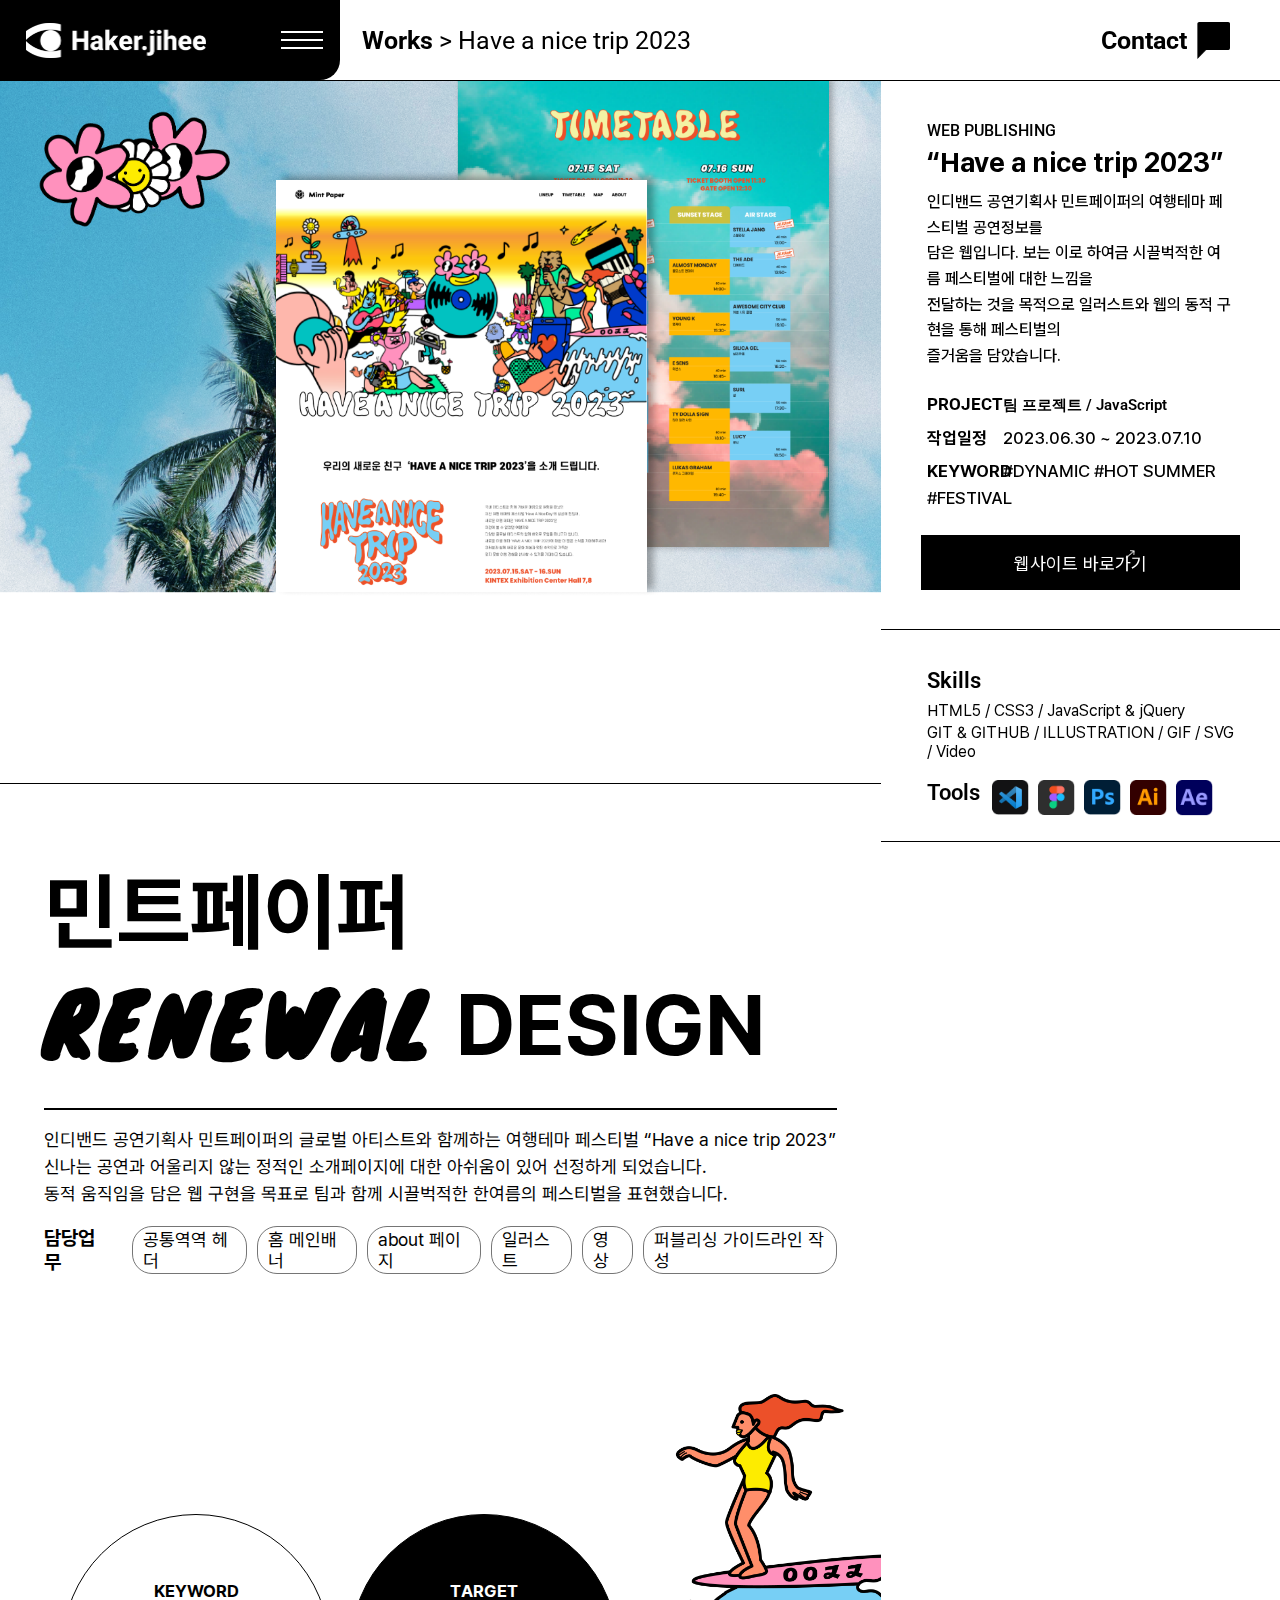
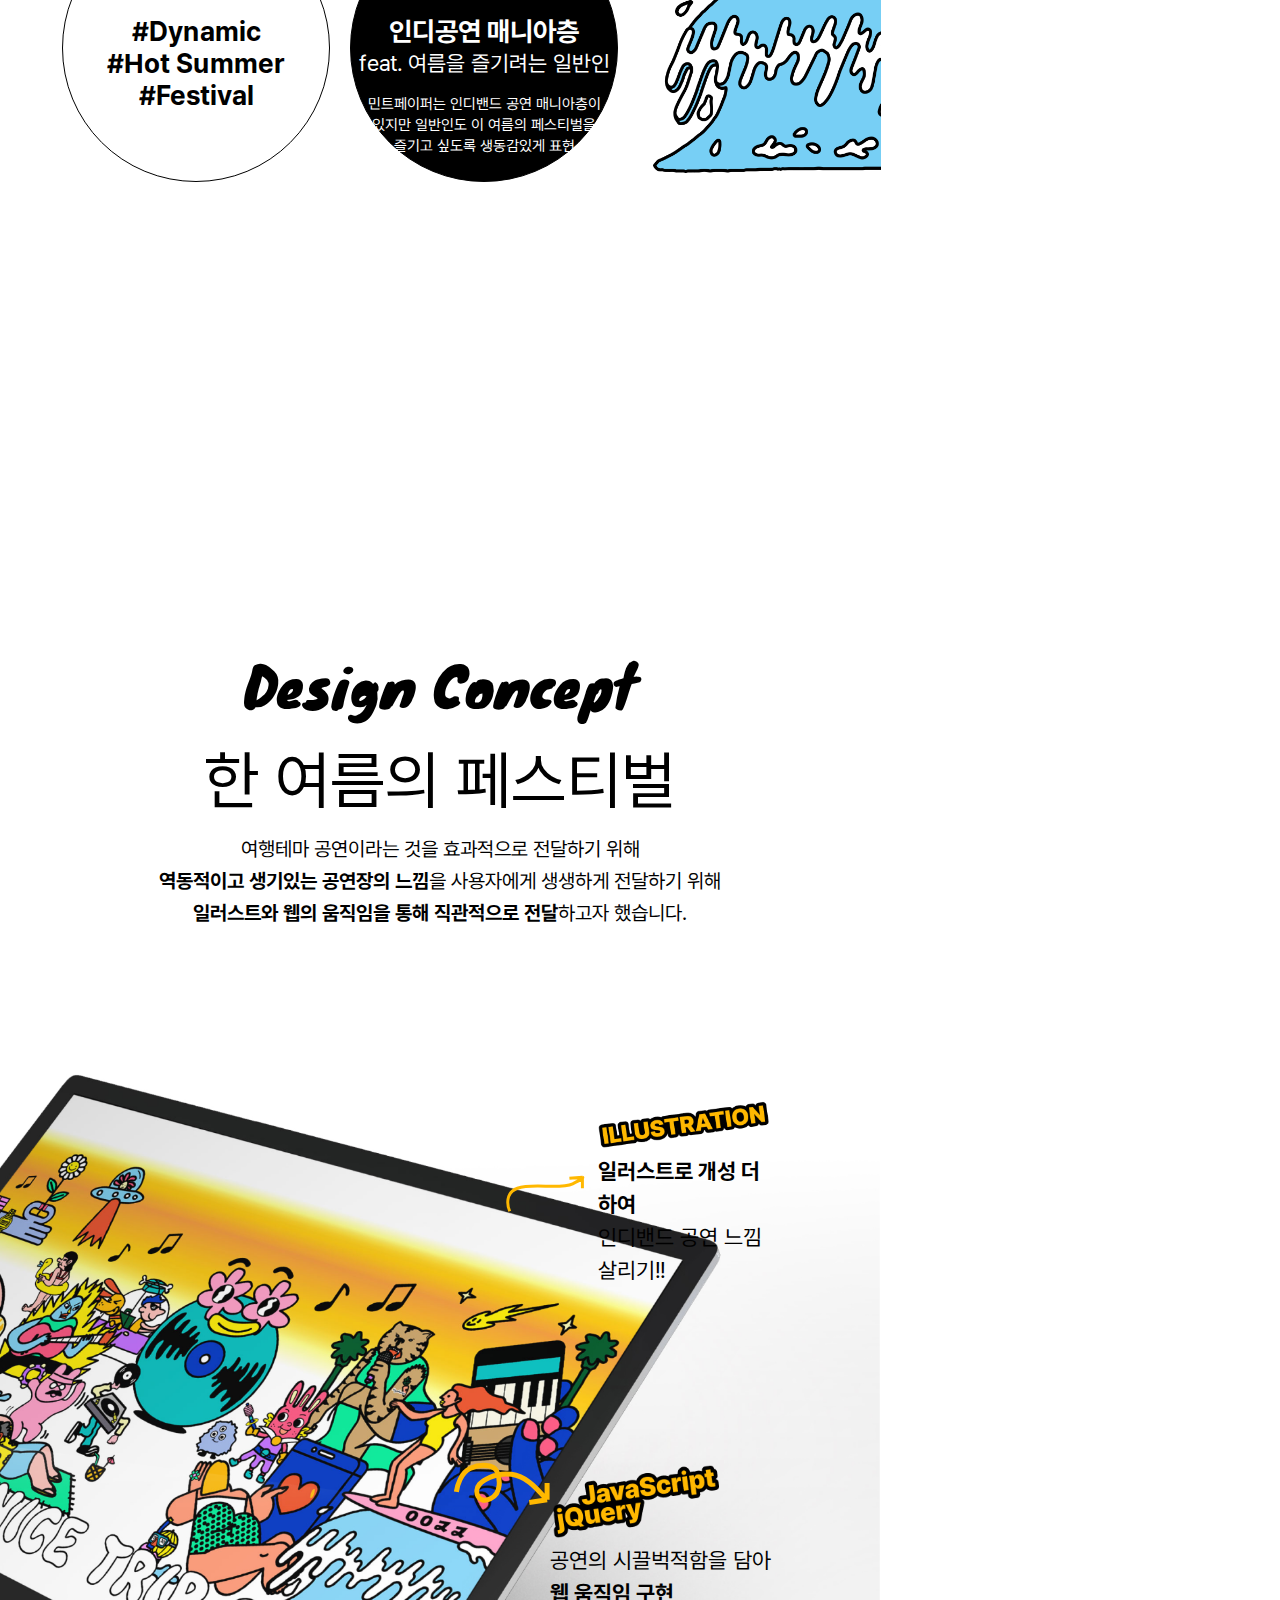
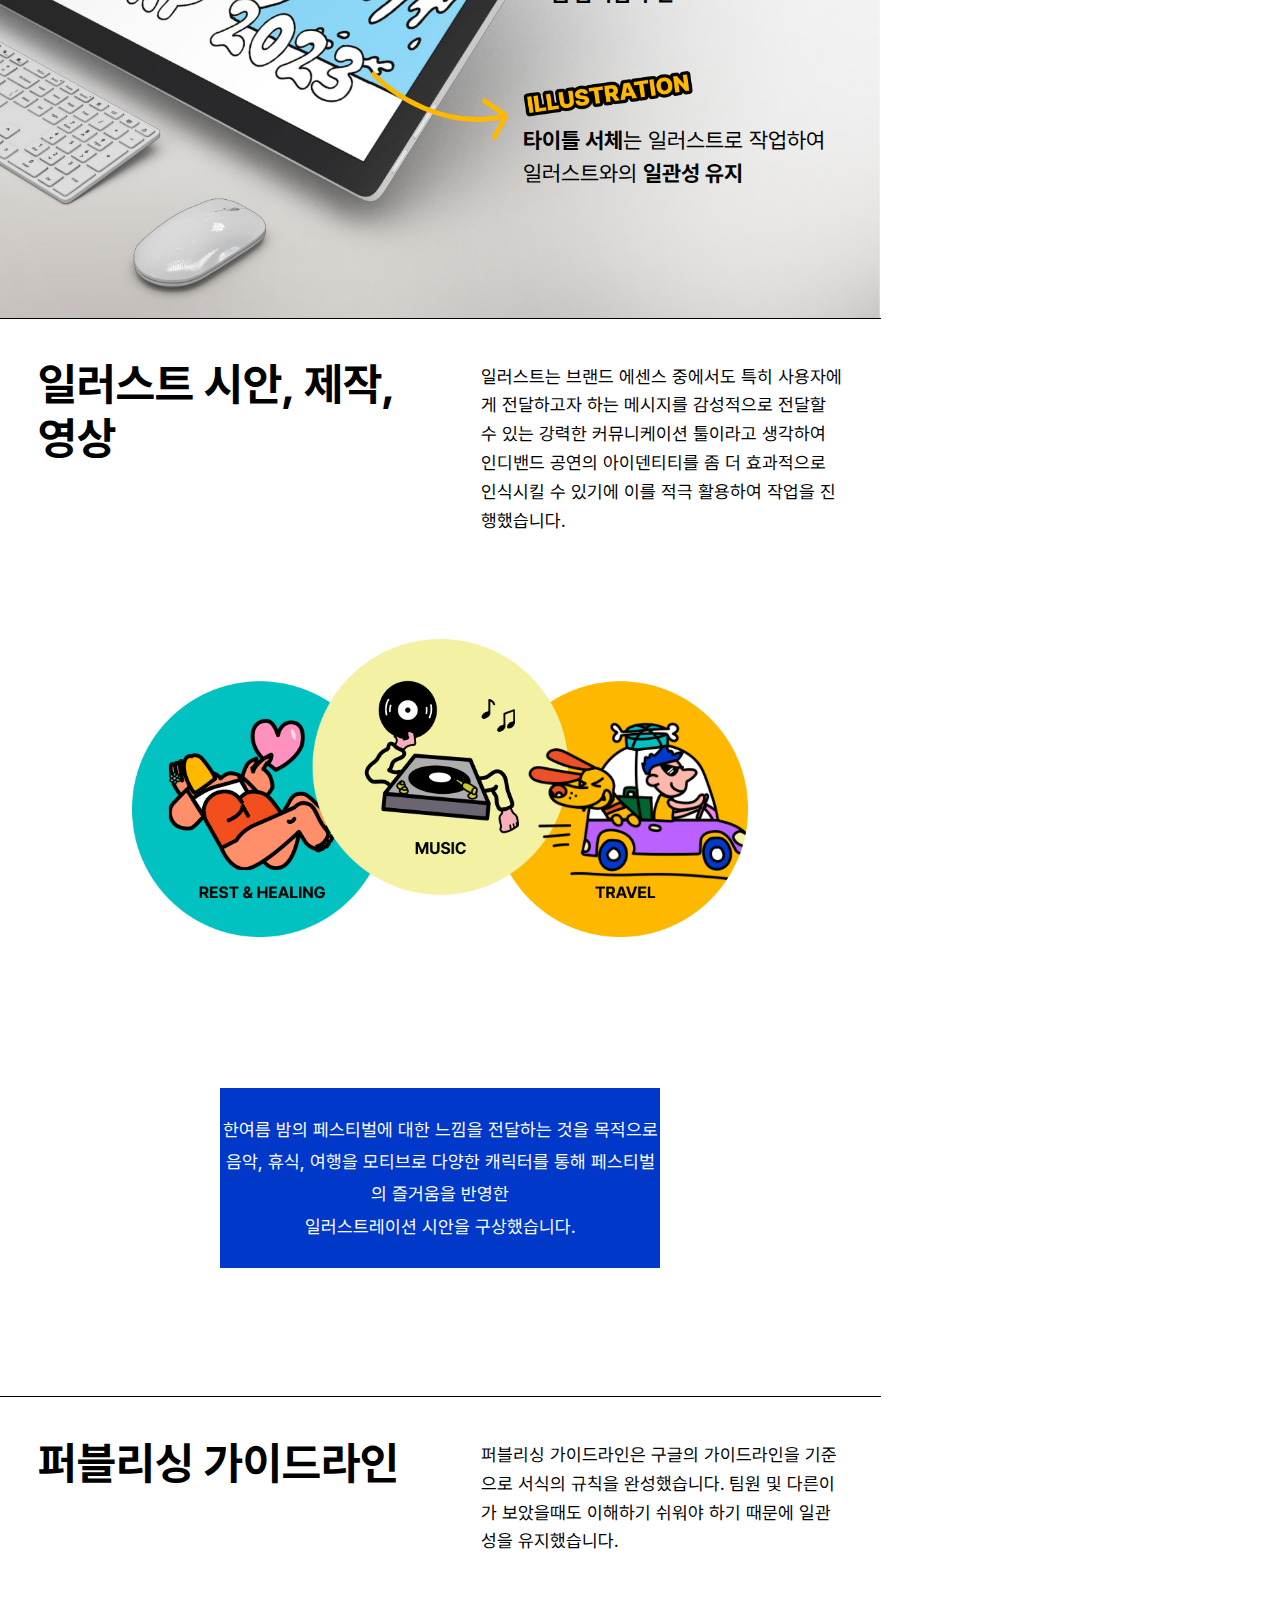
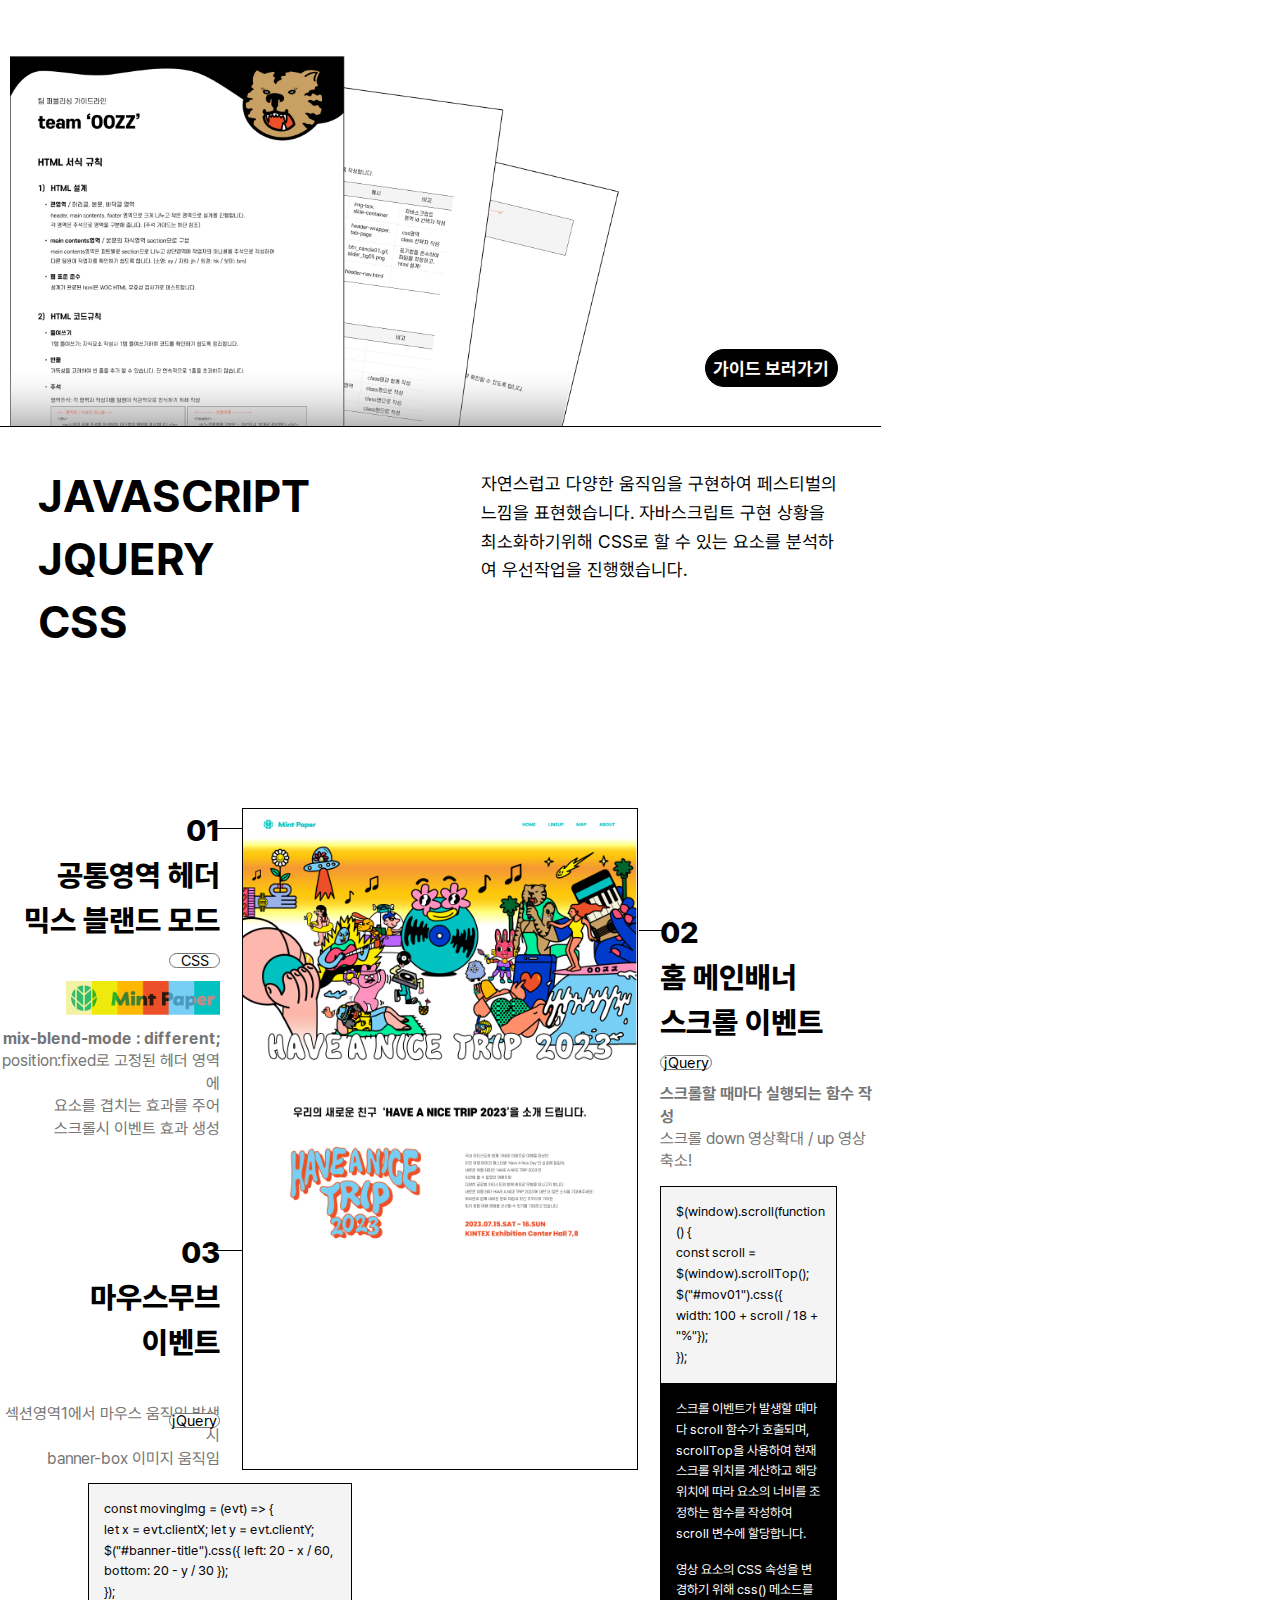
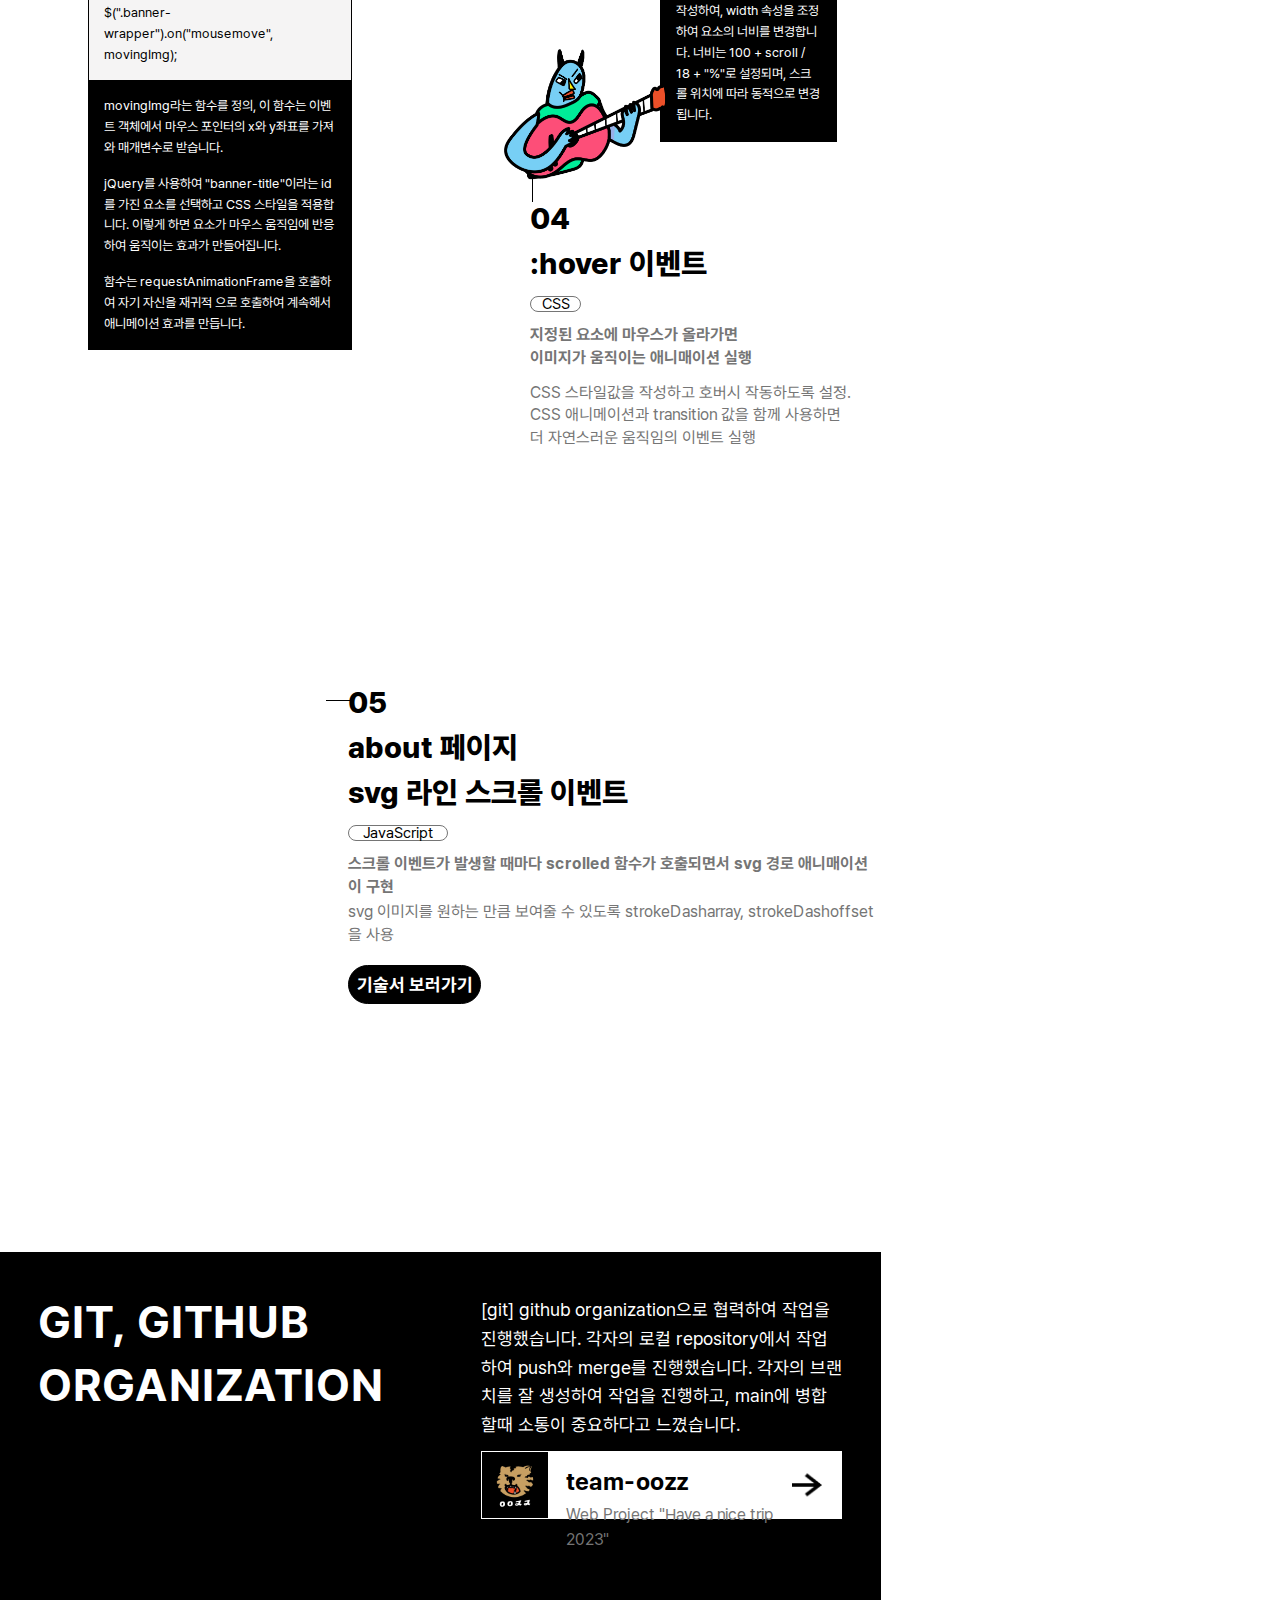
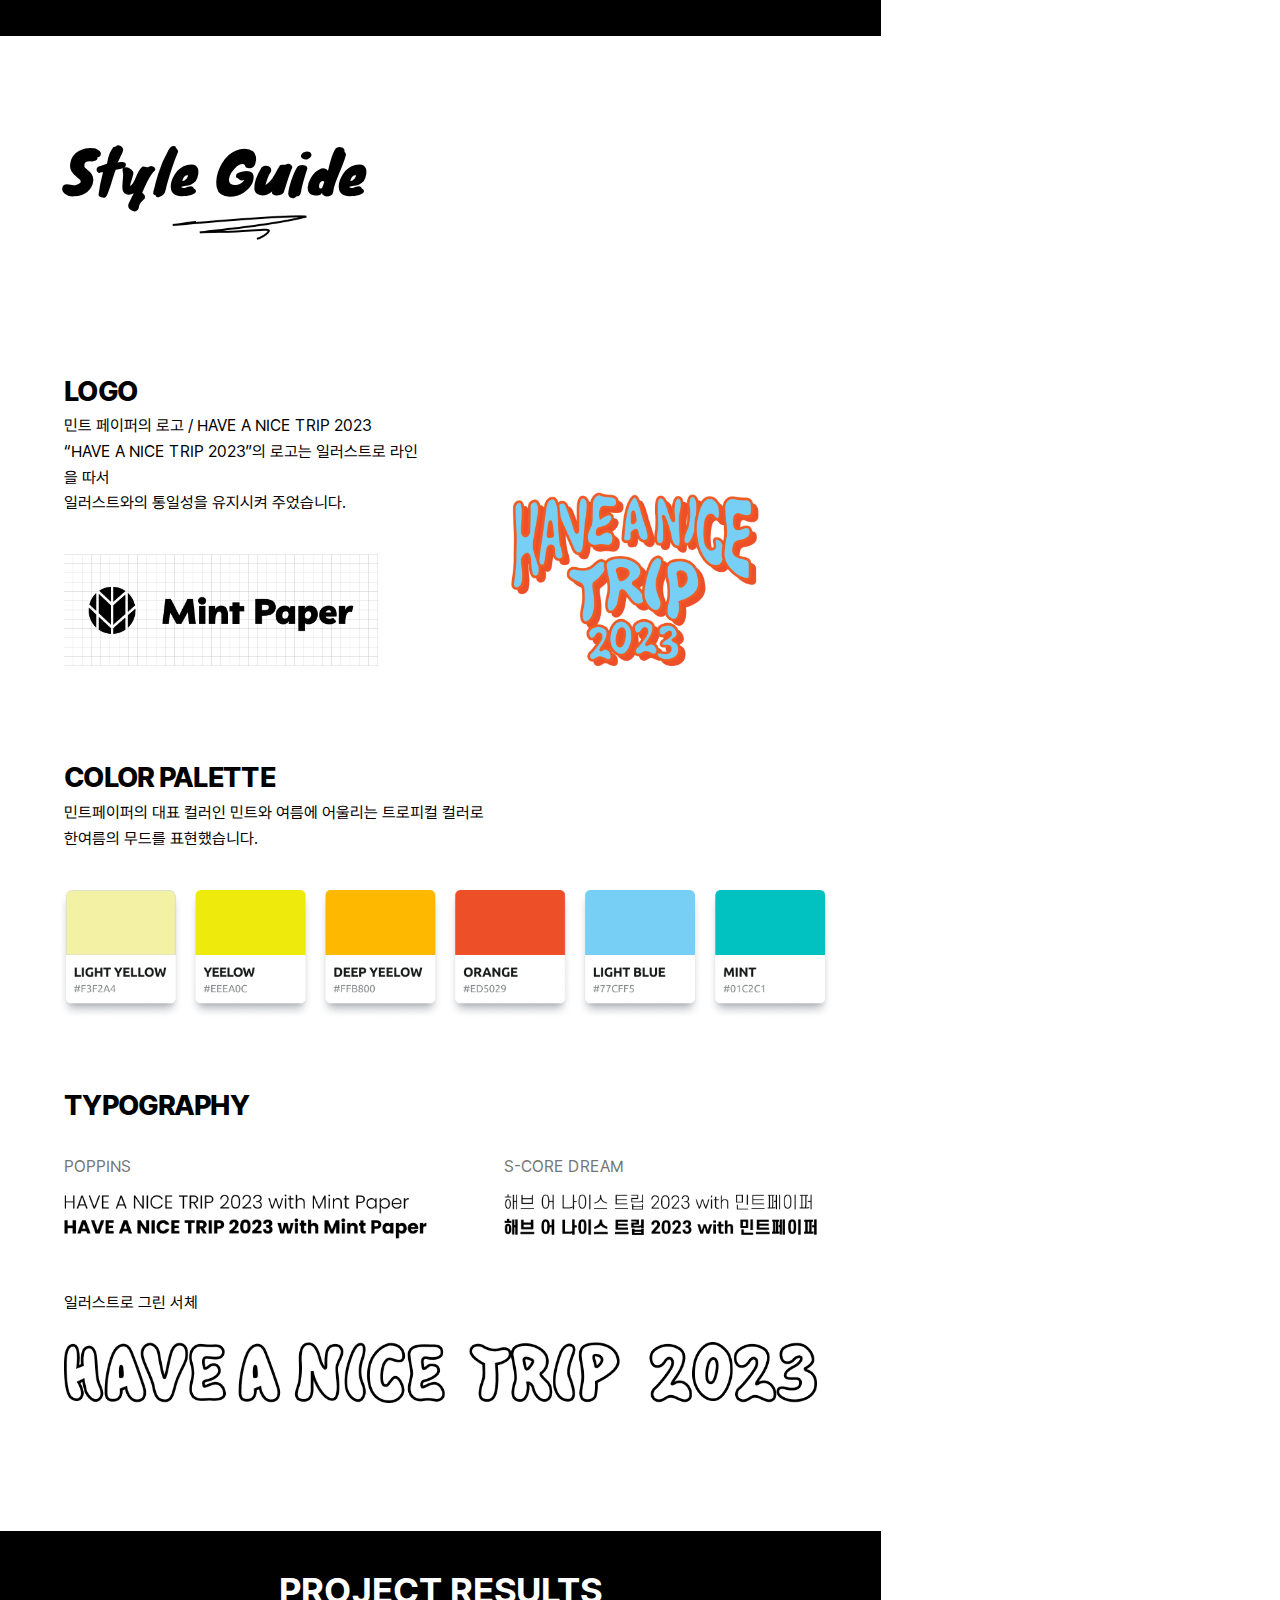
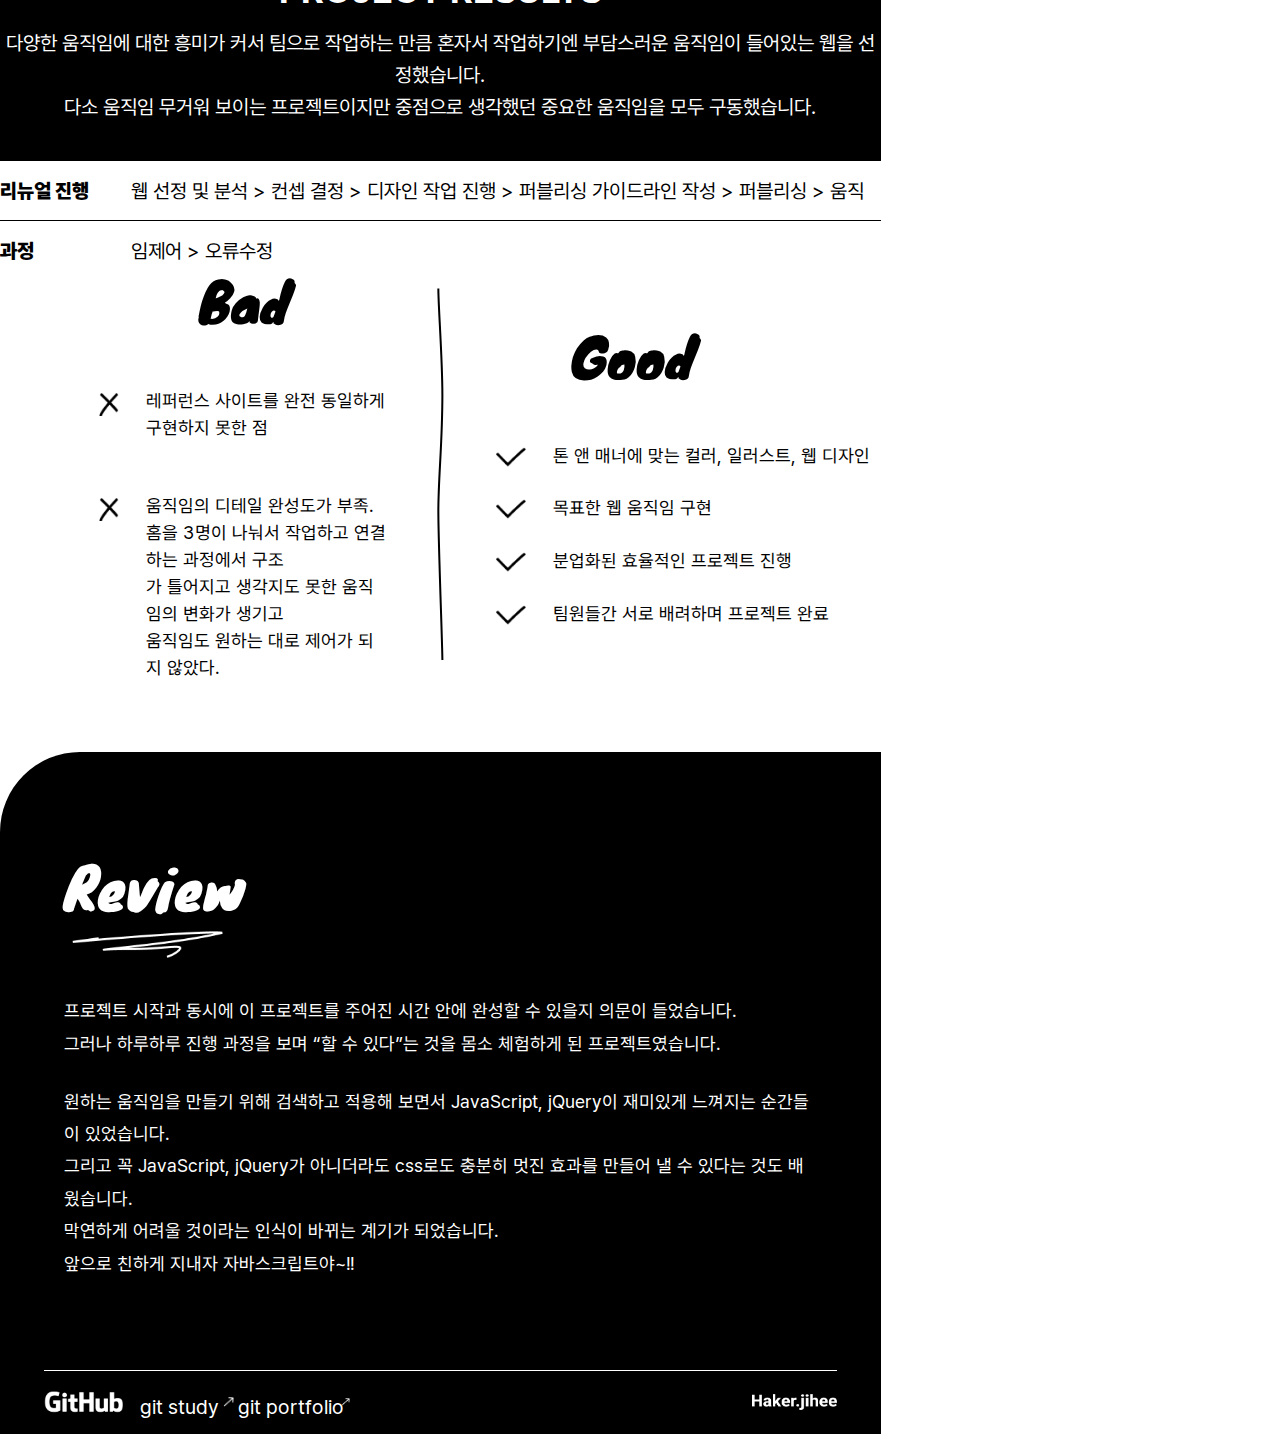
<file: works/page-nicetrip.html>
<!DOCTYPE html>
<html lang="ko">

<head>
    <meta charset="UTF-8">
    <meta name="viewport" content="width=device-width, initial-scale=1.0">
    <meta http-equiv="X-UA-Compatible" content="IE=edge">
    <title>Have a nice trip 2023</title>

    <!-- favicon -->
    <link rel="shortcut icon" href="../common/favicon/favicon.ico" type="image/x-icon">
    <link rel="apple-touch-icon" sizes="120x120" href="../common/favicon/apple-touch-icon.png">
    <link rel="icon" type="image/png" sizes="32x32" href="../common/favicon/favicon-32x32.png">
    <link rel="icon" type="image/png" sizes="16x16" href="../common/favicon/favicon-16x16.png">

    <!-- og  -->
    <meta property="og:title" content="haker.jihee Have a nice trip 2023">
    <meta property="og:description" content="Have a nice trip 2023 설명페이지입니다.">
    <meta property="og:image" content="https://leejihi.github.io/portfolio/works/images/og-oz.jpg">
    <meta property="og:url" content="https://leejihi.github.io/portfolio/works/page-nicetrip">

    <!-- reset -->
    <link rel="stylesheet" href="../common/reset.css">

    <!-- 헤더css -->
    <link rel="stylesheet" href="./common-pageStyle.css">
    <!-- pc 우선 -->
    <link rel="stylesheet" href="./page-nicetripStyle.css">


    <!-- jQuery -->
    <script src="../common/jquery-3.7.0.min.js"></script>

    <!-- 내가 작성한 js -->
    <script defer src="./page-common.js"></script>
    <script defer src="./page-nicetrip.js"></script>
</head>

<body>
    <!-- header -->
    <header>
        <div class="h-nav">
            <div class="nav-title">
                <h1><a href="https://leejihi.github.io/portfolio">지희로고</a></h1>
                <div id="toggle_btn" class="flex_wrap">
                    <div class="mobile_icon">
                        <span class="bar1 transit"></span>
                        <span class="bar2 transit"></span>
                        <span class="bar3 transit"></span>
                    </div>
                </div>
            </div>

            <div class="nav">
                <menu class="global-gnb">
                    <li><a href="https://leejihi.github.io/portfolio">Home</a></li>
                    <li><a href="https://leejihi.github.io/portfolio/about/about">About me</a></li>
                    <li><a href="https://leejihi.github.io/portfolio/#myWeb">Works</a></li>
                </menu>
                <ul class="h-sns">
                    <li><a href="https://github.com/Leejihi/portfolio" target="_blank">깃허브로고</a></li>
                    <li><a href="#">카카오톡로고</a></li>
                </ul>
            </div>
        </div>

        <div class="sub-nav">
            <p>Works<span class="nomarl"> > Have a nice trip 2023</span></p>
            <div class="sub-btn">
                <div class="open-btn">Contact</div>
                <img src="../images/contact.png" alt="컨텍 말주머니">
            </div>
            <ul class="sub-popup">
                <li>
                    <h3>mail</h3>
                    <p>haker.jihee@gmail.com</p>
                    <p>*1~2일내로 답변을 드리고 있습니다. 참고 부탁드립니다.</p>
                </li>
                <li>
                    <h3>kakao id</h3>
                    <p>haker_jihee</p>
                    <p>*카카오톡 채널 운영 시간 10am ~ 5pm</p>
                </li>
                <li>Haker.jihee</li>
                <li><a href="#" class="close-btn">닫기 X</a></li>
            </ul>
        </div>
    </header>

    <main>
        <!-- 메인 왼쪽 영역 -->
        <section class="left">
            <div class="m-banner">Have a nice trip 2023 웹사이트 이미지</div>

            <div class="m-title">
                <h3>민트페이퍼</h3>
                <h3><span class="point-txt">RENEWAL</span> DESIGN</h3>
                <p class="line">인디밴드 공연기획사 민트페이퍼의
                    글로벌 아티스트와 함께하는 여행테마 페스티벌 “Have a nice trip 2023”
                </p>
                <p>신나는 공연과 어울리지 않는 정적인 소개페이지에 대한 아쉬움이 있어 선정하게 되었습니다.
                </p>
                <p>동적 움직임을 담은 웹 구현을 목표로 팀과 함께 시끌벅적한 한여름의 페스티벌을 표현했습니다.</p>

                <ul class="task">
                    <li class="bold">담당업무</li>

                    <li>공통역역 헤더</li>
                    <li>홈 메인배너</li>
                    <li>about 페이지</li>
                    <li>일러스트</li>
                    <li>영상</li>
                    <li>퍼블리싱 가이드라인 작성</li>

                </ul>
            </div>

            <div class="m-point">
                <div class="point">
                    <h5>keyword</h5>
                    <p class="title">#Dynamic<span class="block">#Hot Summer</span><span class="block">#Festival</span>
                    </p>
                </div>

                <div class="point">
                    <h5>TARGET</h5>
                    <p class="title">인디공연 매니아층</p>
                    <p class="sub-title">feat. 여름을 즐기려는 일반인</p>
                    <p>민트페이퍼는 인디밴드 공연 매니아층이 <br>
                        있지만 일반인도 이 여름의 페스티벌을 <br>
                        즐기고 싶도록 생동감있게 표현</p>
                </div>
            </div>

            <div class="direction">
                <div class="direction-title">
                    <svg class="vertical-line">
                        <path
                            d="M20.336 1C33.2615 16.5494 39.984 41.0695 41.8832 48.5452C43.7823 56.0209 44.8891 71.8693 31.0618 79.644C19.9287 85.9038 10.9221 86.5216 6.41318 82.6342C1.90428 78.7469 0.256586 68.2136 4.30903 67.0848C11.8239 64.9917 22.6452 74.8595 26.8535 88.6147C31.0618 102.37 30.7612 112.537 29.5589 120.611C28.3565 128.684 -2.20834 200.451 17.5351 216" />
                    </svg>
                    <h2>Design Concept</h2>
                    <h3>한 여름의 페스티벌</h3>
                    <p>여행테마 공연이라는 것을 효과적으로 전달하기 위해
                        <span class="block"><span class="bold">역동적이고 생기있는 공연장의 느낌</span>을 사용자에게 생생하게 전달하기 위해</span>
                        <span class="block"><span class="bold">일러스트와 웹의 움직임을 통해 직관적으로 전달</span>하고자 했습니다.</span>
                    </p>
                </div>

                <div class="renew-box">
                    <img src="./images/oz-concept-bg.png" alt="Have a nice trip 2023 웹사이트 모습">

                    <div class="renew-txt txt1">
                        <svg class="yellow-line" width="132" height="62" viewBox="0 0 132 62" fill="none">
                            <path
                                d="M6.27569 60C1.95753 50.2738 -1.49701 28.9215 19.2302 21.3214C45.1392 11.8214 90.139 24.0357 111.957 13.8571C129.411 5.71429 130.139 3.22619 128.321 3M128.321 3L106.503 4.69643M128.321 3V21.3214"
                                stroke="#FFB800" stroke-width="5" />
                        </svg>

                        <div class="txtBox">
                            <img src="./images/oz-txt-illust.png" alt="일러스트 영문">
                            <p><span class="block bold">일러스트로 개성 더하여</span>인디밴드 공연 느낌 살리기!!</p>
                        </div>
                    </div>

                    <div class="renew-txt txt2">
                        <svg class="yellow-line" width="97" height="43" viewBox="0 0 97 43" fill="none">
                            <path
                                d="M3.36447 29.8078C4.13532 23.7903 7.94452 10.7023 17.0145 6.49098C28.3521 1.22689 40.7418 2.88325 43.6962 9.00875C46.6506 15.1342 49.55 30.8772 37.299 36.786C25.048 42.6947 20.4719 29.2296 26.4905 22.2455C28.5805 19.8202 40.8055 9.95399 58.3639 12.3417C75.9223 14.7294 86.3869 30.3337 94.0908 37.76M94.0908 37.76L94.0821 21.0717M94.0908 37.76L76.2953 40.4658"
                                stroke="#FFB800" stroke-width="5" />
                        </svg>

                        <div class="txtBox">
                            <img src="./images/oz-txt-script.png" alt="자바스크립트 제이쿼리 영문">
                            <p>공연의 시끌벅적함을 담아<span class="block bold">웹 움직임 구현</span></p>
                        </div>
                    </div>

                    <div class="renew-txt txt3">
                        <svg class="yellow-line" width="140" height="71" viewBox="0 0 140 71" fill="none">
                            <path
                                d="M1.94354 2.61749C21.4709 23.5861 75.6609 61.5577 136.202 45.6957M136.202 45.6957L112.937 29.8292M136.202 45.6957L123.497 68.925"
                                stroke="#FFB800" stroke-width="5" />
                        </svg>

                        <div class="txtBox">
                            <img src="./images/oz-txt-illust.png" alt="일러스트 영문">
                            <p>
                                <span class="bold">타이틀 서체</span>는 일러스트로 작업하여 <span class="block">일러스트와의 <span
                                        class="bold">일관성 유지</span></span>
                            </p>
                        </div>
                    </div>
                </div>
            </div>

            <div class="illust">
                <div class="illust-txt">
                    <h4>일러스트 시안, 제작, 영상</h4>
                    <p>일러스트는 브랜드 에센스 중에서도 특히 사용자에게 전달하고자 하는 메시지를 감성적으로 전달할 수 있는 강력한 커뮤니케이션 툴이라고 생각하여 인디밴드 공연의 아이덴티티를 좀 더
                        효과적으로 인식시킬 수 있기에 이를 적극 활용하여 작업을 진행했습니다.</p>
                </div>

                <div class="illust-img">
                    <div class="motif-img"></div>
                    <div class="motif-txt">
                        <p>한여름 밤의 페스티벌에 대한 느낌을 전달하는 것을 목적으로
                            <span class="block">음악, 휴식, 여행을 모티브로 다양한 캐릭터를 통해 페스티벌의 즐거움을 반영한</span>
                            <span class="block">일러스트레이션 시안을 구상했습니다.</span>
                        </p>
                    </div>
                </div>

            </div>

            <div class="guide">
                <div class="guide-txt">
                    <h4>퍼블리싱 가이드라인</h4>
                    <p>퍼블리싱 가이드라인은 구글의 가이드라인을 기준으로 서식의 규칙을 완성했습니다. 팀원 및 다른이가 보았을때도 이해하기 쉬워야 하기 때문에 일관성을 유지했습니다.</p>
                </div>

                <div class="guide-img">
                    <img src="./images/oz-guide.png" alt="퍼블리싱 가이드 이미지">
                    <div class="sub-button"><a
                            href="https://github.com/team-oozz/team-oozz/blob/main/teamOozz-publishingGuide.pdf"
                            target="_blank">가이드
                            보러가기 >></a></div>
                </div>
            </div>

            <!-- 정신차리고 작업하자! 이건 그리드 -->
            <div class="script">
                <div class="script-txt">
                    <h4>JavaScript<br>jQuery<br>CSS</h4>
                    <p>자연스럽고 다양한 움직임을 구현하여 페스티벌의 느낌을 표현했습니다. 자바스크립트 구현 상황을 최소화하기위해 CSS로 할 수 있는 요소를 분석하여 우선작업을 진행했습니다.
                    </p>
                </div>

                <div class="script-img">


                    <svg class="mint-line" width="516" height="845" viewBox="0 0 516 845" fill="none">
                        <path
                            d="M271 9.99998C333.334 8.33331 466.4 33.4 500 147C542 289 375 327 264 369C153 411 61.0003 432 27.0003 517C-6.99975 602 17.5003 648 29.5003 654C41.5003 660 76.0002 656 83.0002 649C90.0002 642 80.0002 597 128 595C176 593 166.5 640.5 166.5 653.5C188.5 637.5 210 626 225 642C240 658 218 695 194 700C259 705.5 252 740 249 750C246 760 233 785 184 771C194 812 180.5 827.261 164 833C141 841 110 832.5 104 785C80 809.5 50.0629 806 36.0003 791C13.5 767 40.0001 717 67.0001 717C29.5003 704 4.00014 692 16.0001 658C30.2891 617.514 96.0003 624 101 687C128 671 141 672.428 158 687C173.167 700 175 738.625 147 750C131 756.5 107 756 95.5003 733.5C85.4021 713.743 98.0003 691.405 104 685.238"
                            stroke="#01C2C1" stroke-width="18" />
                    </svg>


                    <div class="script-info">
                        <!-- 웹 홈 상단이미지 -->
                        <div class="info-img">
                            <img src="./images/oz-webhome.png" alt="웹사이트 메인 상단 이미지">
                        </div>

                        <!-- 인포1 -->
                        <div class="info-1">
                            <h5 class="number">01
                                <br>공통영역 헤더<br>믹스 블랜드 모드
                            </h5>

                            <p class="info-tool">CSS</p>
                            <img src="./images/oz-mix.png" alt="믹스 블랜드 모드 예시">

                            <p class="bold">mix-blend-mode : different;</p>
                            <p>position:fixed로 고정된 헤더 영역에
                                <br>요소를 겹치는 효과를 주어<br>
                                스크롤시 이벤트 효과 생성
                            </p>
                        </div>

                        <!-- 인포2 -->
                        <div class="info-2">
                            <h5 class="number">02
                                <br>홈 메인배너<br>스크롤 이벤트
                            </h5>

                            <p class="info-tool">jQuery</p>

                            <p class="bold">스크롤할 때마다 실행되는 함수 작성</p>
                            <p>스크롤 down 영상확대 / up 영상 축소!</p>

                            <div class="info-skill">
                                <div class="p-box1">
                                    <p>$(window).scroll(function () {</p>
                                    <p>const scroll = $(window).scrollTop();</p>
                                    <p>$("#mov01").css({</p>
                                    <p> width: 100 + scroll / 18 + "%"});</p>
                                    <p>});</p>
                                </div>
                                <div class="p-box2">
                                    <p>스크롤 이벤트가 발생할 때마다 scroll
                                        함수가 호출되며, scrollTop을 사용하여
                                        현재 스크롤 위치를 계산하고 해당 위치에
                                        따라 요소의 너비를 조정하는 함수를 작성하여 scroll 변수에 할당합니다. </p>

                                    <p>영상 요소의 CSS 속성을 변경하기 위해 css() 메소드를 작성하여, width 속성을
                                        조정하여 요소의 너비를 변경합니다.
                                        너비는 100 + scroll / 18 + "%"로 설정되며,
                                        스크롤 위치에 따라 동적으로 변경됩니다.</p>
                                </div>
                            </div>
                        </div>

                        <!-- 인포3 -->
                        <div class="info-3-1">
                            <h5 class="number">03
                                <br>마우스무브<br>이벤트
                            </h5>

                            <p class="info-tool">jQuery</p>

                            <p>섹션영역1에서 마우스 움직임 발생시
                                <br>banner-box 이미지 움직임
                            </p>
                        </div>

                        <!-- 인포3 기술서 -->
                        <div class="info-3-2">
                            <div class="p-box p-box1">
                                <p>const movingImg = (evt) => {
                                </p>
                                <p> let x = evt.clientX;
                                    let y = evt.clientY;
                                </p>
                                <p> $("#banner-title").css({ left: 20 - x / 60, bottom: 20 - y / 30 });
                                </p>
                                <p></p>
                                <p>});</p>
                                <p>$(".banner-wrapper").on("mousemove", movingImg);</p>
                            </div>
                            <div class="p-box p-box2">
                                <p>movingImg라는 함수를 정의, 이 함수는 이벤트 객체에서 마우스 포인터의 x와 y좌표를 가져와 매개변수로 받습니다.</p>

                                <p>jQuery를 사용하여 "banner-title"이라는 id를 가진 요소를 선택하고 CSS 스타일을 적용합니다. 이렇게 하면 요소가 마우스 움직임에
                                    반응하여 움직이는 효과가 만들어집니다.</p>

                                <p>함수는 requestAnimationFrame을 호출하여 자기 자신을 재귀적
                                    으로 호출하여 계속해서 애니메이션 효과를 만듭니다.</p>
                            </div>
                        </div>

                        <!-- 인포4 -->
                        <div class="info-4">
                            <img src="./images/oz_img.png" alt="기타맨" class="gita">
                            <h5 class="number">04
                                <br>:hover 이벤트
                            </h5>

                            <p class="info-tool">CSS</p>

                            <p class="bold">지정된 요소에 마우스가 올라가면 <br>이미지가 움직이는 애니매이션 실행</p>
                            <p>CSS 스타일값을 작성하고 호버시 작동하도록 설정.
                                <br>CSS 애니메이션과 transition 값을 함께 사용하면<br>
                                더 자연스러운 움직임의 이벤트 실행
                            </p>
                        </div>

                        <!-- 인포5 -->
                        <div class="info-5">
                            <h5 class="number">05
                                <br>about 페이지
                                <br>svg 라인
                                스크롤 이벤트
                            </h5>

                            <p class="info-tool">JavaScript</p>

                            <p class="bold">스크롤 이벤트가 발생할 때마다 scrolled 함수가 호출되면서 svg 경로 애니매이션이 구현</p>
                            <p>svg 이미지를 원하는 만큼 보여줄 수 있도록 strokeDasharray, strokeDashoffset을 사용</p>

                            <div class="sub-button"><a
                                    href="https://github.com/Leejihi/portfolio/blob/main/works/Skill-page-nicetrip.pdf"
                                    target="_blank">기술서 보러가기 >></a></div>
                        </div>
                    </div>
                </div>
            </div>

            <div class="git">
                <div class="git-txt">
                    <h4>Git, Github<br>organization</h4>

                    <div class="git-txtBox">
                        <p>[git] github organization으로 협력하여 작업을 진행했습니다. 각자의 로컬 repository에서 작업하여 push와 merge를 진행했습니다.
                            각자의
                            브랜치를 잘 생성하여 작업을 진행하고, main에 병합할때 소통이 중요하다고 느꼈습니다.</p>
                        <div class="git-button">
                            <a href="https://github.com/team-oozz/team-oozz" target="_blank">
                                <img src="./images/oz-git.jpg" alt="team-oozz 썸네일">
                                <div class="git-bTxt">
                                    <p><span class="bold block">team-oozz</span>Web Project "Have a nice trip 2023"</p>
                                </div>
                                <img src="./images/oz_arrow_bk.png" alt="화살표" class="go-git">
                            </a>
                        </div>
                    </div>

                </div>


            </div>



            <!-- 스타일 작성 -->
            <div class="style">
                <h2>Style Guide</h2>
                <div class="line">밑줄</div>

                <div class="box box1">
                    <div class="txtBox1">
                        <p class="title">Logo</p>
                        <p>민트 페이퍼의 로고 / HAVE A NICE TRIP 2023
                            <span class="block">“HAVE A NICE TRIP 2023”의 로고는 일러스트로 라인을 따서</span><span class="block">
                                일러스트와의 통일성을 유지시켜 주었습니다.</span>
                        </p>
                        <div class="imgBox1">
                            <img src="./images/oz-logo1.png" alt="한글로고">
                        </div>
                    </div>

                    <div class="txtBox2">
                        <img src="./images/oz-logo2.png" alt="Have a nice trip 2023  로고">
                    </div>
                </div>

                <div class="box box2">
                    <p class="title">Color Palette</p>
                    <p>민트페이퍼의 대표 컬러인 민트와 여름에 어울리는 트로피컬 컬러로
                        <span class="block">한여름의 무드를 표현했습니다.</span>
                    </p>
                    <div class="imgBox1">
                        <img src="./images/oz-color.png" alt="컬러팔레트">
                    </div>
                </div>

                <div class="box box3">
                    <p class="title">Typography</p>

                    <div class="typoBox">
                        <div>
                            <p class="small">POPPINS</p>
                            <img src="./images/oz-typo1.png" alt="POPPINS폰트">
                        </div>

                        <div>
                            <p class="small">S-CORE DREAM</p>
                            <img src="./images/oz-typo2.png" alt="S-CORE DREAM 폰트">
                        </div>
                    </div>

                    <div class="typo">
                        <p class="small">일러스트로 그린 서체</p>
                        <img src="./images/oz-typo3.png" alt="일러스트 서체">
                    </div>
                </div>
            </div>

            <div class="publishing">
                <div class="publishing-title">
                    <h3>Project Results</h3>
                    <p>다양한 움직임에 대한 흥미가 커서 팀으로 작업하는 만큼 혼자서 작업하기엔 부담스러운 움직임이 들어있는 웹을 선정했습니다.<span class="block">다소 움직임 무거워
                            보이는 프로젝트이지만 중점으로 생각했던 중요한 움직임을 모두 구동했습니다.</span></p>
                </div>
                <div class="progress">
                    <p class="bold">리뉴얼 진행과정</p>
                    <p>웹 선정 및 분석 > 컨셉 결정 > 디자인 작업 진행 > 퍼블리싱 가이드라인 작성 > 퍼블리싱 > 움직임제어 > 오류수정</p>
                </div>

                <div class="ox-box">
                    <div class="problem">
                        <p class="title">Bad</p>
                        <svg class="line-pro">
                            <path
                                d="M1 5.00022C7.66667 1.66688 34 0.000216722 66 4.00022C106 9.00022 182 4.00022 204 4.00022C226 4.00022 294 4.00022 315 4.00022" />
                        </svg>
                        <ul>
                            <li><img src="./images/line-X.png" alt="x선">
                                <p class="margin-under">레퍼런스 사이트를 완전 동일하게
                                    구현하지 못한 점</p>
                            </li>

                            <li><img src="./images/line-X.png" alt="x선">
                                <p>움직임의 디테일 완성도가 부족.
                                    <span class="block">홈을 3명이 나눠서 작업하고 연결하는 과정에서 구조</span>
                                    <span class="block">가 틀어지고 생각지도 못한 움직임의 변화가 생기고</span><span class="block">움직임도 원하는
                                        대로 제어가 되지 않았다.</span>

                                </p>
                            </li>
                        </ul>
                    </div>

                    <svg viewBox="0 0 10 553" class="line-center">
                        <path d="M2 0C2 29.3333 8 101.4 8 159C8 231 2 281 2 331C2 381 8 529 8 553" />
                    </svg>

                    <div class="solution">
                        <p class="title">Good</p>
                        <svg class="line-sol" viewBox="0 0 305 91">
                            <path
                                d="M91 3.99995C82.3333 1.33328 53 3.99995 41 3.99995C26 3.99995 2 19 2 37C2 55 11 63 30 70.9999C60 83.6314 111 88.9999 174 88.9999C237 88.9999 303 72 303 46C303 20 242 8.99995 214 3.99995C186 -1.00005 160 3.99998 131 11.9999" />
                        </svg>
                        <ul>
                            <li><img src="./images/line-V.png" alt="v선">
                                <p>톤 앤 매너에 맞는 컬러, 일러스트, 웹 디자인</p>
                            </li>

                            <li><img src="./images/line-V.png" alt="v선">
                                <p>목표한 웹 움직임 구현</p>
                            </li>

                            <li><img src="./images/line-V.png" alt="v선">
                                <p>분업화된 효율적인 프로젝트 진행</p>
                            </li>

                            <li><img src="./images/line-V.png" alt="v선">
                                <p>팀원들간 서로 배려하며 프로젝트 완료</p>
                            </li>
                        </ul>
                    </div>
                </div>
            </div>

            <!-- footer -->
            <footer>
                <div class="review">
                    <h2>Review</h2>
                    <div class="line">밑줄</div>

                    <div class="p-box">
                        <p>프로젝트 시작과 동시에 이 프로젝트를 주어진 시간 안에 완성할 수 있을지 의문이 들었습니다.
                            <span class="block">그러나 하루하루 진행 과정을 보며 “할 수 있다”는 것을 몸소 체험하게 된 프로젝트였습니다. </span>
                        </p>

                        <p>원하는 움직임을 만들기 위해 검색하고 적용해 보면서 JavaScript, jQuery이 재미있게 느껴지는 순간들이 있었습니다.
                            <span class="block">그리고 꼭 JavaScript, jQuery가 아니더라도 css로도 충분히 멋진 효과를 만들어 낼 수 있다는 것도
                                배웠습니다.</span>
                            <span class="block">막연하게 어려울 것이라는 인식이 바뀌는 계기가 되었습니다.</span>
                            <span class="block">앞으로 친하게 지내자 자바스크립트야~!!</span>
                        </p>
                    </div>
                </div>
                <div class="f-info">
                    <ul class="all-git">
                        <li><img src="./images/GitHub_Logo_White.png" alt="깃허브로고"></li>
                        <li><a href="https://github.com/Leejihi/study_JH" target="_blank">git study</a></li>
                        <li><a href="https://github.com/Leejihi/portfolio" target="_blank">git portfolio</a></li>
                    </ul>
                    <div class="f-logo">흰색하커지희로고</div>
                </div>
            </footer>
        </section>

        <!-- 메인 오른쪽 영역 -->
        <section class="right">
            <div class="r-wrapper">
                <div class="wrapper1">
                    <p>WEB PUBLISHING</p>
                    <h4>“Have a nice trip 2023”</h4>
                    <p>인디밴드 공연기획사 민트페이퍼의
                        여행테마 페스티벌 공연정보를
                        <span class="block">담은 웹입니다. 보는 이로 하여금 시끌벅적한 여름 페스티벌에 대한 느낌을</span>
                        <span class="block">전달하는 것을 목적으로 일러스트와 웹의 동적 구현을 통해 페스티벌의</span>
                        즐거움을 담았습니다.
                    </p>

                    <div class="txt">
                        <p><span class="bold">PROJECT</span>팀 프로젝트 / JavaScript</p>
                        <p><span class="bold">작업일정</span>2023.06.30 ~ 2023.07.10</p>
                        <p><span class="bold">KEYWORD</span>#DYNAMIC #HOT SUMMER #FESTIVAL</p>
                    </div>
                </div>

                <div class="link-box"><a href="https://team-oozz.github.io/team-oozz" target="_blank">웹사이트 바로가기</a>
                </div>
            </div>

            <div class="r-wrapper">
                <div class="wrapper1">
                    <ul class="skill">
                        <li class="title">Skills</li>
                        <li>HTML5 / CSS3 / JavaScript & jQuery</li>
                        <li>GIT & GITHUB / ILLUSTRATION / GIF / SVG / Video</li>
                    </ul>

                    <ul class="tool">
                        <li class="title">Tools</li>
                        <li>
                            <ul class="img">
                                <li><img src="./images/tool_VScord.png" alt="VScord 로고"></li>
                                <li><img src="./images/tool_figma.png" alt="figma 로고"></li>
                                <li><img src="./images/tool_photo.png" alt="포토샵 로고"></li>
                                <li><img src="./images/tool_illust.png" alt="일러스트 로고"></li>
                                <li><img src="./images/tool_after.png" alt="에프터이펙트 로고"></li>
                            </ul>
                        </li>
                    </ul>
                </div>
            </div>
        </section>
    </main>

    <!-- <div class="up-btn"><a href="#">위로</a></div> -->
</body>

</html>
</file>
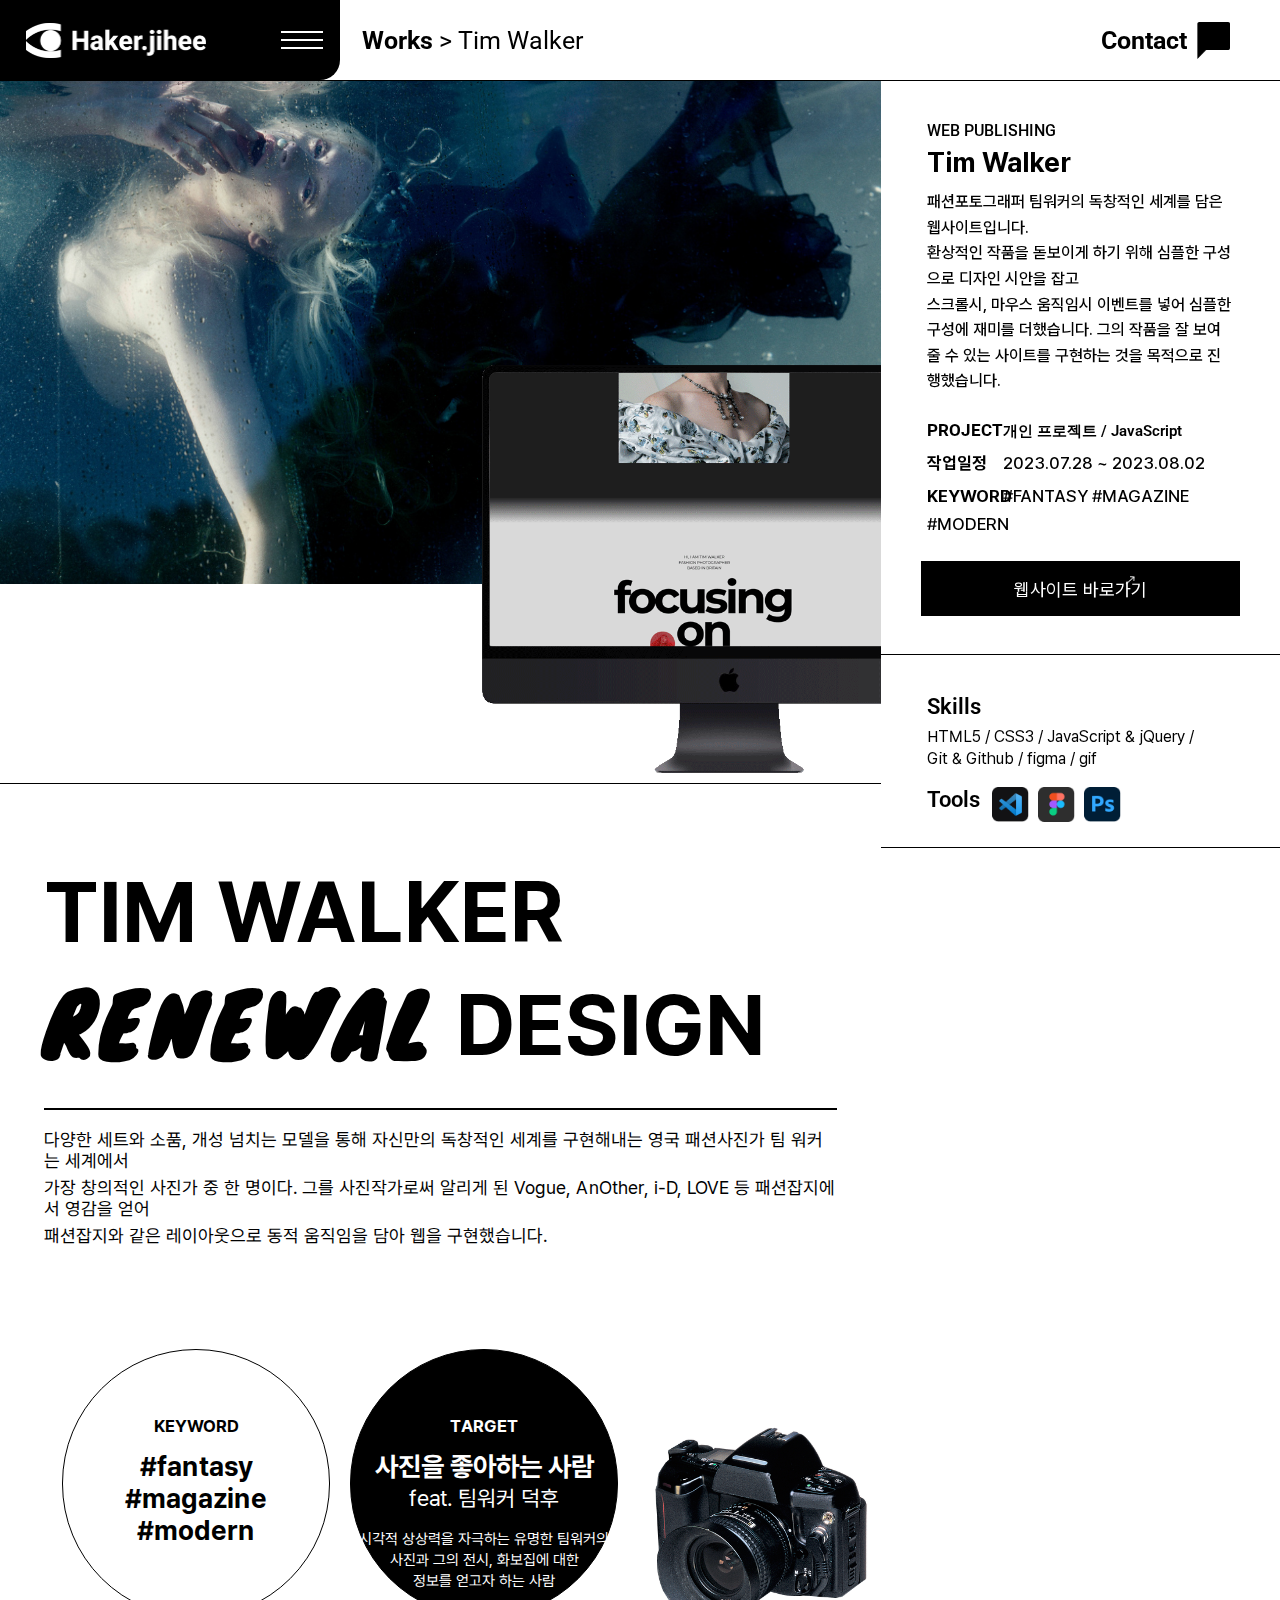
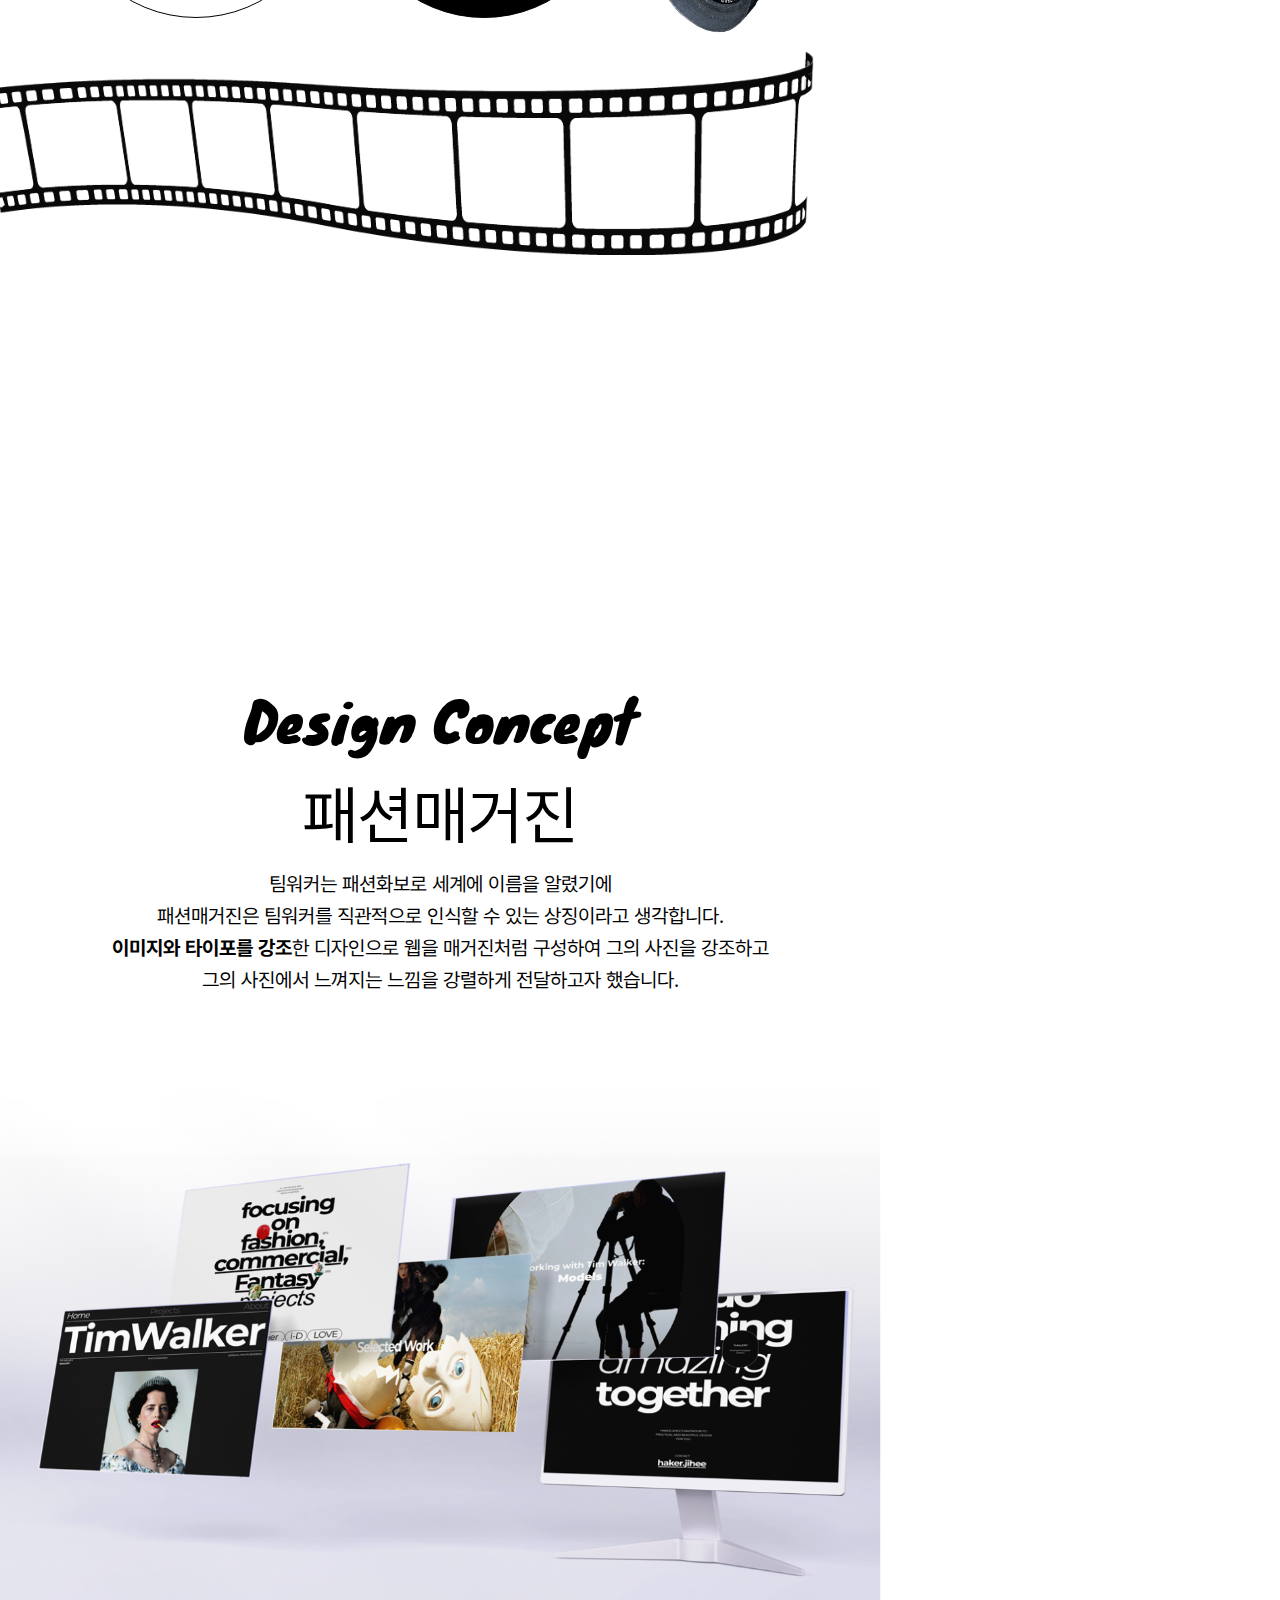
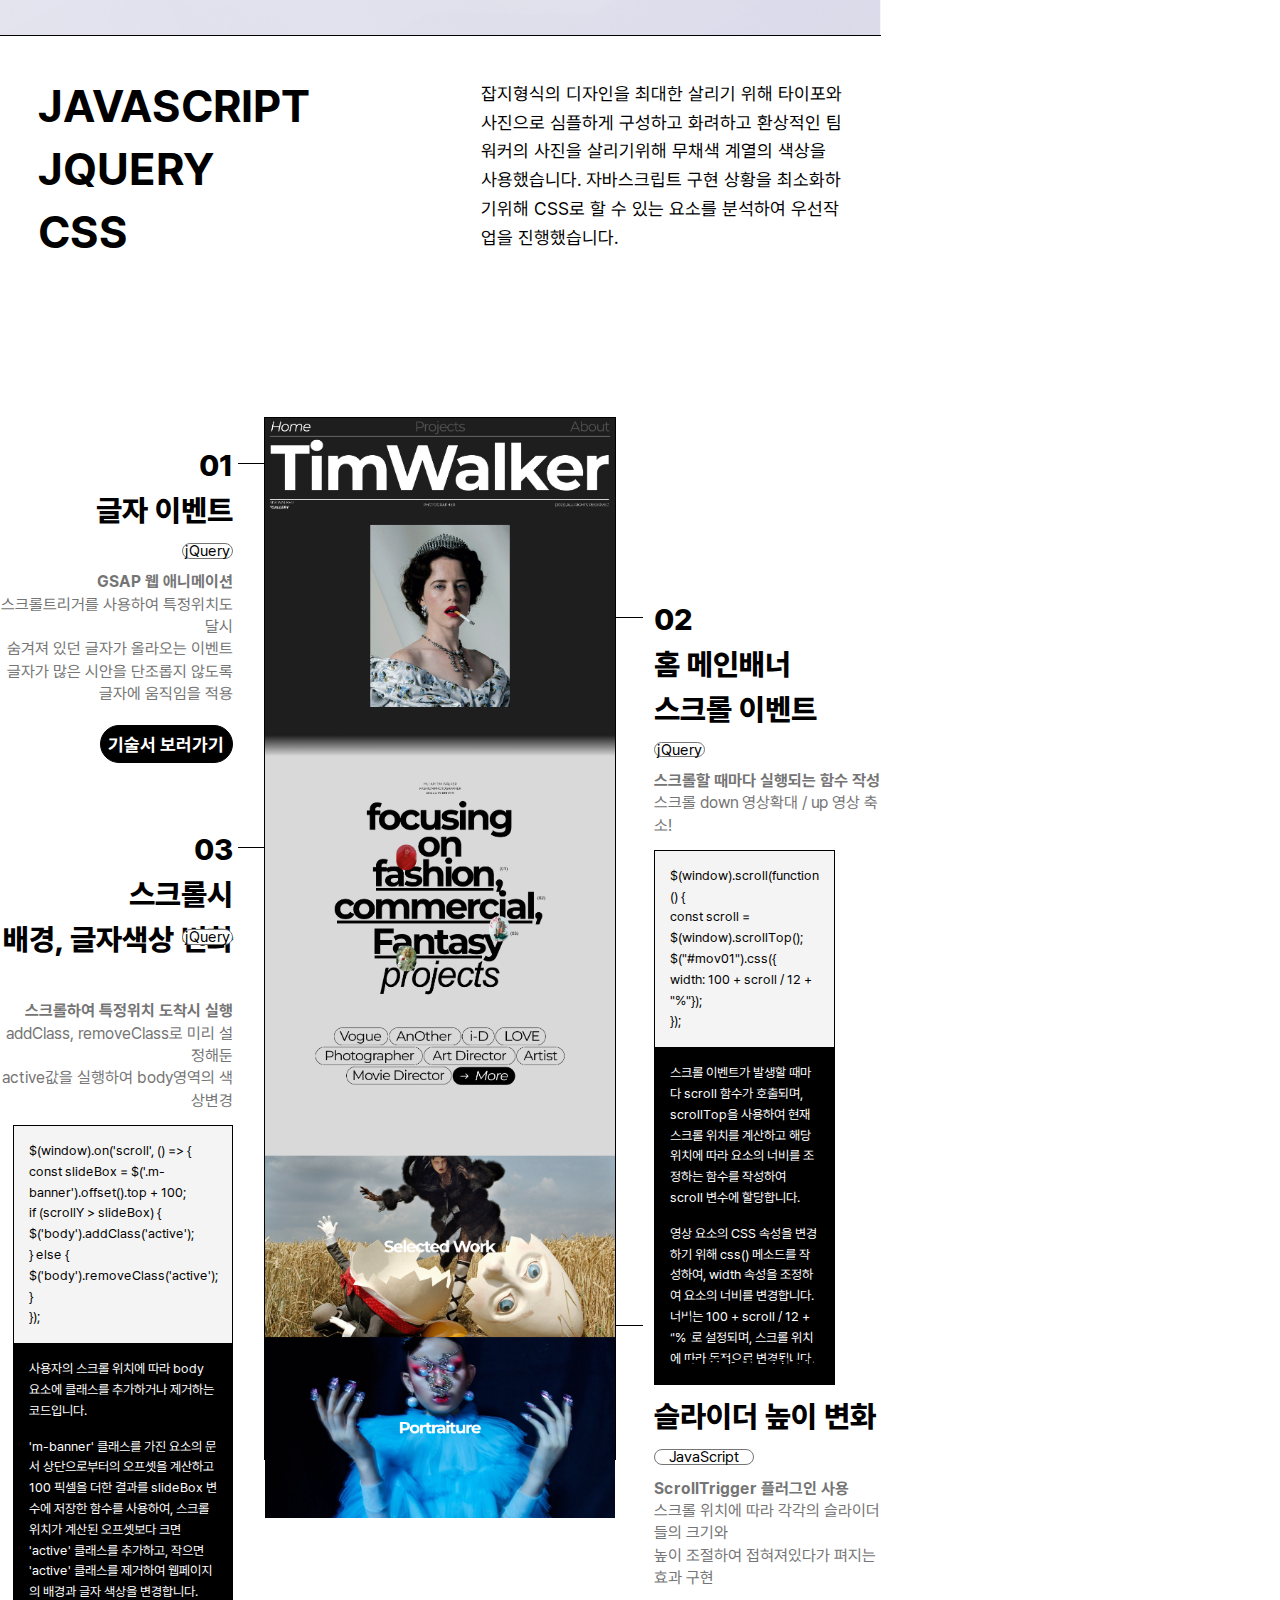
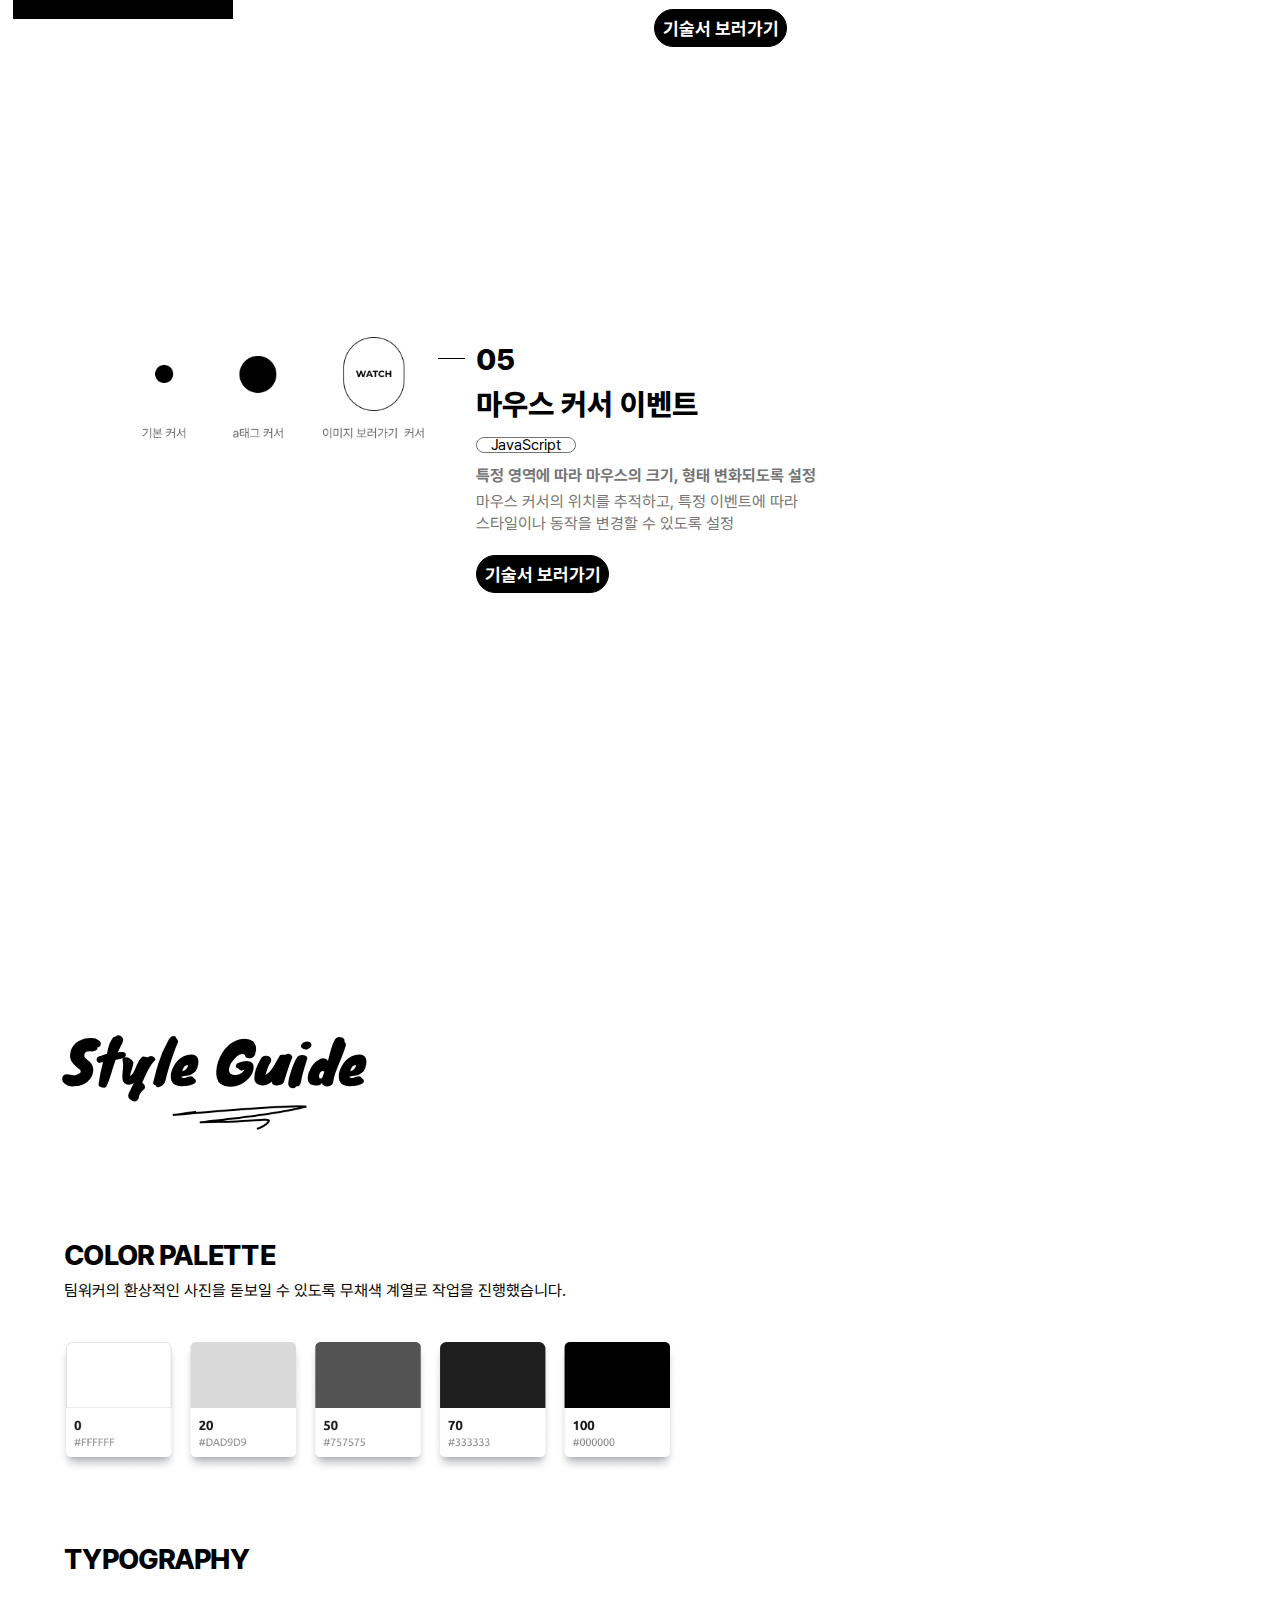
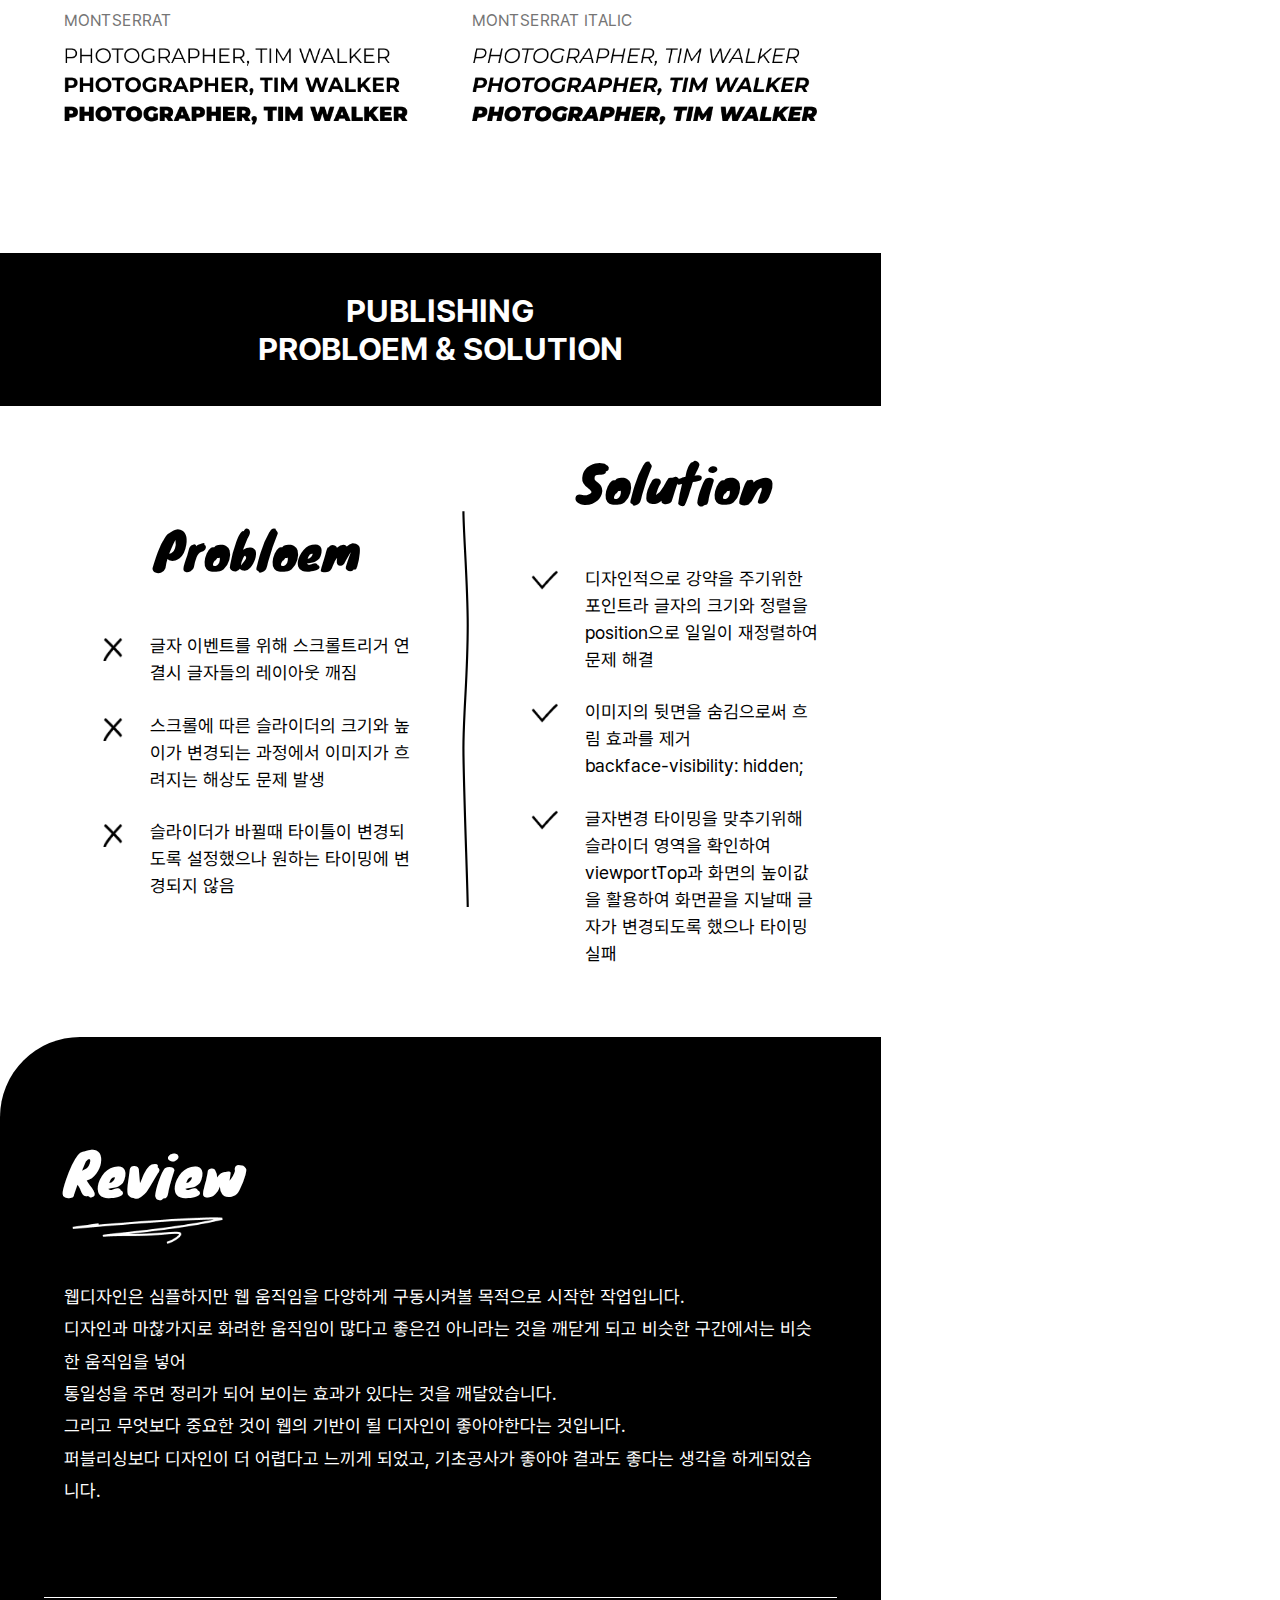
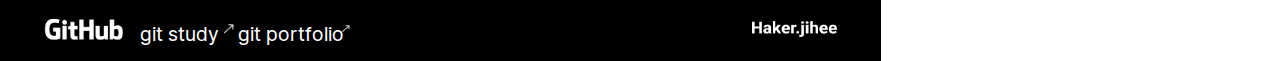
<file: works/page-tim.html>
<!DOCTYPE html>
<html lang="ko">

<head>
    <meta charset="UTF-8">
    <meta name="viewport" content="width=device-width, initial-scale=1.0">
    <meta http-equiv="X-UA-Compatible" content="IE=edge">
    <title>Tim Walker</title>

    <!-- favicon -->
    <link rel="shortcut icon" href="../common/favicon/favicon.ico" type="image/x-icon">
    <link rel="apple-touch-icon" sizes="120x120" href="../common/favicon/apple-touch-icon.png">
    <link rel="icon" type="image/png" sizes="32x32" href="../common/favicon/favicon-32x32.png">
    <link rel="icon" type="image/png" sizes="16x16" href="../common/favicon/favicon-16x16.png">

    <!-- og  -->
    <meta property="og:title" content="haker.jihee Tim Walker">
    <meta property="og:description" content="Tim Walker 설명페이지입니다.">
    <meta property="og:image" content="https://leejihi.github.io/portfolio/works/images/og-tim.jpg">
    <meta property="og:url" content="https://leejihi.github.io/portfolio/works/page-tim">

    <!-- reset -->
    <link rel="stylesheet" href="../common/reset.css">

    <!-- 헤더css -->
    <link rel="stylesheet" href="./common-pageStyle.css">
    <!-- pc 우선 -->
    <link rel="stylesheet" href="./page-timStyle.css">


    <!-- jQuery -->
    <script src="../common/jquery-3.7.0.min.js"></script>

    <!-- 내가 작성한 js -->
    <script defer src="./page-common.js"></script>
    <script defer src="./page-tim.js"></script>
</head>

<body>
    <!-- header -->
    <header>
        <div class="h-nav">
            <div class="nav-title">
                <h1><a href="https://leejihi.github.io/portfolio">지희로고</a></h1>
                <div id="toggle_btn" class="flex_wrap">
                    <div class="mobile_icon">
                        <span class="bar1 transit"></span>
                        <span class="bar2 transit"></span>
                        <span class="bar3 transit"></span>
                    </div>
                </div>
            </div>

            <div class="nav">
                <menu class="global-gnb">
                    <li><a href="https://leejihi.github.io/portfolio">Home</a></li>
                    <li><a href="https://leejihi.github.io/portfolio/about/about">About me</a></li>
                    <li><a href="https://leejihi.github.io/portfolio/#myWeb">Works</a></li>
                </menu>
                <ul class="h-sns">
                    <li><a href="https://github.com/Leejihi/portfolio" target="_blank">깃허브로고</a></li>
                    <li><a href="#">카카오톡로고</a></li>
                </ul>
            </div>
        </div>

        <div class="sub-nav">
            <p>Works<span class="nomarl"> > Tim Walker</span></p>
            <div class="sub-btn">
                <div class="open-btn">Contact</div>
                <img src="../images/contact.png" alt="컨텍 말주머니">
            </div>
            <ul class="sub-popup">
                <li>
                    <h3>mail</h3>
                    <p>haker.jihee@gmail.com</p>
                    <p>*1~2일내로 답변을 드리고 있습니다. 참고 부탁드립니다.</p>
                </li>
                <li>
                    <h3>kakao id</h3>
                    <p>haker_jihee</p>
                    <p>*카카오톡 채널 운영 시간 10am ~ 5pm</p>
                </li>
                <li>Haker.jihee</li>
                <li><a href="#" class="close-btn">닫기 X</a></li>
            </ul>
        </div>
    </header>

    <main>
        <!-- 메인 왼쪽 영역 -->
        <section class="left">
            <div class="m-banner">팀워커 웹사이트 이미지</div>

            <div class="m-title">
                <h3>tim walker</h3>
                <h3><span class="point-txt">RENEWAL</span> DESIGN</h3>
                <p class="line">다양한 세트와 소품, 개성 넘치는 모델을 통해 자신만의 독창적인 세계를 구현해내는 영국 패션사진가 팀 워커는 세계에서
                </p>
                <p>가장 창의적인 사진가 중 한 명이다. 그를 사진작가로써 알리게 된 Vogue, AnOther, i-D, LOVE 등 패션잡지에서 영감을 얻어
                </p>
                <p>패션잡지와 같은 레이아웃으로 동적 움직임을 담아 웹을 구현했습니다.</p>
            </div>

            <div class="m-point">
                <div class="point">
                    <h5>keyword</h5>
                    <p class="title">#fantasy<span class="block">#magazine</span><span class="block">#modern</span>
                    </p>
                </div>

                <div class="point">
                    <h5>TARGET</h5>
                    <p class="title">사진을 좋아하는 사람</p>
                    <p class="sub-title">feat. 팀워커 덕후</p>
                    <p>시각적 상상력을 자극하는 유명한 팀워커의<br>
                        사진과 그의 전시, 화보집에 대한<br>
                        정보를 얻고자 하는 사람</p>
                </div>
            </div>

            <div class="direction">
                <div class="direction-title">
                    <svg class="vertical-line">
                        <path
                            d="M20.336 1C33.2615 16.5494 39.984 41.0695 41.8832 48.5452C43.7823 56.0209 44.8891 71.8693 31.0618 79.644C19.9287 85.9038 10.9221 86.5216 6.41318 82.6342C1.90428 78.7469 0.256586 68.2136 4.30903 67.0848C11.8239 64.9917 22.6452 74.8595 26.8535 88.6147C31.0618 102.37 30.7612 112.537 29.5589 120.611C28.3565 128.684 -2.20834 200.451 17.5351 216" />
                    </svg>
                    <h2>Design Concept</h2>
                    <h3>패션매거진</h3>
                    <p>팀워커는 패션화보로 세계에 이름을 알렸기에
                        <span class="block">패션매거진은 팀워커를 직관적으로 인식할 수 있는 상징이라고 생각합니다.</span>
                        <span class="block"><span class="bold">이미지와 타이포를 강조</span>한 디자인으로 웹을 매거진처럼 구성하여 그의 사진을
                            강조하고</span>
                        <span class="block">그의 사진에서 느껴지는 느낌을 강렬하게 전달하고자 했습니다.</span>
                    </p>
                </div>

                <div class="renew-box">
                    <img src="./images/tim-bg.png" alt="팀워커 웹사이트 모습">
                </div>
            </div>

            <!-- 정신차리고 작업하자! 이건 그리드 -->
            <div class="script">
                <div class="script-txt">
                    <h4>JavaScript<br>jQuery<br>CSS</h4>
                    <p>잡지형식의 디자인을 최대한 살리기 위해 타이포와 사진으로 심플하게 구성하고 화려하고 환상적인 팀워커의 사진을 살리기위해 무채색 계열의 색상을 사용했습니다. 자바스크립트 구현
                        상황을 최소화하기위해 CSS로 할 수 있는 요소를 분석하여 우선작업을 진행했습니다.
                    </p>
                </div>

                <div class="script-img">
                    <div class="script-info">
                        <!-- 웹 홈 이미지 -->
                        <div class="info-img">
                            <img src="./images/tim-webhome.png" alt="웹사이트 메인 이미지">
                        </div>

                        <!-- 인포1 -->
                        <div class="info-1">
                            <h5 class="number">01
                                <br>글자 이벤트
                            </h5>

                            <p class="info-tool">jQuery</p>
                            <p class="bold">GSAP 웹 애니메이션</p>
                            <p>스크롤트리거를 사용하여 특정위치도달시
                                <br>숨겨져 있던 글자가 올라오는 이벤트<br>
                                글자가 많은 시안을 단조롭지 않도록<br>글자에 움직임을 적용
                            </p>

                            <div class="sub-button"><a
                                    href="https://github.com/Leejihi/portfolio/blob/main/works/Skill-page-tim_1.pdf"
                                    target="_blank">기술서 보러가기 >></a></div>
                        </div>

                        <!-- 인포2 -->
                        <div class="info-2">
                            <h5 class="number">02
                                <br>홈 메인배너<br>스크롤 이벤트
                            </h5>

                            <p class="info-tool">jQuery</p>

                            <p class="bold">스크롤할 때마다 실행되는 함수 작성</p>
                            <p>스크롤 down 영상확대 / up 영상 축소!</p>

                            <div class="info-skill">
                                <div class="p-box1">
                                    <p>$(window).scroll(function () {</p>
                                    <p>const scroll = $(window).scrollTop();</p>
                                    <p>$("#mov01").css({</p>
                                    <p> width: 100 + scroll / 12 + "%"});</p>
                                    <p>});</p>
                                </div>
                                <div class="p-box2">
                                    <p>스크롤 이벤트가 발생할 때마다 scroll
                                        함수가 호출되며, scrollTop을 사용하여
                                        현재 스크롤 위치를 계산하고 해당 위치에
                                        따라 요소의 너비를 조정하는 함수를 작성하여 scroll 변수에 할당합니다. </p>

                                    <p>영상 요소의 CSS 속성을 변경하기 위해 css() 메소드를 작성하여, width 속성을
                                        조정하여 요소의 너비를 변경합니다.
                                        너비는 100 + scroll / 12 + "%"로 설정되며,
                                        스크롤 위치에 따라 동적으로 변경됩니다.</p>
                                </div>
                            </div>
                        </div>

                        <!-- 인포3 -->
                        <div class="info-3-1">
                            <h5 class="number">03
                                <br>스크롤시<br>배경, 글자색상 변화
                            </h5>

                            <p class="info-tool">jQuery</p>

                            <p class="bold">스크롤하여 특정위치 도착시 실행</p>
                            <p>addClass, removeClass로 미리 설정해둔
                                <br>active값을 실행하여 body영역의 색상변경
                            </p>
                        </div>

                        <!-- 인포3 기술서 -->
                        <div class="info-3-2">
                            <div class="p-box p-box1">
                                <p>$(window).on('scroll', () => {
                                </p>
                                <p>const slideBox = $('.m-banner').offset().top + 100;
                                </p>
                                <p>if (scrollY > slideBox) {
                                </p>
                                <p> $('body').addClass('active');</p>
                                <p>} else {</p>
                                <p>$('body').removeClass('active');</p>
                                <p>}</p>
                                <p>});</p>
                            </div>
                            <div class="p-box p-box2">
                                <p>사용자의 스크롤 위치에 따라 body 요소에 클래스를 추가하거나 제거하는 코드입니다.</p>

                                <p>'m-banner' 클래스를 가진 요소의 문서 상단으로부터의 오프셋을 계산하고 100 픽셀을 더한 결과를 slideBox 변수에 저장한 함수를 사용하여,
                                    스크롤 위치가 계산된 오프셋보다 크면 'active' 클래스를 추가하고, 작으면 'active' 클래스를 제거하여 웹페이지의
                                    배경과 글자 색상을 변경합니다.</p>
                            </div>
                        </div>

                        <!-- 인포4 -->
                        <div class="info-4">
                            <h5 class="number">04
                                <br>스크롤에 따라
                                <br>슬라이더 높이 변화
                            </h5>

                            <p class="info-tool">JavaScript</p>

                            <p class="bold">ScrollTrigger 플러그인 사용</p>
                            <p>스크롤 위치에 따라 각각의 슬라이더들의 크기와
                                <br>높이 조절하여 접혀져있다가 펴지는 효과 구현
                            </p>

                            <div class="sub-button"><a
                                    href="https://github.com/Leejihi/portfolio/blob/main/works/Skill-page-tim_2.pdf"
                                    target="_blank">기술서 보러가기 >></a></div>
                        </div>

                        <!-- 인포5 -->
                        <div class="info5-img">
                            <img src="./images/tim-cursor.png" alt="마우스 커서 모양 예시">
                        </div>

                        <div class="info-5">
                            <h5 class="number">05
                                <br>마우스 커서 이벤트
                            </h5>

                            <p class="info-tool">JavaScript</p>

                            <p class="bold">특정 영역에 따라 마우스의 크기, 형태 변화되도록 설정</p>
                            <p>마우스 커서의 위치를 추적하고, 특정 이벤트에 따라 <br>스타일이나 동작을 변경할 수 있도록 설정</p>

                            <div class="sub-button"><a
                                    href="https://github.com/Leejihi/portfolio/blob/main/works/Skill-page-tim_3.pdf"
                                    target="_blank">기술서 보러가기 >></a></div>

                        </div>
                    </div>
                </div>
            </div>

            <!-- 스타일 작성 -->
            <div class="style">
                <h2>Style Guide</h2>
                <div class="line">밑줄</div>

                <div class="box box2">
                    <p class="title">Color Palette</p>
                    <p>팀워커의 환상적인 사진을 돋보일 수 있도록 무채색 계열로 작업을 진행했습니다.
                    </p>
                    <div class="imgBox1">
                        <img src="./images/tim-color.png" alt="컬러팔레트">
                    </div>
                </div>

                <div class="box box3">
                    <p class="title">Typography</p>

                    <div class="typoBox">
                        <div>
                            <p class="small">Montserrat</p>
                            <img src="./images/tim-typo1.png" alt="Montserra 폰트">
                        </div>

                        <div>
                            <p class="small">Montserrat Italic</p>
                            <img src="./images/tim-typo2.png" alt="Montserra Italic 폰트">
                        </div>
                    </div>

                </div>
            </div>

            <div class="publishing">
                <h3>PUBLISHING<span class="block">PROBLOEM & SOLUTION</span></h3>
                <div class="ox-box">
                    <div class="problem">
                        <p class="title">Probloem</p>
                        <svg class="line-pro">
                            <path
                                d="M1 5.00022C7.66667 1.66688 34 0.000216722 66 4.00022C106 9.00022 182 4.00022 204 4.00022C226 4.00022 294 4.00022 315 4.00022" />
                        </svg>
                        <ul>
                            <li><img src="./images/line-X.png" alt="x선">
                                <p>글자 이벤트를 위해 스크롤트리거 연결시
                                    글자들의 레이아웃 깨짐</p>
                            </li>

                            <li><img src="./images/line-X.png" alt="x선">
                                <p>스크롤에 따른 슬라이더의 크기와 높이가 변경되는
                                    과정에서 이미지가 흐려지는 해상도 문제 발생</p>
                            </li>

                            <li><img src="./images/line-X.png" alt="x선">
                                <p>슬라이더가 바뀔때 타이틀이 변경되도록 설정했으나 원하는 타이밍에 변경되지 않음</p>
                            </li>
                        </ul>
                    </div>

                    <svg viewBox="0 0 10 553" class="line-center">
                        <path d="M2 0C2 29.3333 8 101.4 8 159C8 231 2 281 2 331C2 381 8 529 8 553" />
                    </svg>

                    <div class="solution">
                        <p class="title">Solution</p>
                        <svg class="line-sol" viewBox="0 0 305 91">
                            <path
                                d="M91 3.99995C82.3333 1.33328 53 3.99995 41 3.99995C26 3.99995 2 19 2 37C2 55 11 63 30 70.9999C60 83.6314 111 88.9999 174 88.9999C237 88.9999 303 72 303 46C303 20 242 8.99995 214 3.99995C186 -1.00005 160 3.99998 131 11.9999" />
                        </svg>
                        <ul>
                            <li><img src="./images/line-V.png" alt="v선">
                                <p>디자인적으로 강약을 주기위한 포인트라 글자의 크기와 정렬을 position으로 일일이 재정렬하여 문제 해결</p>
                            </li>

                            <li><img src="./images/line-V.png" alt="v선">
                                <p>이미지의 뒷면을 숨김으로써 흐림 효과를 제거 <br>
                                    backface-visibility: hidden;</p>
                            </li>

                            <li><img src="./images/line-V.png" alt="v선">
                                <p>글자변경 타이밍을 맞추기위해 슬라이더 영역을 확인하여 viewportTop과 화면의 높이값을 활용하여 화면끝을 지날때 글자가 변경되도록 했으나 타이밍
                                    실패</p>
                            </li>
                        </ul>
                    </div>
                </div>
            </div>

            <!-- footer -->
            <footer>
                <div class="review">
                    <h2>Review</h2>
                    <div class="line">밑줄</div>

                    <div class="p-box">
                        <p>웹디자인은 심플하지만 웹 움직임을 다양하게 구동시켜볼 목적으로 시작한 작업입니다.
                            <span class="block">디자인과 마찮가지로 화려한 움직임이 많다고 좋은건 아니라는 것을 깨닫게 되고 비슷한 구간에서는 비슷한 움직임을 넣어</span>
                            통일성을 주면 정리가 되어 보이는 효과가 있다는 것을 깨달았습니다.
                            <span class="block">그리고 무엇보다 중요한 것이 웹의 기반이 될 디자인이 좋아야한다는 것입니다.</span>
                            <span class="block">퍼블리싱보다 디자인이 더 어렵다고 느끼게 되었고, 기초공사가 좋아야 결과도 좋다는 생각을 하게되었습니다.</span>
                        </p>
                    </div>
                </div>
                <div class="f-info">
                    <ul class="all-git">
                        <li><img src="./images/GitHub_Logo_White.png" alt="깃허브로고"></li>
                        <li><a href="https://github.com/Leejihi/study_JH" target="_blank">git study</a></li>
                        <li><a href="https://github.com/Leejihi/portfolio" target="_blank">git portfolio</a></li>
                    </ul>
                    <div class="f-logo">흰색하커지희로고</div>
                </div>
            </footer>
        </section>

        <!-- 메인 오른쪽 영역 -->
        <section class="right">
            <div class="r-wrapper">
                <div class="wrapper1">
                    <p>WEB PUBLISHING</p>
                    <h4>Tim Walker</h4>
                    <p>패션포토그래퍼 팀워커의 독창적인 세계를 담은 웹사이트입니다.
                        <span class="block">환상적인 작품을 돋보이게 하기 위해 심플한 구성으로 디자인 시안을 잡고 </span>
                        <span class="block">스크롤시, 마우스 움직임시 이벤트를 넣어 심플한 구성에 재미를 더했습니다. 그의 작품을 잘 보여줄 수 있는 사이트를 구현하는 것을
                            목적으로 진행했습니다.</span>
                    </p>

                    <div class="txt">
                        <p><span class="bold">PROJECT</span>개인 프로젝트 / JavaScript</p>
                        <p><span class="bold">작업일정</span>2023.07.28 ~ 2023.08.02</p>
                        <p><span class="bold">KEYWORD</span>#FANTASY #MAGAZINE #MODERN</p>
                    </div>
                </div>

                <div class="link-box"><a href="https://leejihi.github.io/tim-walker" target="_blank">웹사이트 바로가기</a>
                </div>
            </div>

            <div class="r-wrapper">
                <div class="wrapper1">
                    <ul class="skill">
                        <li class="title">Skills</li>
                        <li>HTML5 / CSS3 / JavaScript & jQuery /</li>
                        <li>Git & Github / figma / gif</li>
                    </ul>

                    <ul class="tool">
                        <li class="title">Tools</li>
                        <li>
                            <ul class="img">
                                <li><img src="./images/tool_VScord.png" alt="VScord 로고"></li>
                                <li><img src="./images/tool_figma.png" alt="figma 로고"></li>
                                <li><img src="./images/tool_photo.png" alt="포토샵 로고"></li>
                            </ul>
                        </li>
                    </ul>
                </div>
            </div>
        </section>
    </main>

    <!-- <div class="up-btn"><a href="#">위로</a></div> -->
</body>

</html>
</file>
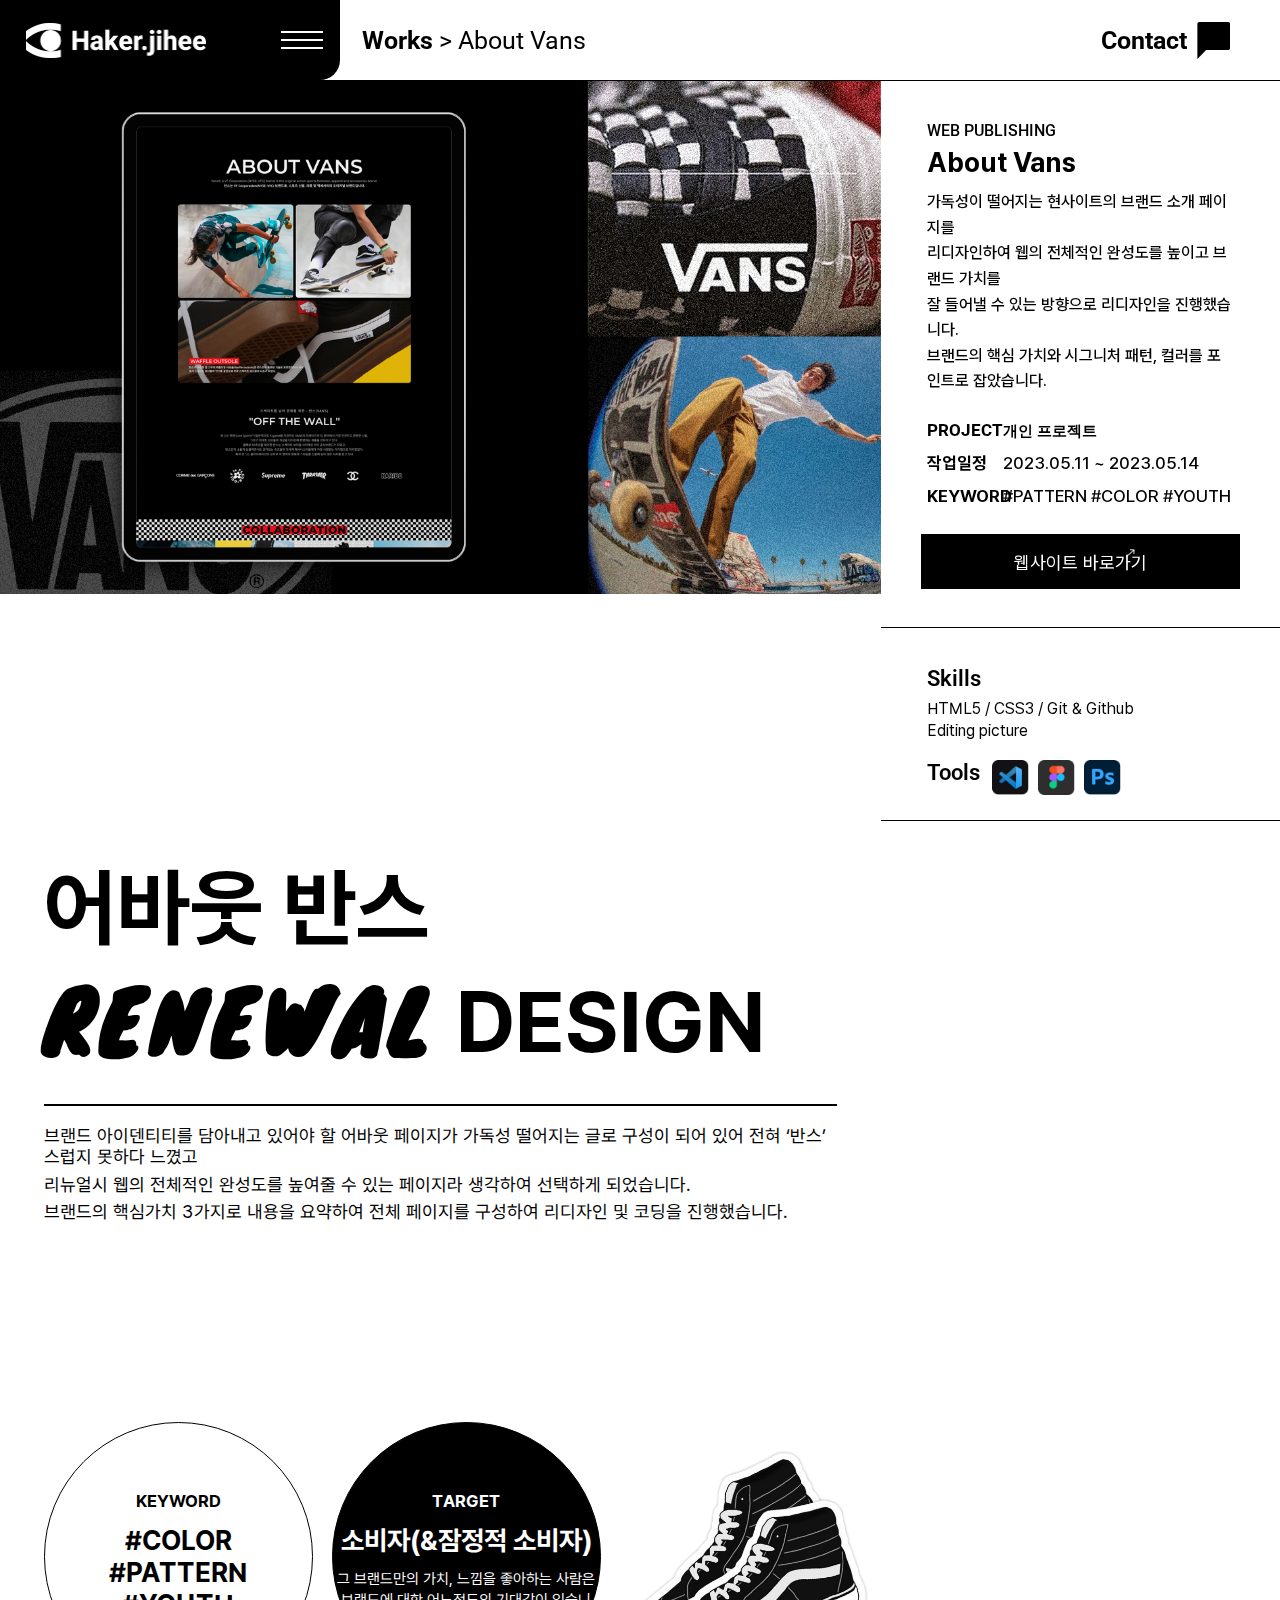
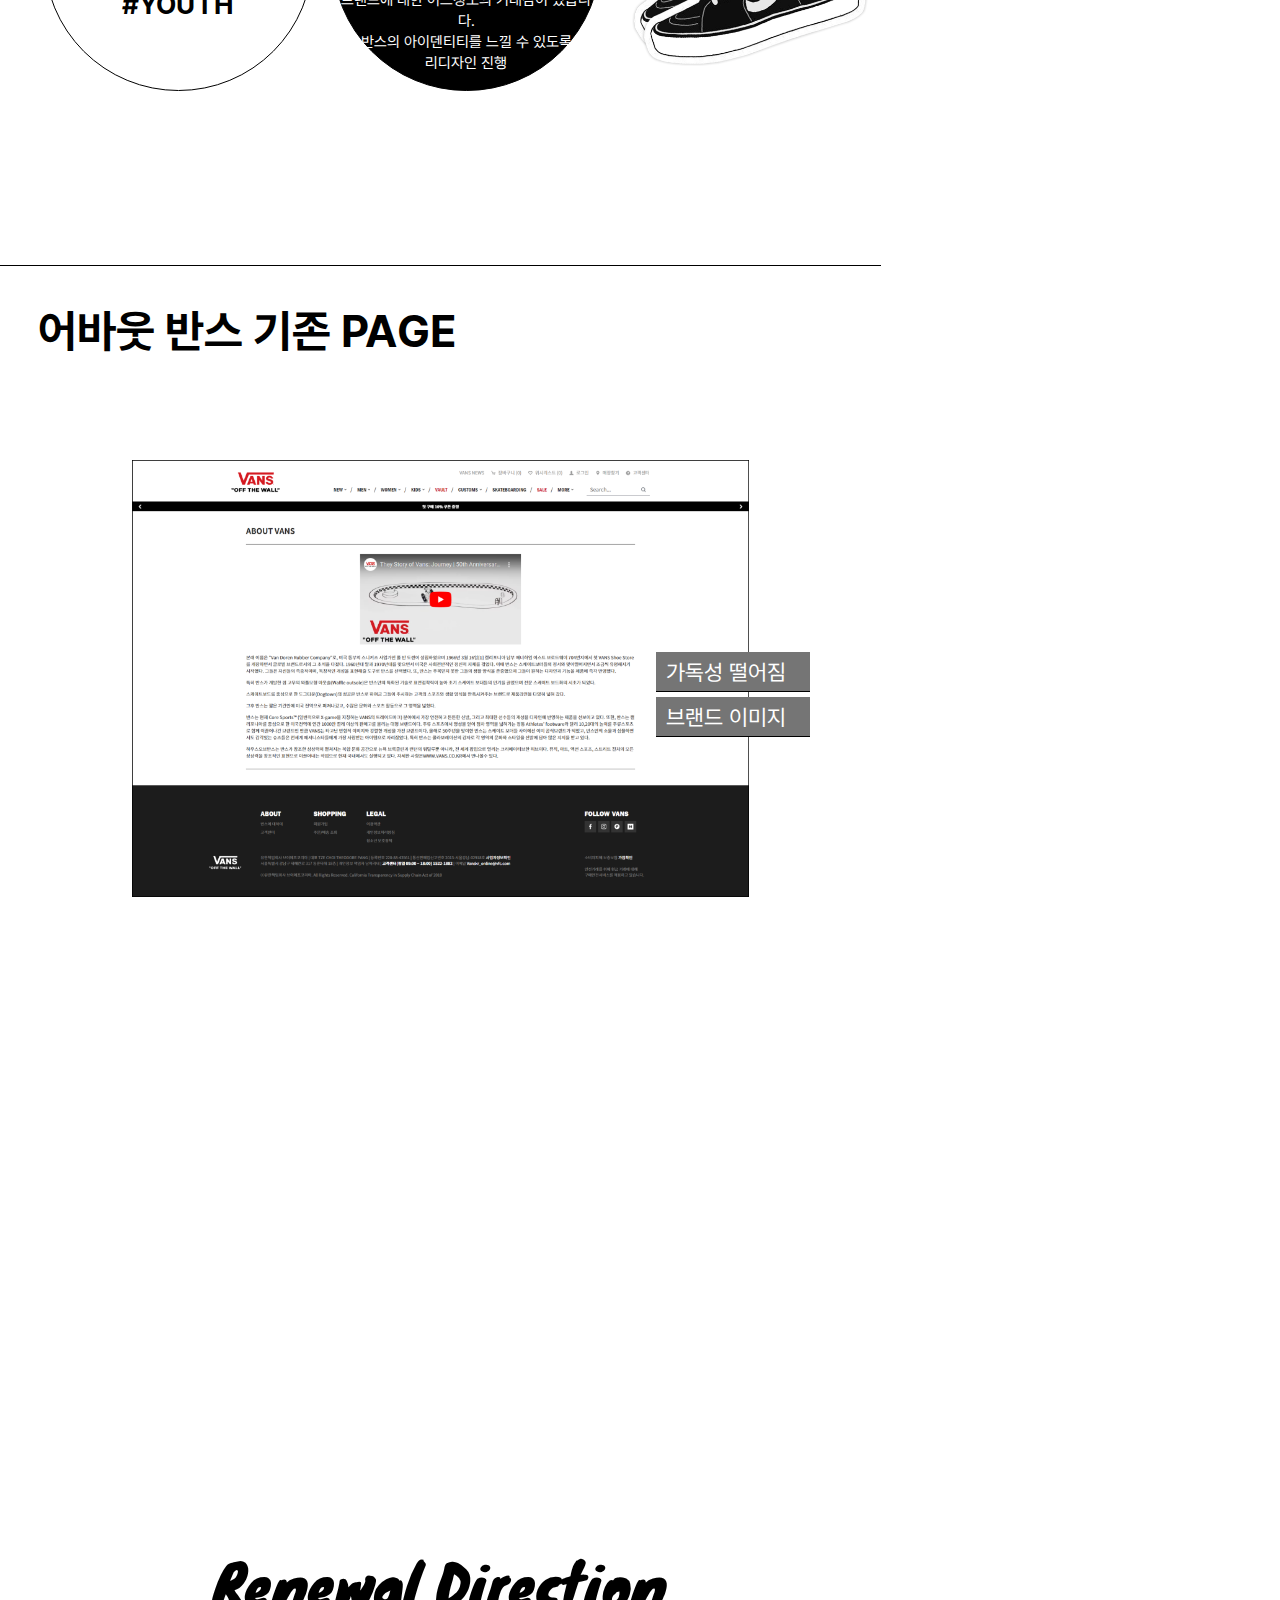
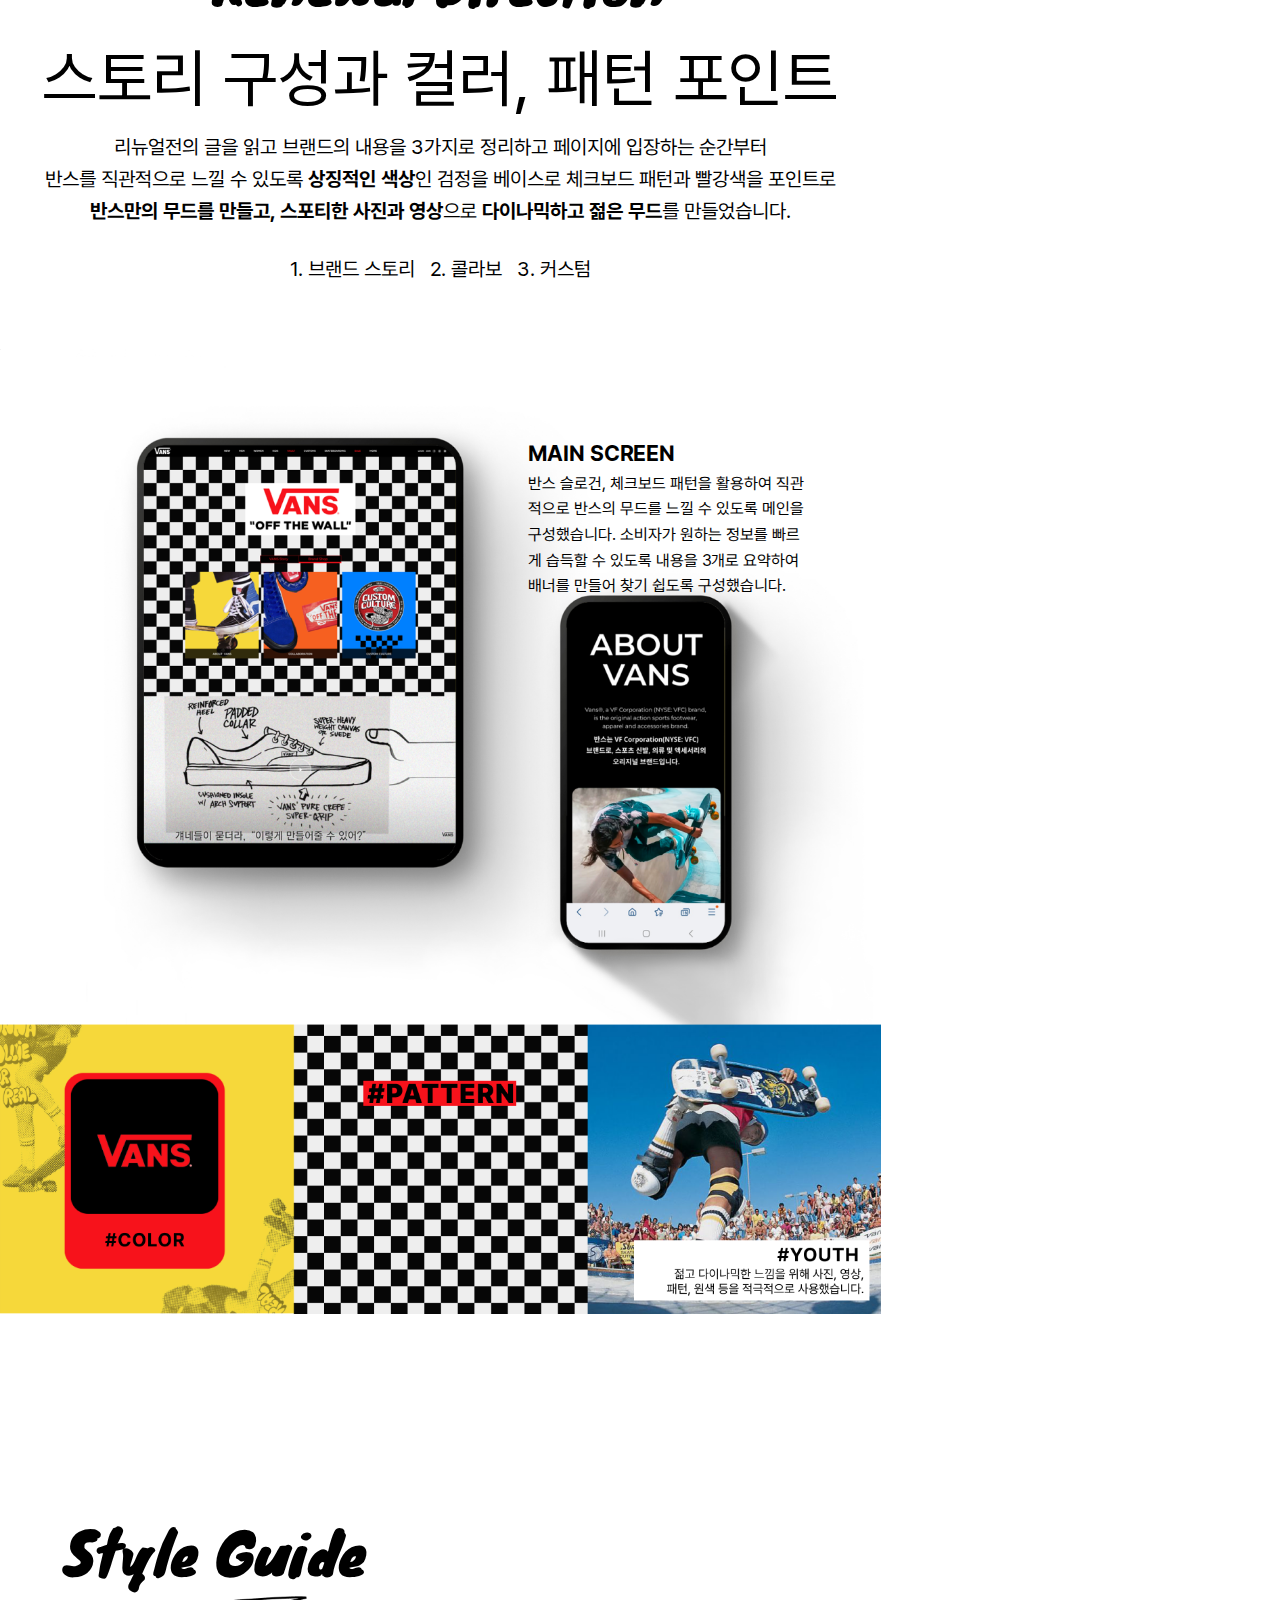
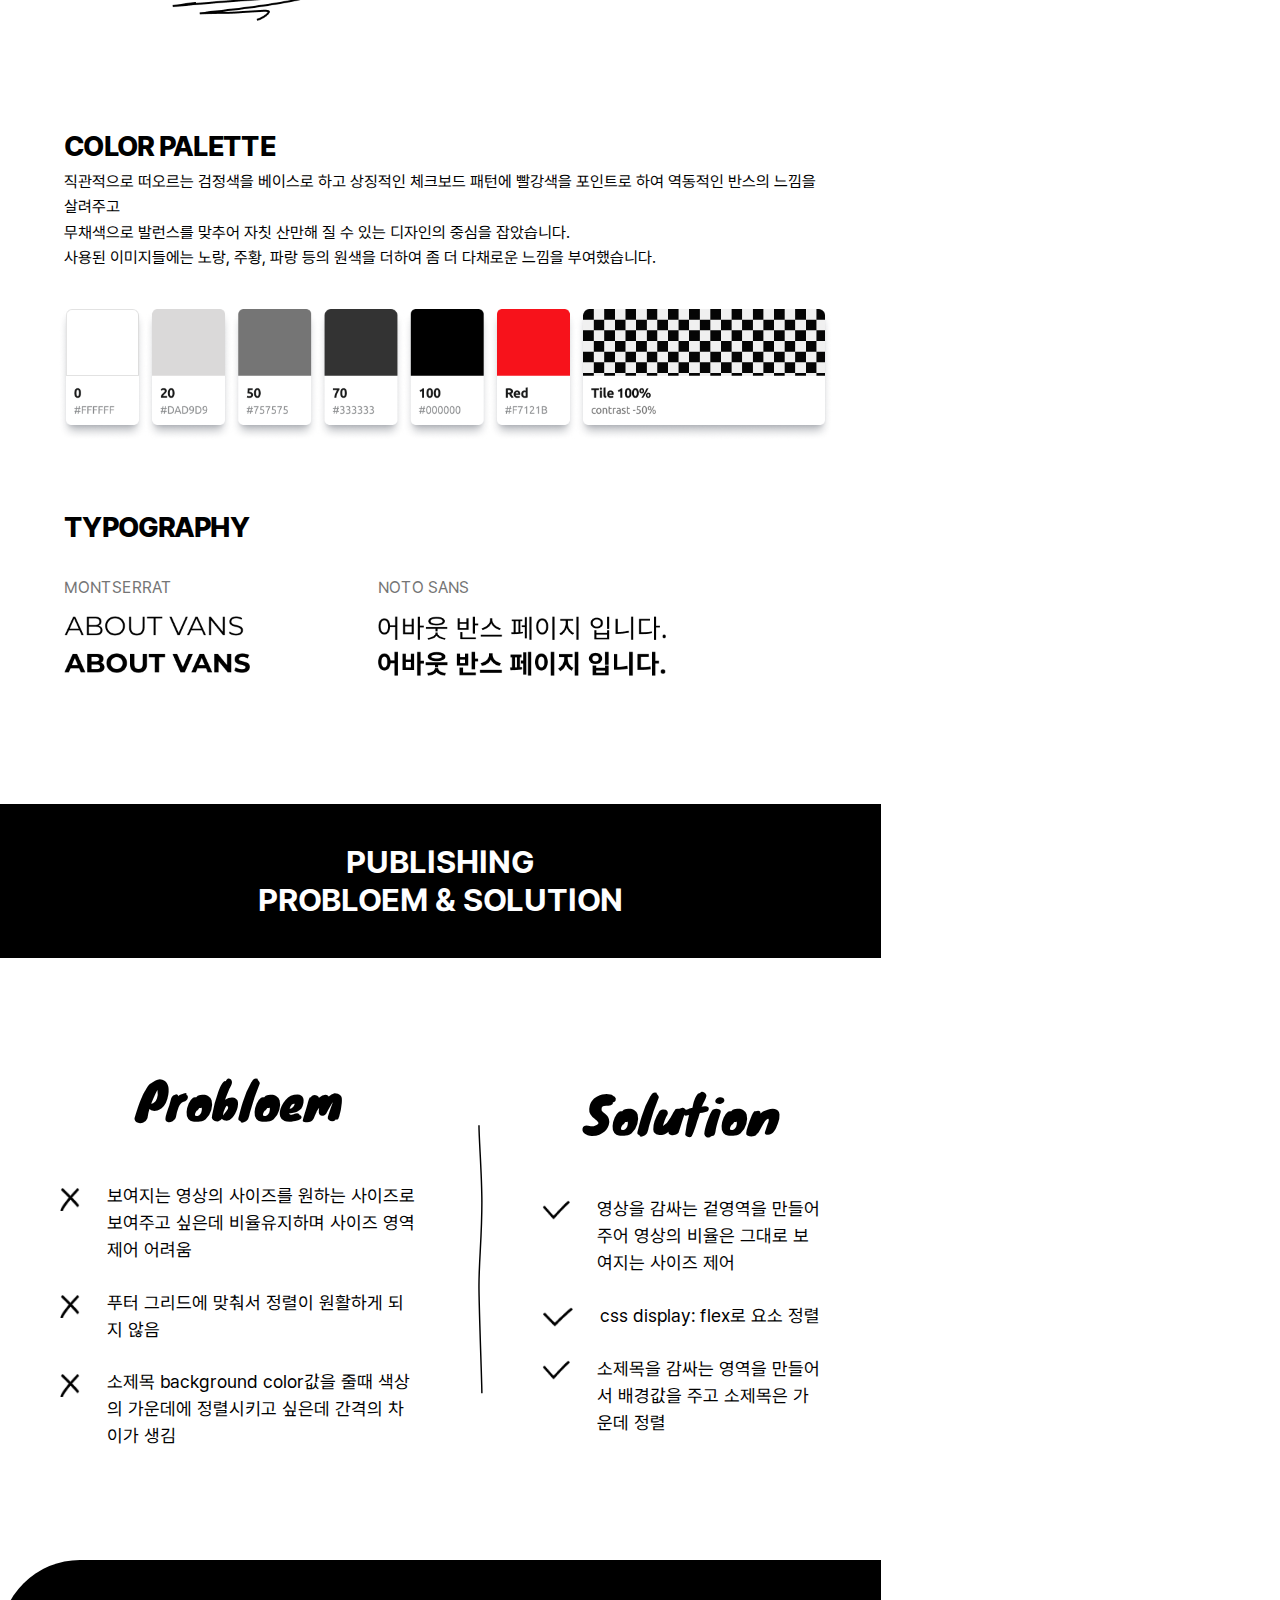
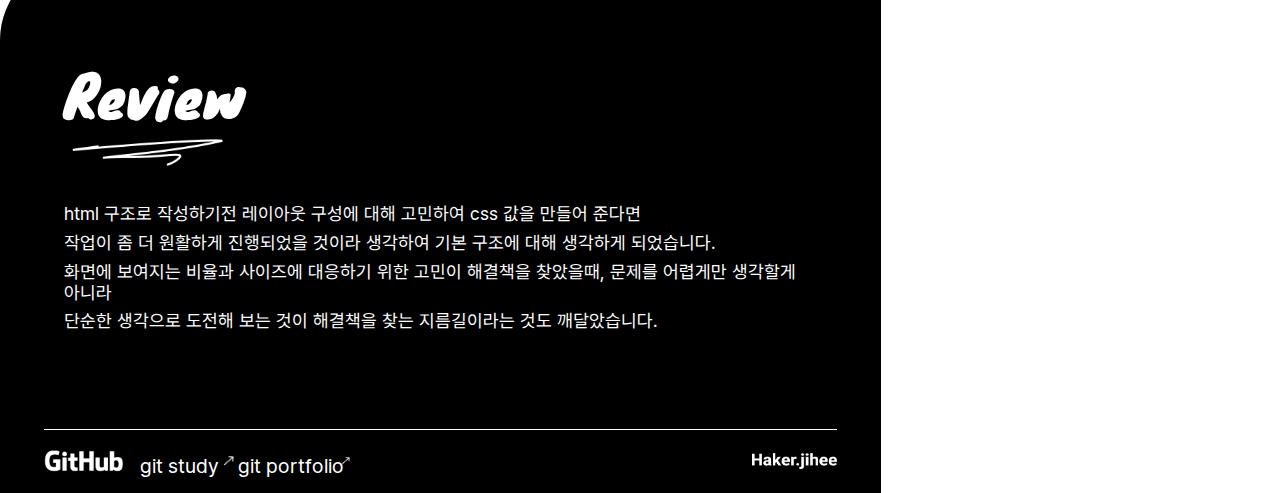
<file: works/page-vans.html>
<!DOCTYPE html>
<html lang="ko">

<head>
    <meta charset="UTF-8">
    <meta name="viewport" content="width=device-width, initial-scale=1.0">
    <meta http-equiv="X-UA-Compatible" content="IE=edge">
    <title>About Vans</title>

    <!-- favicon -->
    <link rel="shortcut icon" href="../common/favicon/favicon.ico" type="image/x-icon">
    <link rel="apple-touch-icon" sizes="120x120" href="../common/favicon/apple-touch-icon.png">
    <link rel="icon" type="image/png" sizes="32x32" href="../common/favicon/favicon-32x32.png">
    <link rel="icon" type="image/png" sizes="16x16" href="../common/favicon/favicon-16x16.png">

    <!-- og  -->
    <meta property="og:title" content="haker.jihee 어바웃 반스 리뉴얼 웹디자인">
    <meta property="og:description" content="어바웃 반스 리뉴얼디자인 설명페이지입니다.">
    <meta property="og:image" content="https://leejihi.github.io/portfolio/works/images/og_vans.png">
    <meta property="og:url" content="https://leejihi.github.io/portfolio/works/page-vans">

    <!-- reset -->
    <link rel="stylesheet" href="../common/reset.css">

    <!-- 헤더css -->
    <link rel="stylesheet" href="./common-pageStyle.css">
    <!-- pc 우선 -->
    <link rel="stylesheet" href="./page-vansStyle.css">


    <!-- jQuery -->
    <script src="../common/jquery-3.7.0.min.js"></script>

    <!-- 내가 작성한 js -->
    <script defer src="./page-common.js"></script>
    <script defer src="./page-vans.js"></script>
</head>

<body>
    <!-- header -->
    <header>
        <div class="h-nav">
            <div class="nav-title">
                <h1><a href="https://leejihi.github.io/portfolio">지희로고</a></h1>
                <div id="toggle_btn" class="flex_wrap">
                    <div class="mobile_icon">
                        <span class="bar1 transit"></span>
                        <span class="bar2 transit"></span>
                        <span class="bar3 transit"></span>
                    </div>
                </div>
            </div>

            <div class="nav">
                <menu class="global-gnb">
                    <li><a href="https://leejihi.github.io/portfolio">Home</a></li>
                    <li><a href="https://leejihi.github.io/portfolio/about/about">About me</a></li>
                    <li><a href="https://leejihi.github.io/portfolio/#myWeb">Works</a></li>
                </menu>
                <ul class="h-sns">
                    <li><a href="https://github.com/Leejihi/portfolio" target="_blank">깃허브로고</a></li>
                    <li><a href="#">카카오톡로고</a></li>
                </ul>
            </div>
        </div>

        <div class="sub-nav">
            <p>Works<span class="nomarl"> > About Vans</span></p>
            <div class="sub-btn">
                <div class="open-btn">Contact</div>
                <img src="../images/contact.png" alt="컨텍 말주머니">
            </div>
            <ul class="sub-popup">
                <li>
                    <h3>mail</h3>
                    <p>haker.jihee@gmail.com</p>
                    <p>*1~2일내로 답변을 드리고 있습니다. 참고 부탁드립니다.</p>
                </li>
                <li>
                    <h3>kakao id</h3>
                    <p>haker_jihee</p>
                    <p>*카카오톡 채널 운영 시간 10am ~ 5pm</p>
                </li>
                <li>Haker.jihee</li>
                <li><a href="#" class="close-btn">닫기 X</a></li>
            </ul>
        </div>
    </header>

    <main>
        <!-- 메인 왼쪽 영역 -->
        <section class="left">
            <div class="m-banner">반스 웹이미지</div>

            <div class="m-title">
                <h3>어바웃 반스</h3>
                <h3><span class="point-txt">RENEWAL</span> DESIGN</h3>
                <p class="line">브랜드 아이덴티티를 담아내고 있어야 할 어바웃 페이지가 가독성 떨어지는 글로 구성이 되어 있어 전혀 ‘반스’스럽지 못하다 느꼈고
                </p>
                <p>리뉴얼시 웹의 전체적인 완성도를 높여줄 수 있는 페이지라 생각하여 선택하게 되었습니다.
                </p>
                <p>브랜드의 핵심가치 3가지로 내용을 요약하여 전체 페이지를 구성하여 리디자인 및 코딩을 진행했습니다.</p>
            </div>

            <div class="m-point">
                <div class="point">
                    <h5>keyword</h5>
                    <p class="title">#COLOR<span class="block">#PATTERN</span><span class="block">#YOUTH</span></p>
                </div>

                <div class="point">
                    <h5>TARGET</h5>
                    <p class="title">소비자(&잠정적 소비자)</p>
                    <p>그 브랜드만의 가치, 느낌을 좋아하는 사람은 <br>
                        브랜드에 대한 어느정도의 기대감이 있습니다. <br>
                        반스의 아이덴티티를 느낄 수 있도록<br>
                        리디자인 진행</p>
                </div>
            </div>

            <div class="before">
                <h4>어바웃 반스 기존 PAGE</h4>
                <div class="before-img">
                    <img src="./images/vans-before.png" alt="어바웃 반스 기존 페이지">
                    <ul class="before-txt">
                        <li>가독성 떨어짐</li>
                        <li>브랜드 이미지 결여</li>
                    </ul>
                </div>
            </div>

            <div class="direction">
                <div class="direction-title">
                    <svg class="vertical-line">
                        <path
                            d="M20.336 1C33.2615 16.5494 39.984 41.0695 41.8832 48.5452C43.7823 56.0209 44.8891 71.8693 31.0618 79.644C19.9287 85.9038 10.9221 86.5216 6.41318 82.6342C1.90428 78.7469 0.256586 68.2136 4.30903 67.0848C11.8239 64.9917 22.6452 74.8595 26.8535 88.6147C31.0618 102.37 30.7612 112.537 29.5589 120.611C28.3565 128.684 -2.20834 200.451 17.5351 216" />
                    </svg>
                    <h2>Renewal Direction</h2>
                    <h3>스토리 구성과 컬러, 패턴 포인트</h3>
                    <p>리뉴얼전의 글을 읽고 브랜드의 내용을 3가지로 정리하고 페이지에 입장하는 순간부터<span class="block">반스를 직관적으로 느낄 수 있도록 <span
                                class="bold">상징적인 색상</span>인 검정을 베이스로 체크보드 패턴과 빨강색을 포인트로</span><span class="block"><span
                                class="bold">반스만의 무드를 만들고, 스포티한 사진과 영상</span>으로 <span class="bold">다이나믹하고 젊은 무드</span>를
                            만들었습니다.</span></p>

                    <p class="sub-p">
                        1. 브랜드 스토리<span class="margin-left"> 2. 콜라보</span> <span class="margin-left">3. 커스텀</span>
                    </p>
                </div>

                <div class="renew-box">
                    <img src="./images/vans_bg.png" alt="반스 웹사이트 포인트 디자인">

                    <div class="renew-txt txt1">
                        <p class="title">MAIN SCREEN</p>
                        <p>반스 슬로건, 체크보드 패턴을 활용하여 직관적으로 반스의 무드를
                            느낄 수 있도록 메인을 구성했습니다. 소비자가 원하는 정보를 빠르게
                            습득할 수 있도록 내용을 3개로 요약하여 배너를 만들어 찾기 쉽도록 구성했습니다.</p>
                    </div>
                </div>
            </div>

            <!-- 스타일 작성 -->
            <div class="style">
                <h2>Style Guide</h2>
                <div class="line">밑줄</div>

                <div class="box box2">
                    <p class="title">Color Palette</p>
                    <p>직관적으로 떠오르는 검정색을 베이스로 하고 상징적인 체크보드 패턴에 빨강색을 포인트로 하여 역동적인 반스의 느낌을 살려주고
                        <span class="block">무채색으로 발런스를 맞추어 자칫 산만해 질 수 있는 디자인의 중심을 잡았습니다.
                        </span><span class="block">사용된 이미지들에는 노랑, 주황, 파랑 등의 원색을 더하여 좀 더 다채로운 느낌을 부여했습니다.</span>
                    </p>
                    <div class="imgBox1">
                        <img src="./images/vans-color.png" alt="컬러팔레트">
                    </div>
                </div>

                <div class="box box3">
                    <p class="title">Typography</p>

                    <div class="typoBox">
                        <div>
                            <p class="small">Montserrat</p>
                            <img src="./images/vans-typo1.png" alt="Montserra폰트">
                        </div>

                        <div>
                            <p class="small">Noto Sans</p>
                            <img src="./images/vans-typo2.png" alt="Noto Sans 폰트">
                        </div>
                    </div>

                </div>
            </div>

            </div>

            <div class="publishing">
                <h3>PUBLISHING<span class="block">PROBLOEM & SOLUTION</span></h3>
                <div class="ox-box">
                    <div class="problem">
                        <p class="title">Probloem</p>
                        <svg class="line-pro">
                            <path
                                d="M1 5.00022C7.66667 1.66688 34 0.000216722 66 4.00022C106 9.00022 182 4.00022 204 4.00022C226 4.00022 294 4.00022 315 4.00022" />
                        </svg>
                        <ul>
                            <li><img src="./images/line-X.png" alt="x선">
                                <p>보여지는 영상의 사이즈를 원하는 사이즈로 보여주고 싶은데 비율유지하며 사이즈 영역 제어 어려움</p>
                            </li>

                            <li><img src="./images/line-X.png" alt="x선">
                                <p>푸터 그리드에 맞춰서 정렬이 원활하게 되지 않음</p>
                            </li>

                            <li><img src="./images/line-X.png" alt="x선">
                                <p>소제목 background color값을 줄때 색상의 가운데에 정렬시키고 싶은데 간격의 차이가 생김</p>
                            </li>
                        </ul>
                    </div>

                    <svg viewBox="0 0 10 553" class="line-center">
                        <path d="M2 0C2 29.3333 8 101.4 8 159C8 231 2 281 2 331C2 381 8 529 8 553" />
                    </svg>

                    <div class="solution">
                        <p class="title">Solution</p>
                        <svg class="line-sol" viewBox="0 0 305 91">
                            <path
                                d="M91 3.99995C82.3333 1.33328 53 3.99995 41 3.99995C26 3.99995 2 19 2 37C2 55 11 63 30 70.9999C60 83.6314 111 88.9999 174 88.9999C237 88.9999 303 72 303 46C303 20 242 8.99995 214 3.99995C186 -1.00005 160 3.99998 131 11.9999" />
                        </svg>
                        <ul>
                            <li><img src="./images/line-V.png" alt="v선">
                                <p>영상을 감싸는 겉영역을 만들어주어 영상의 비율은 그대로 보여지는 사이즈 제어</p>
                            </li>

                            <li><img src="./images/line-V.png" alt="v선">
                                <p>css display: flex로 요소 정렬</p>
                            </li>

                            <li><img src="./images/line-V.png" alt="v선">
                                <p>소제목을 감싸는 영역을 만들어서 배경값을 주고 소제목은 가운데 정렬</p>
                            </li>
                        </ul>
                    </div>
                </div>
            </div>

            <!-- footer -->
            <footer>
                <div class="review">
                    <h2>Review</h2>
                    <div class="line">밑줄</div>

                    <div class="p-box">
                        <p>html 구조로 작성하기전 레이아웃 구성에 대해 고민하여 css 값을 만들어 준다면</p>
                        <p>작업이 좀 더 원활하게 진행되었을 것이라 생각하여 기본 구조에 대해 생각하게 되었습니다.</p>
                        <p>화면에 보여지는 비율과 사이즈에 대응하기 위한 고민이 해결책을 찾았을때, 문제를 어렵게만 생각할게 아니라</p>
                        <p>단순한 생각으로 도전해 보는 것이 해결책을 찾는 지름길이라는 것도 깨달았습니다.</p>
                    </div>
                </div>
                <div class="f-info">
                    <ul class="all-git">
                        <li><img src="./images/GitHub_Logo_White.png" alt="깃허브로고"></li>
                        <li><a href="https://github.com/Leejihi/study_JH" target="_blank">git study</a></li>
                        <li><a href="https://github.com/Leejihi/portfolio" target="_blank">git portfolio</a></li>
                    </ul>
                    <div class="f-logo">흰색하커지희로고</div>
                </div>
            </footer>
        </section>

        <!-- 메인 오른쪽 영역 -->
        <section class="right">
            <div class="r-wrapper">
                <div class="wrapper1">
                    <p>WEB PUBLISHING</p>
                    <h4>About Vans</h4>
                    <p>가독성이 떨어지는 현사이트의 브랜드 소개 페이지를
                        <span class="block">리디자인하여 웹의 전체적인 완성도를 높이고
                            브랜드 가치를</span>
                        <span class="block">잘 들어낼 수 있는 방향으로 리디자인을 진행했습니다.</span>
                        브랜드의 핵심 가치와
                        시그니처 패턴, 컬러를 포인트로 잡았습니다.
                    </p>

                    <div class="txt">
                        <p><span class="bold">PROJECT</span>개인 프로젝트</p>
                        <p><span class="bold">작업일정</span>2023.05.11 ~ 2023.05.14</p>
                        <p><span class="bold">KEYWORD</span>#PATTERN #COLOR #YOUTH</p>
                    </div>
                </div>

                <div class="link-box"><a href="https://leejihi.github.io/study_JH/230511_vans" target="_blank">웹사이트
                        바로가기</a>
                </div>
            </div>

            <div class="r-wrapper">
                <div class="wrapper1">
                    <ul class="skill">
                        <li class="title">Skills</li>
                        <li>HTML5 / CSS3 / Git & Github</li>
                        <li>Editing picture </li>
                    </ul>

                    <ul class="tool">
                        <li class="title">Tools</li>
                        <li>
                            <ul class="img">
                                <li><img src="./images/tool_VScord.png" alt="VScord 로고"></li>
                                <li><img src="./images/tool_figma.png" alt="figma 로고"></li>
                                <li><img src="./images/tool_photo.png" alt="포토샵 로고"></li>
                            </ul>
                        </li>
                    </ul>
                </div>
            </div>
        </section>
    </main>

    <!-- <div class="up-btn"><a href="#">위로</a></div> -->
</body>

</html>
</file>
<file: works/common-pageStyle.css>
@charset "utf-8";

/* font-family: 'Knewave', 'Roboto', cursive, sans-serif; */
@import url("https://fonts.googleapis.com/css2?family=Knewave&family=Roboto:wght@400;500;700&display=swap");

/* Pretendard Variable */
@import url("../common/pretendardvariable-dynamic-subset.css");

/* 변수선언 */
@import url(../common/variable.css);

/* pc버젼: 각 영역 공통 css */

body {
  font-family: var(--font-family-title);
}

/****************** header ******************/
header {
  display: flex;

  position: fixed;
  top: 0;
  z-index: 9999999;

  background-color: #fff;
  border-bottom: 1px solid #000;
}

header .h-nav {
  width: 26.55vw;
  height: 80px;
  background-color: #000;
  border-radius: 0 0 20px 0;
}

header .h-nav .nav-title {
  width: 26.55vw;
  height: 100%;

  display: flex;
  align-items: center;
  justify-content: space-between;

  position: absolute;
  top: 0;
  z-index: 999999;
}

header .h-nav .nav-title h1 {
  width: 250px;
  height: 80px;
  text-indent: -9999px;
}

header .h-nav .nav-title h1 a {
  display: block;
  width: 100%;
  height: 100%;
  background: url(../images/logo_white.png) no-repeat 2vw 50% / 180px;
}

/* 수정해보는 메뉴 css */

header .h-nav .nav-title .flex_wrap {
  cursor: pointer;
  margin-right: 1vw;
}

header .h-nav .nav-title #toggle_btn {
  justify-content: center;
  width: 50px;
  height: 50px;

  display: grid;
  place-content: center;
}

header .h-nav .nav-title #toggle_btn span {
  display: block;
  width: 42px;
  height: 2px;
  background-color: #fff;
  margin: 6px 0;

  transition: 0.3s;
}

header .h-nav .nav-title #toggle_btn.closeMenu .bar1 {
  transform: translateY(8px) rotate(45deg);
}

header .h-nav .nav-title #toggle_btn.closeMenu .bar2 {
  transform: scale(0);
}

header .h-nav .nav-title #toggle_btn.closeMenu .bar3 {
  transform: translateY(-8px) rotate(-45deg);
}

/* 움직임이 있는 메뉴 */

/********* menu 클릭전까지 숨김 *********/
header .h-nav .nav {
  width: 26.55vw;
  height: 500px;
  background-color: #000;
  border-radius: 0 0 20px 0;
  color: #fff;

  position: absolute;
  top: 0;
  z-index: 9999;
  padding-top: 120px;

  font-size: var(--font-size-25);
  font-weight: 400;

  text-indent: 22px;

  display: none;
}

header .h-nav .nav .global-gnb {
  width: 100%;
}

header .h-nav .nav .global-gnb li {
  width: 100%;
}

header .h-nav .nav .global-gnb li a {
  display: block;
  width: 100%;
  height: 60px;
  line-height: 60px;
  transition: 0.3s;
}

header .h-nav .nav .global-gnb li:hover a {
  transform: translateX(20px);
}

header .h-nav .nav .h-sns {
  display: flex;
  gap: 10px;
  position: absolute;
  bottom: 30px;
  text-indent: -99999px;
  padding-left: 22px;
}

header .h-nav .nav .h-sns li {
  width: 50px;
  height: 50px;
}

header .h-nav .nav .h-sns li a {
  display: block;
  width: 100%;
  height: 100%;
  background-color: aliceblue;
  opacity: 1;
}

header .h-nav .nav .h-sns li:first-child a {
  background: url(../images/icon-github.png) no-repeat 50% / 35px;
}

header .h-nav .nav .h-sns li:last-child a {
  background: url(../images/icon-kakaotalk.png) no-repeat 50% / 30px;
}

header .h-nav .nav .h-sns li:hover a {
  opacity: 0.6;
}

/********* sub-nav *********/

header .sub-nav {
  width: 73.45vw;
  height: 80px;
  font-size: var(--font-size-25);
  font-weight: 700;
  display: flex;
  justify-content: space-between;
  align-items: center;

  position: relative;
  color: #000;
}

header .sub-nav .nomarl {
  font-weight: 400;
}

header .sub-nav p {
  text-indent: 22px;
}

header .sub-nav .sub-btn {
  display: flex;
  align-items: center;
  gap: 10px;
  margin-right: 50px;
  cursor: pointer;
}

header .sub-nav .sub-btn img {
  width: 33px;
  height: 37px;
}

/********* 컨텍 클릭전까지 숨김 *********/
header .sub-nav .sub-popup {
  display: none;
  position: absolute;
  top: 80px;
  right: 50px;

  width: 358px;
  background-color: #fff;

  border: #00000027 1px solid;
}

header .sub-nav .sub-popup li {
  width: 100%;
  height: 110px;
  border-bottom: #000 1px solid;
  padding-top: 7px;
}

header .sub-nav .sub-popup h3 {
  font-size: var(--font-size-25);
  font-weight: 700;
  text-indent: 21px;
}
header .sub-nav .sub-popup p {
  font-size: var(--font-size-20);
  font-weight: 400;
  margin-top: 5px;
}
header .sub-nav .sub-popup p:last-child {
  font-family: var(--font-family-p);
  font-size: var(--font-size-12);
  font-weight: 400;
}
header .sub-nav .sub-popup li:nth-child(3) {
  background: url(../images/Haker.jihee.png) no-repeat 50% / 95%;
  text-indent: -99999999px;
}
header .sub-nav .sub-popup li:last-child {
  width: 100%;
  height: 27px;
  background-color: #000;
  padding-top: 0;
}
header .sub-nav .sub-popup li:last-child a {
  display: block;
  width: 15%;
  height: 27px;
  line-height: 27px;
  background-color: #000;
  color: #fff;
  font-family: var(--font-family-p);
  font-size: var(--font-size-18);
  font-weight: 400;
  position: absolute;
  right: 0;
}

/********* header 미디어쿼리 ********/

@media screen and (max-width: 999px) {
  header {
    display: flex;

    position: fixed;
    top: 0;
    z-index: 9999999;

    mix-blend-mode: difference;
  }

  header .h-nav {
    width: 100%;
    height: 100px;
    border-radius: 0;

    position: fixed;
    bottom: 0;
  }

  header .h-nav .nav-title {
    width: 100%;
    height: 100%;

    align-items: start;
  }

  header .h-nav .nav-title h1 {
    width: 50vw;
    height: 100px;
    text-indent: -9999px;
  }

  header .h-nav .nav-title h1 a {
    background: url(../images/logo_white.png) no-repeat 3vw 2vw / 150px;
  }

  /* 움직이는 햄버거메뉴 */
  header .h-nav .nav-title #toggle_btn span {
    height: 1px;
  }

  /* 클릭전까지 숨겨진 메뉴 */
  header .h-nav .nav {
    width: 100%;
    height: 500px;
    border-radius: 0;
    color: #fff;

    position: absolute;
    bottom: 0;
    z-index: 9999;
  }

  header .h-nav .nav .global-gnb {
    width: 100%;
  }

  /********* sub-nav *********/

  header .sub-nav {
    width: 100vw;
    height: 80px;
    font-size: var(--font-size-18);
    font-weight: 400;
    border-bottom: #00000031 1px solid;

    display: flex;
    justify-content: space-between;
    align-items: end;
    padding-bottom: 10px;
  }

  header .sub-nav p {
    text-indent: 22px;
  }

  header .sub-nav .sub-btn {
    display: flex;
    align-items: center;
    gap: 10px;
    margin-right: 5vw;
    cursor: pointer;
  }

  header .sub-nav .sub-btn img {
    width: 20px;
    height: 24px;
  }
}
</file>
<file: works/page-nicetripStyle.css>
@charset "utf-8";

/* font-family: 'Knewave', 'Roboto', cursive, sans-serif; */
@import url("https://fonts.googleapis.com/css2?family=Knewave&family=Roboto:wght@400;500;700&display=swap");

/* Pretendard Variable */
@import url("../common/pretendardvariable-dynamic-subset.css");

/* 변수선언 */
@import url(../common/variable.css);

/* PC기준 */

body::-webkit-scrollbar {
  display: none;
}

main {
  width: 100%;
  font-family: var(--font-family-p);

  display: flex;
}

/* 공통 */
.block {
  display: block;
}

.bold {
  font-weight: 700;
}

/* -- 메인 오른쪽 영역 -- */

.right {
  width: 31.2%;
  height: 100vh;
  overflow: hidden;

  position: fixed;
  top: 80px;
  right: 0;
}

.right .r-wrapper {
  width: 100%;
  border-bottom: #000 1px solid;
}

.right .r-wrapper .wrapper1 {
  width: 77%;
  margin: 3vw auto 0;
}

.right .r-wrapper h4 {
  font-size: var(--font-size-27);
  font-weight: 700;
  margin: 2px 0 0.8vw;
}

.right .r-wrapper p {
  font-size: 1rem;
  font-weight: 500;
  line-height: 1.6;
}

.right .r-wrapper p:first-child {
  font-family: var(--font-family-title);
}

.right .r-wrapper .txt {
  margin: 1.8vw 0;
}

.right .r-wrapper .txt p {
  font-size: var(--font-size-17);
  margin-bottom: 6px;
}
.right .r-wrapper .txt p:first-child {
  font-size: var(--font-size-15);
  font-weight: 600;
}

.right .r-wrapper .txt .bold {
  display: inline-block;
  width: 25%;
  font-size: var(--font-size-17);
}

.right .r-wrapper .link-box {
  width: 80%;
  height: 55px;
  margin: 0 auto 3vw;
  color: #fff;
  font-size: var(--font-size-18);
  line-height: 55px;
  text-align: center;

  background: #000 url(./images/go_arrow_wt.png) no-repeat 66% 32% / 3%;
  border: 1px solid #000;
}

.right .r-wrapper .link-box a {
  display: block;
  width: 100%;
  height: 100%;
}

.right .r-wrapper .link-box:hover {
  background: #fff url(./images/go_arrow_bk.png) no-repeat 66% 32% / 3%;
  color: #000;
}

.right .r-wrapper .wrapper1 li {
  font-size: 1rem;
  font-weight: 400;
  margin-bottom: 3px;
}

.right .r-wrapper .wrapper1 .title {
  font-family: var(--font-family-title);
  font-size: var(--font-size-22);
  font-weight: 600;
}

.right .r-wrapper .wrapper1 .skill .title {
  margin-bottom: 8px;
}

.right .r-wrapper .wrapper1 .tool {
  margin: 1.5vw auto;
  display: flex;
  gap: 1vw;
}

.right .r-wrapper .wrapper1 .tool .img {
  display: flex;
}

.right .r-wrapper .wrapper1 .tool .img li {
  width: 70%;
}
.right .r-wrapper .wrapper1 .tool .img li img {
  width: 80%;
}

/* ---------- 메인 왼쪽 영역 ---------- */

/* 스크롤바 커스텀 */

.left::-webkit-scrollbar {
  width: 18px;
}

.left::-webkit-scrollbar-track {
  background-color: #fff;
  border: #000 1px solid;
}

.left {
  width: 68.8%;
  overflow-y: scroll;
  padding: 0;
}

/* 공통 서브버튼 */
.left .sub-button {
  width: 10.41vw;
  height: 3vw;

  position: relative;
}

.left .sub-button a {
  display: block;
  width: 100%;
  height: 100%;
  background-color: #000;
  color: #fff;
  border: 1px #000 solid;
  font-size: var(--font-size-18);
  font-weight: 700;
  line-height: 3vw;
  text-align: center;

  border-radius: 40px;
}

.left .sub-button a:hover {
  background-color: #fff;
  color: #000;
}

/* 메인배너 */
.left .m-banner {
  width: 100%;
  height: 87.1vh;
  text-indent: -999999px;
  background: url(./images/oz-page-bg.gif) no-repeat 5% 6.5% / 28%,
    url(./images/oz-page-bg.png) no-repeat 50% 70px / 100%;

  border-bottom: 1px solid #000;
}

.left .m-title {
  width: 90%;
  margin: 6vw auto 8vw;
}

.left .m-title h3 {
  font-size: var(--font-size-85);
  font-weight: 700;
  margin-bottom: -0.5vw;
}

.left .m-title .point-txt {
  font-family: var(--font-family-point);
  letter-spacing: 0.4rem;
}

.left .m-title p {
  font-size: var(--font-size-18);
  margin-bottom: 0.5vw;
}

.left .m-title > .line {
  border-top: #000 2px solid;
  margin-top: 2vw;
  padding-top: 1.5vw;
}

/* 담당업무 task*/
.left .m-title .task {
  margin-top: 1.5vw;
  display: flex;
  gap: 10px;
  font-size: var(--font-size-18);
  align-items: center;
}
.left .m-title .task li {
  padding: 2px 10px;
  border-radius: 20px;
  background-color: #fff;
  border: 1px solid #757575;
}

.left .m-title .task .bold {
  font-size: var(--font-size-20);
  font-weight: 700;
  margin-right: 15px;
  padding: 2px 0;

  border: none;
}

/* 포인트: 키워드&타겟 */
.left .m-point {
  width: 100%;
  height: 60vh;
  background: url(./images/oz-surfer.png) no-repeat 130% 10% / 43%;

  text-align: center;
  padding-left: 7%;

  display: flex;
  align-items: center;
  gap: 1.5vw;
}

.left .m-point:hover {
  background: url(./images/oz-surfer.gif) no-repeat 130% 10% / 43%;
}

.left .m-point .point {
  width: 21vw;
  height: 21vw;
  border-radius: 50%;
  border: #000 1px solid;
  padding-top: 8%;

  font-size: var(--font-size-15);
  line-height: 1.4;
}

.left .m-point h5 {
  font-size: var(--font-size-17);
  text-transform: uppercase;
  font-weight: 700;
}

.left .m-point .title {
  font-size: var(--font-size-27);
  font-weight: 700;
  margin-top: 12px;
  line-height: 2.5vw;
}

.left .m-point .sub-title {
  font-size: var(--font-size-22);
  margin-bottom: 15px;
}

.left .m-point .point:nth-child(2) {
  background-color: #000;
  color: #fff;
}

/* 호버이벤트 */
.left .m-point .point:nth-child(1):hover {
  background-color: #77cff5;
}

.left .m-point .point:nth-child(2):hover {
  color: #77cff5;
}

/* direction */

.left .direction {
  width: 100%;
}

.left .direction .direction-title {
  text-align: center;
  margin: 0 auto;
}

.left .direction .direction-title .vertical-line {
  width: 2.8125rem;
  height: 13.625rem;
  fill: none;
  stroke: #000;
  stroke-width: 0.1875rem;

  opacity: 0;

  margin: 4vw auto;
}

.left .direction .direction-title .vertical-line.start {
  opacity: 1;
  stroke-dasharray: 1000;
  stroke-dashoffset: 1000;
  animation: dash 3s linear forwards;
}

.left .direction .direction-title h2 {
  font-family: var(--font-family-point);
  font-size: var(--font-size-55);
}

.left .direction .direction-title h3 {
  font-size: var(--font-size-64);
  margin: 15px auto;
}

.left .direction .direction-title p {
  font-size: var(--font-size-20);
  line-height: 1.6;
}

/* 이미지와 글자 위치 작업 */
.left .direction .renew-box {
  width: 100%;
  margin: 3vw auto 0;

  position: relative;
}

.left .direction .renew-box .renew-txt {
  line-height: 1.5;
  display: flex;
  gap: 1vw;
}

.left .direction .renew-box .renew-txt p {
  font-size: var(--font-size-22);
  font-weight: 400;
}

.left .direction .renew-box .renew-txt .bold {
  font-size: var(--font-size-22);
  font-weight: 700;
}

.left .direction .renew-box .renew-txt .txtBox img {
  width: 13.5vw;
  margin-bottom: 0.5vw;
}

/* renew-txt txt1 디테일 */
.left .direction .renew-box .txt1 {
  position: absolute;
  top: 14%;
  right: 12.5%;
  width: 30%;
}

.left .direction .renew-box .txt1 .yellow-line {
  align-self: center;
}

/* renew-txt txt2 디테일 */

.left .direction .renew-box .txt2 {
  position: absolute;
  top: 52%;
  right: 12.5%;

  gap: 0;
}

/* renew-txt txt3 디테일 */

.left .direction .renew-box .txt3 {
  position: absolute;
  bottom: 13.5%;
  left: 42%;
}

/* illust 일러스트 시안, 제작, 영상*/
.left .illust {
  width: 100%;
  border-top: #000 solid 1px;

  position: relative;
}

.left .illust .illust-txt {
  margin: 3vw 3vw 12vw;
  display: flex;

  position: relative;
}

.left .illust .illust-txt h4 {
  font-size: var(--font-size-45);
  font-weight: 700;
  text-transform: uppercase;
  width: 50%;
}

.left .illust .illust-txt p {
  font-size: var(--font-size-18);
  width: 45%;
  line-height: 1.6;
  margin-top: 0.4vw;

  position: absolute;
  right: 0;
}

.left .illust .illust-img {
  width: 100%;
}

.left .illust .illust-img .motif-img {
  width: 100%;
  height: 55vh;
  background: url(./images/oz-motif.png) no-repeat 50% 10% / 70%;
}

.left .illust .illust-img:hover .motif-img {
  background: url(./images/oz-motif.gif) no-repeat 50% 10% / 70%;
}

.left .illust .illust-img .motif-txt {
  width: 50%;
  height: 20vh;
  text-align: center;
  font-size: var(--font-size-18);
  line-height: 1.8;

  background-color: #0039c9;
  color: #fff;

  margin: -2vw auto 10vw;

  display: grid;
  place-content: center;
}

/* guide 퍼블리싱 가이드라인*/
.left .guide {
  width: 100%;
  border-top: #000 solid 1px;

  position: relative;
}

.left .guide .guide-txt {
  margin: 3vw 3vw 12vw;
  display: flex;

  position: relative;
}

.left .guide .guide-txt h4 {
  font-size: var(--font-size-45);
  font-weight: 700;
  text-transform: uppercase;
  width: 50%;
}

.left .guide .guide-txt p {
  font-size: var(--font-size-18);
  width: 45%;
  line-height: 1.6;
  margin-top: 0.4vw;

  position: absolute;
  right: 0;
}

.left .guide .guide-img {
  display: flex;
}

.left .guide .guide-img img {
  width: 80%;
}

.left .guide .guide-img .sub-button {
  align-self: flex-end;
  margin-bottom: 3vw;
}

/*********  script JavaScript ******** */
.left .script {
  width: 100%;
  border-top: #000 solid 1px;

  position: relative;
}

.left .script .script-txt {
  margin: 3vw 3vw 12vw;
  display: flex;

  position: relative;
}

.left .script .script-txt h4 {
  font-size: var(--font-size-45);
  font-weight: 700;
  text-transform: uppercase;
  width: 50%;
  line-height: 1.4;
}

.left .script .script-txt p {
  font-size: var(--font-size-18);
  width: 45%;
  line-height: 1.6;
  margin-top: 0.4vw;

  position: absolute;
  right: 0;
}

/* script ******** script-img 메인 이미지 */
.left .script .script-img {
  width: 100%;
  height: 220vh;

  margin-bottom: 5vw;
  position: relative;
}

.left .script .script-img .mint-line {
  position: absolute;
  top: 50vw;
  left: 10vw;
}

.left .script .script-img .script-info {
  position: absolute;
  top: 0;
  left: 0;

  display: grid;
  grid-template-columns: repeat(4, 1fr);
  grid-template-rows: repeat(6, 0.5fr);
}

/* 웹 홈 상단이미지 */

.left .script .script-img .script-info .info-img {
  grid-column: 2/4;
  grid-row: 1/3;

  border: 1px solid #000;
  width: 90%;
  margin: 0 auto;
}

/*********  인포 공통영역: 글자 크기 등등******** */

.left .script .script-img .script-info .number {
  font-size: var(--font-size-30);
  font-weight: 800;
  line-height: 1.5;
}

.left .script .script-img .script-info p {
  font-size: 1rem;
  color: #757575;
  line-height: 1.4;
}

.left .script .script-img .script-info .bold {
  font-weight: 700;
}

.left .script .script-img .script-info .info-tool {
  width: 4vw;
  height: 1.2vw;
  font-size: var(--font-size-15);
  border: 1px solid #757575;
  background-color: #fff;
  border-radius: 50px;
  color: #000;

  text-align: center;
  line-height: 1.2vw;

  margin-top: 0.8vw;
}

/* 인포 개별*/
/* 01 */
.left .script .script-img .script-info .info-1 {
  grid-column: 1/2;
  grid-row: 1/2;

  text-align: right;

  position: relative;
}

.left .script .script-img .script-info .info-1 .info-tool {
  position: absolute;
  right: 0;
  margin-bottom: 1vw;
}

.left .script .script-img .script-info .info-1 img {
  width: 70%;
  margin: 3vw 0 1vw;
}

/* 02 */
.left .script .script-img .script-info .info-2 {
  grid-column: 4/5;
  grid-row: 1/4;

  margin-top: 8vw;
  position: relative;
}

.left .script .script-img .script-info .info-2 .bold {
  margin-top: 1vw;
}

.left .script .script-img .script-info .info-2 .info-skill {
  margin-top: 1vw;
  width: 80%;
  border: 1px solid #000;
}

.left .script .script-img .script-info .info-2 .info-skill p {
  width: 100%;
  font-size: var(--font-size-13);
  line-height: 1.6;
  color: #000;
}

.left .script .script-img .script-info .info-2 .info-skill .p-box1 {
  background-color: #f5f4f4;
  padding: 15px;
  border-bottom: 1px solid #000;
}

.left .script .script-img .script-info .info-2 .info-skill .p-box2 {
  background-color: #000;
  padding: 15px 15px 0;
}

.left .script .script-img .script-info .info-2 .info-skill .p-box2 p {
  color: #fff;
  padding-bottom: 15px;
}

/* 03 */
.left .script .script-img .script-info .info-3-1 {
  grid-column: 1/2;
  grid-row: 2/3;

  margin-top: 7vw;
  text-align: right;

  display: grid;
  align-self: flex-end;

  position: relative;
}

.left .script .script-img .script-info .info-3-1 p {
  margin-top: 3vw;
}

.left .script .script-img .script-info .info-3-1 .info-tool {
  position: absolute;
  right: 0;

  bottom: 3.3vw;
  margin-top: 1vw;
}

.left .script .script-img .script-info .info-3-2 {
  grid-column: 1/3;
  grid-row: 3/4;

  width: 60%;
  margin: 1vw auto 0;
  border: 1px solid #000;
  background-color: #000;
}

.left .script .script-img .script-info .info-3-2 .p-box p {
  width: 100%;
  font-size: var(--font-size-13);
  line-height: 1.6;
  color: #000;
}

.left .script .script-img .script-info .info-3-2 .p-box1 {
  background-color: #f5f4f4;
  padding: 15px;
  border-bottom: 1px solid #000;
}

.left .script .script-img .script-info .info-3-2 .p-box2 {
  background-color: #000;
  padding: 15px 15px 0;
}

.left .script .script-img .script-info .info-3-2 .p-box2 p {
  color: #fff;
  padding-bottom: 15px;
}

/* 04 */
.left .script .script-img .script-info .info-4 {
  grid-column: 3/5;
  grid-row: 3/5;

  margin: 14vw 0 0 7vw;
  position: relative;
}

.left .script .script-img .script-info .info-4 img {
  width: 48%;
  margin-left: -2vw;
  margin-bottom: 1vw;
}

.left .script .script-img .script-info .info-4 .bold {
  margin: 1vw 0;
}

/* 05 */
.left .script .script-img .script-info .info-5 {
  grid-column: 2/5;
  grid-row: 5/6;

  margin-left: 10vw;
  margin-top: 7vw;

  position: relative;
}

.left .script .script-img .script-info .info-5 .info-tool {
  width: 100px;
}

.left .script .script-img .script-info .info-5 .bold {
  margin: 1vw 0 3px;
}

.left .script .script-img .script-info .info-5 .sub-button {
  margin-top: 1.5vw;
}

/* 공통 숫자 옆의 선  */

.left .script .script-img .script-info .info-1 .number::after,
.left .script .script-img .script-info .info-3-1 .number::after {
  content: "";
  display: block;
  width: 27px;
  height: 1px;
  background-color: #000;

  position: absolute;
  top: 20.5px;
  right: -1.7vw;
}

.left .script .script-img .script-info .info-2 .number::before,
.left .script .script-img .script-info .info-5 .number::before {
  content: "";
  display: block;
  width: 27px;
  height: 1px;
  background-color: #000;

  position: absolute;
  top: 20.5px;
  left: -1.7vw;
}

.left .script .script-img .script-info .info-4 .number::before {
  content: "";
  display: block;
  width: 1px;
  height: 27px;
  background-color: #000;

  position: absolute;
  top: 9.8vw;
  left: 2px;
}

/******** git organization ********/
.left .git {
  width: 100%;
  height: 30vw;
  border-top: #000 solid 1px;
  background-color: #000;
  color: #fff;

  position: relative;
}

.left .git .git-txt {
  margin: 3vw 3vw 12vw;
  display: flex;

  position: relative;
}

.left .git .git-txt h4 {
  font-size: var(--font-size-45);
  font-weight: 700;
  text-transform: uppercase;
  width: 50%;
  line-height: 1.4;
  letter-spacing: 1px;
}

.left .git .git-txt .git-txtBox {
  width: 100%;
}

.left .git .git-txt .git-txtBox p {
  font-size: var(--font-size-18);
  width: 45%;
  line-height: 1.6;
  margin: 0.4vw 0 2vw;

  position: absolute;
  right: 0;
}

.left .git .git-txtBox .git-button {
  display: flex;
  width: 45%;

  background-color: #fff;
  border: #fff 1px solid;

  position: absolute;
  right: 0;
  bottom: -8vw;
}

.left .git .git-txtBox .git-button img {
  width: 18.5%;
}

.left .git .git-txtBox .git-button .go-git {
  width: 30px;

  position: absolute;
  top: 50%;
  right: 1.5vw;
  transform: translateY(-50%);
}

.left .git .git-txtBox .git-button .git-bTxt {
  width: 130%;
  position: absolute;
  top: 10%;
  right: 18%;
}

.left .git .git-txtBox .git-button .git-bTxt p {
  font-size: var(--font-size-14);
  color: #757575;
}

.left .git .git-txtBox .git-button .git-bTxt .bold {
  font-size: var(--font-size-24);
  color: #000;
  font-weight: 700;
}

/******* 스타일가이드 ********/
.left .style {
  width: 100%;
  padding: 7vw 5vw 10vw;
}

.left .style h2 {
  font-family: var(--font-family-point);
  font-size: var(--font-size-58);
}

.left .style .line {
  width: 40%;
  height: 5vw;
  text-indent: -99999px;
  background: url(./images/Union2.png) no-repeat 65% 0 / 45%;
}

.left .style .box .title {
  font-size: var(--font-size-28);
  font-weight: 800;
  letter-spacing: -0.7px;
  text-transform: uppercase;
}

.left .style .box p {
  font-size: 1rem;
  font-weight: 400;
  line-height: 1.6;
}

.left .style .box1,
.left .style .typoBox {
  display: flex;
  gap: 2vw;
}

.left .style .box {
  margin-top: 7vw;
}

/* 로고 */
.left .style .box1 .txtBox1 {
  width: 50%;
}

.left .style .box1 .imgBox1 {
  width: 50%;
}

.left .style .txtBox1 .imgBox1 {
  width: 80%;
  margin-top: 3vw;
}

.left .style .txtBox1 .imgBox1 img {
  width: 108%;
}

.left .style .txtBox1 .imgBox1 .imgTxt {
  width: 105%;
  background-color: #000;
  color: #fff;
  padding: 20px;
}

.left .style .txtBox1 .imgBox1 .imgTxt p {
  font-size: 0.9rem;
}

.left .style .txtBox1 .imgBox1 .imgTxt .bold {
  margin-right: 6px;
  font-weight: 700;
}

/* 공연로고 */

.left .style .box1 .txtBox2 {
  width: 50%;

  position: relative;
}

.left .style .box1 .txtBox2 img {
  width: 68%;
  position: absolute;
  bottom: 0;
  left: 50%;
  transform: translateX(-50%);
}

/* box2 */
/* 컬러팔레트 */

.left .style .box2 {
  width: 100%;
}

.left .style .box2 .imgBox1 {
  width: 100%;
  margin-top: 3vw;
  margin-left: -0.5vw;
}

.left .style .box2 .imgBox1 img {
  width: 103%;
}

/* 타이포그라피 */
.left .style .box3 {
  margin-top: 5vw;
}

.left .style .box3 .typoBox {
  width: 100%;
  margin-top: 2vw;
  display: flex;
  gap: 6vw;
}

.left .style .box3 .typoBox .small {
  font-family: var(--font-family-p);
  text-transform: uppercase;
  font-size: 1rem;
  color: #757575;

  margin-bottom: 15px;
}

.left .style .box3 .typo {
  margin-top: 4vw;
}

.left .style .box3 .typo img {
  margin-top: 2vw;
}

/******* 솔루션 문제&해결 *******/
.left .publishing {
  width: 100%;
}

/* 솔루션 타이틀 */
.left .publishing .publishing-title {
  width: 100%;
  height: 18vw;
  background-color: #000;
  color: #fff;
  text-align: center;

  display: grid;
  place-content: center;
}

.left .publishing .publishing-title h3 {
  font-size: var(--font-size-36);
  font-weight: 700;
  text-transform: uppercase;
  margin-bottom: 15px;
}

.left .publishing .publishing-title p {
  font-size: var(--font-size-20);
  line-height: 1.6;
}

/* 진행과정 */
.left .publishing .progress {
  font-size: var(--font-size-20);
  width: 100%;
  height: 60px;
  line-height: 60px;

  display: flex;
  gap: 2vw;
  justify-content: center;

  border-bottom: #000 1px solid;
}

.left .publishing .progress .bold {
  font-weight: 900;
}

/* bad & good */
.left .publishing .ox-box {
  width: 100%;

  display: flex;
  margin: 3vw auto 5vw;
  align-items: center;

  font-size: var(--font-size-18);
  line-height: 1.5;

  position: relative;
}

.left .publishing .ox-box .line-center {
  width: 0.6vw;
  height: 33vw;
  fill: none;
  stroke: #000;
  stroke-width: 0.1875rem;
}

.left .publishing .ox-box .title {
  font-family: var(--font-family-point);
  font-size: var(--font-size-55);
  text-align: center;
  margin-bottom: 3.5vw;
}

.left .publishing .ox-box .problem {
  width: 50%;
  margin-left: 4vw;
}

.left .publishing .ox-box .solution {
  width: 50%;
}
.left .publishing .ox-box .problem li {
  width: 75%;
  margin: 2vw auto 0.5vw;
  display: flex;
  gap: 27px;
}

.left .publishing .ox-box .problem .margin-under {
  margin-bottom: 2vw;
}

.left .publishing .ox-box .problem li img {
  width: 20px;
  height: 24px;
  margin-top: 5px;
}

/* 프로브럼 밑줄과 이벤트*/
.left .publishing .ox-box .problem .line-pro {
  width: 10vw;
  height: 0.4vw;
  fill: none;
  stroke: #000;
  stroke-width: 0.1875rem;

  position: absolute;
  left: 20%;
  top: 36%;

  display: none;
}

.left .publishing .ox-box .problem .line-pro.start {
  display: block;
  stroke-dasharray: 1000;
  stroke-dashoffset: 1000;
  animation: dash 3s linear forwards;
}

@keyframes dash {
  form {
    stroke-dashoffset: 1000;
  }
  to {
    stroke-dashoffset: 0;
  }
}

.left .publishing .ox-box .solution {
  margin-left: 4vw;
  position: relative;
}

.left .publishing .ox-box .solution .title {
  text-align: left;
  text-indent: 20%;
}

.left .publishing .ox-box .solution li {
  width: 100%;
  margin: 2vw auto 0.5vw;
  display: flex;
  gap: 27px;
}

/* 솔루션 동그라미과 이벤트 */

.left .publishing .ox-box .solution .line-sol {
  width: 14vw;
  height: 4vw;
  fill: none;
  stroke: #000;
  stroke-width: 0.1875rem;

  position: absolute;
  left: 7%;
  top: 1%;

  display: none;
}

.left .publishing .ox-box .solution .line-sol.start {
  display: block;

  stroke-dasharray: 1000;
  stroke-dashoffset: 1000;
  animation: dash 3s linear forwards;
}

@keyframes dash {
  form {
    stroke-dashoffset: 1000;
  }
  to {
    stroke-dashoffset: 0;
  }
}

.left .publishing .ox-box .solution li img {
  width: 31px;
  height: 20px;
  margin-top: 5px;
}

/* -- 풋터 영역 -- */

.left footer {
  width: 100%;
  background-color: #000;
  color: #fff;
  border-radius: 80px 0 0 0;
}

/* 리뷰 */
.left footer .review {
  width: 100%;
  padding: 7vw 5vw 5vw;
}

.left footer .review h2 {
  font-family: var(--font-family-point);
  font-size: var(--font-size-58);
}

.left footer .review .line {
  width: 40%;
  height: 5vw;
  text-indent: -99999px;
  background: url(./images/Union2-wt.png) no-repeat 5% 0 / 50%;
}

.left footer .review .p-box p {
  font-size: var(--font-size-18);
  line-height: 1.8;
  margin-bottom: 2vw;
}

/* 인포 */
.left footer .f-info {
  width: 90%;
  height: 5vw;
  border-top: 1px solid #fff;
  margin: 0 auto;

  font-size: var(--font-size-20);

  display: flex;
  justify-content: space-between;
  align-items: center;
}

.left footer .f-info .all-git {
  width: 95%;

  display: flex;
  align-items: center;
}

.left footer .f-info .all-git img {
  width: 7vw;
  transform: translateX(-0.4vw);
  margin-right: 0.5vw;
}

.left footer .f-info .all-git li a {
  display: block;
  width: 120%;
  padding-top: 0.7vw;
  background: url(./images/go_arrow_wt.png) no-repeat 100% 50% / 12%;
}

.left footer .f-info .all-git li:last-child a {
  display: block;
  width: 120%;
  margin-left: 1.5vw;
  background: url(./images/go_arrow_wt.png) no-repeat 73% 50% / 6%;
}

.left footer .f-info .f-logo {
  text-indent: -999999px;
  width: 7vw;
  background: url(./images/Haker-logo-wt.png) no-repeat 50% / 100%;
}
</file>
<file: works/page-timStyle.css>
@charset "utf-8";

/* font-family: 'Knewave', 'Roboto', cursive, sans-serif; */
@import url("https://fonts.googleapis.com/css2?family=Knewave&family=Roboto:wght@400;500;700&display=swap");

/* Pretendard Variable */
@import url("../common/pretendardvariable-dynamic-subset.css");

/* 변수선언 */
@import url(../common/variable.css);

/* PC기준 */

body::-webkit-scrollbar {
  display: none;
}

main {
  width: 100%;
  font-family: var(--font-family-p);

  display: flex;
}

/* 공통 */
.block {
  display: block;
}

.bold {
  font-weight: 700;
}

/* -- 메인 오른쪽 영역 -- */

.right {
  width: 31.2%;
  height: 100vh;
  overflow: hidden;

  position: fixed;
  top: 80px;
  right: 0;
}

.right .r-wrapper {
  width: 100%;
  border-bottom: #000 1px solid;
}

.right .r-wrapper .wrapper1 {
  width: 77%;
  margin: 3vw auto 0;
}

.right .r-wrapper h4 {
  font-size: var(--font-size-27);
  font-weight: 700;
  margin: 2px 0 0.8vw;
}

.right .r-wrapper p {
  font-size: 1rem;
  font-weight: 500;
  line-height: 1.6;
}

.right .r-wrapper p:first-child {
  font-family: var(--font-family-title);
}

.right .r-wrapper .txt {
  margin: 1.8vw 0;
}

.right .r-wrapper .txt p {
  font-size: var(--font-size-17);
  margin-bottom: 6px;
}
.right .r-wrapper .txt p:first-child {
  font-size: var(--font-size-15);
  font-weight: 600;
}

.right .r-wrapper .txt .bold {
  display: inline-block;
  width: 25%;
  font-size: var(--font-size-17);
}

.right .r-wrapper .link-box {
  width: 80%;
  height: 55px;
  margin: 0 auto 3vw;
  color: #fff;
  font-size: var(--font-size-18);
  line-height: 55px;
  text-align: center;

  background: #000 url(./images/go_arrow_wt.png) no-repeat 66% 32% / 3%;
  border: 1px solid #000;
}

.right .r-wrapper .link-box a {
  display: block;
  width: 100%;
  height: 100%;
}

.right .r-wrapper .link-box:hover {
  background: #fff url(./images/go_arrow_bk.png) no-repeat 66% 32% / 3%;
  color: #000;
}

.right .r-wrapper .wrapper1 li {
  font-size: 1rem;
  font-weight: 400;
  margin-bottom: 3px;
}

.right .r-wrapper .wrapper1 .title {
  font-family: var(--font-family-title);
  font-size: var(--font-size-22);
  font-weight: 600;
}

.right .r-wrapper .wrapper1 .skill .title {
  margin-bottom: 8px;
}

.right .r-wrapper .wrapper1 .tool {
  margin: 1.5vw auto;
  display: flex;
  gap: 1vw;
}

.right .r-wrapper .wrapper1 .tool .img {
  display: flex;
}

.right .r-wrapper .wrapper1 .tool .img li {
  width: 70%;
}
.right .r-wrapper .wrapper1 .tool .img li img {
  width: 80%;
}

/* ---------- 메인 왼쪽 영역 ---------- */

/* 스크롤바 커스텀 */

.left::-webkit-scrollbar {
  width: 18px;
}

.left::-webkit-scrollbar-track {
  background-color: #fff;
  border: #000 1px solid;
}

.left {
  width: 68.8%;
  overflow-y: scroll;
  padding: 0;
}

/* 공통 서브버튼 */
.left .sub-button {
  width: 10.41vw;
  height: 3vw;

  position: relative;
}

.left .sub-button a {
  display: block;
  width: 100%;
  height: 100%;
  background-color: #000;
  color: #fff;
  border: 1px #000 solid;
  font-size: var(--font-size-18);
  font-weight: 700;
  line-height: 3vw;
  text-align: center;

  border-radius: 40px;
}

.left .sub-button a:hover {
  background-color: #fff;
  color: #000;
}

/* 메인배너 */
.left .m-banner {
  width: 100%;
  height: 87.1vh;
  text-indent: -999999px;
  background: url(./images/tim-banner2.gif) no-repeat 100% 110% / 90%,
    url(./images/tim-banner1.png) no-repeat 50% 70px / 100%;

  border-bottom: 1px solid #000;
}

.left .m-title {
  width: 90%;
  margin: 6vw auto 8vw;
}

.left .m-title h3 {
  font-size: var(--font-size-85);
  font-weight: 700;
  margin-bottom: -0.5vw;
  text-transform: uppercase;
}

.left .m-title .point-txt {
  font-family: var(--font-family-point);
  letter-spacing: 0.4rem;
}

.left .m-title p {
  font-size: var(--font-size-18);
  margin-bottom: 0.5vw;
}

.left .m-title > .line {
  border-top: #000 2px solid;
  margin-top: 2vw;
  padding-top: 1.5vw;
}

/* 포인트: 키워드&타겟 */
.left .m-point {
  width: 100%;
  height: 60vh;
  background: url(./images/tim-camera.png) no-repeat 103% 5% / 33%,
    url(./images/tim_film.png) no-repeat -50% 90% / 95%;

  text-align: center;
  padding-left: 7%;

  display: flex;
  align-items: start;
  gap: 1.5vw;
}

.left .m-point:hover {
  background: url(./images/tim-camera.gif) no-repeat 103% 5% / 33%,
    url(./images/tim_film2.png) no-repeat -50% 90% / 95%;
}

.left .m-point .point {
  width: 21vw;
  height: 21vw;
  border-radius: 50%;
  border: #000 1px solid;
  padding-top: 8%;
  background-color: #fff;

  font-size: var(--font-size-15);
  line-height: 1.4;
}

.left .m-point h5 {
  font-size: var(--font-size-17);
  text-transform: uppercase;
  font-weight: 700;
}

.left .m-point .title {
  font-size: var(--font-size-27);
  font-weight: 700;
  margin-top: 12px;
  line-height: 2.5vw;
}

.left .m-point .sub-title {
  font-size: var(--font-size-22);
  margin-bottom: 15px;
}

.left .m-point .point:nth-child(2) {
  background-color: #000;
  color: #fff;
}

/* 호버이벤트 */
.left .m-point .point:nth-child(1):hover {
  background-color: #f6d83a;
}

.left .m-point .point:nth-child(2):hover {
  color: #f6d83a;
}

/* direction */

.left .direction {
  width: 100%;
  margin-top: 5vw;
}

.left .direction .direction-title {
  text-align: center;
  margin: 0 auto;
}

.left .direction .direction-title .vertical-line {
  width: 2.8125rem;
  height: 13.625rem;
  fill: none;
  stroke: #000;
  stroke-width: 0.1875rem;

  opacity: 0;

  margin: 4vw auto;
}

.left .direction .direction-title .vertical-line.start {
  opacity: 1;
  stroke-dasharray: 1000;
  stroke-dashoffset: 1000;
  animation: dash 3s linear forwards;
}

.left .direction .direction-title h2 {
  font-family: var(--font-family-point);
  font-size: var(--font-size-55);
}

.left .direction .direction-title h3 {
  font-size: var(--font-size-64);
  margin: 15px auto;
}

.left .direction .direction-title p {
  font-size: var(--font-size-20);
  line-height: 1.6;
}

.left .direction .renew-box {
  margin-top: 6vw;
}

/*********  script JavaScript ******** */
.left .script {
  width: 100%;
  border-top: #000 solid 1px;

  position: relative;
}

.left .script .script-txt {
  margin: 3vw 3vw 12vw;
  display: flex;

  position: relative;
}

.left .script .script-txt h4 {
  font-size: var(--font-size-45);
  font-weight: 700;
  text-transform: uppercase;
  width: 50%;
  line-height: 1.4;
}

.left .script .script-txt p {
  font-size: var(--font-size-18);
  width: 45%;
  line-height: 1.6;
  margin-top: 0.4vw;

  position: absolute;
  right: 0;
}

/* script ******** script-img 메인 이미지 */
.left .script .script-img {
  width: 100%;
  height: 220vh;
  margin-bottom: 10vw;

  position: relative;
}

.left .script .script-img .script-info {
  position: absolute;
  top: 0;
  left: 0;

  display: grid;
  grid-template-columns: repeat(4, 1fr);
  grid-template-rows: repeat(6, 0.5fr);
}

/* 웹 홈 이미지 */

.left .script .script-img .script-info .info-img {
  grid-column: 2/4;
  grid-row: 1/3;

  border: 1px solid #000;
  width: 80%;
  margin: 0 auto;
}

/*********  인포 공통영역: 글자 크기 등등******** */

.left .script .script-img .script-info .number {
  font-size: var(--font-size-30);
  font-weight: 800;
  line-height: 1.5;
}

.left .script .script-img .script-info p {
  font-size: 1rem;
  color: #757575;
  line-height: 1.4;
}

.left .script .script-img .script-info .bold {
  font-weight: 700;
}

.left .script .script-img .script-info .info-tool {
  width: 4vw;
  height: 1.2vw;
  font-size: var(--font-size-15);
  border: 1px solid #757575;
  background-color: #fff;
  border-radius: 50px;
  color: #000;

  text-align: center;
  line-height: 1.2vw;

  margin-top: 0.8vw;
}

/* 인포 개별*/
/* 01 */
.left .script .script-img .script-info .info-1 {
  grid-column: 1/2;
  grid-row: 1/2;

  text-align: right;

  position: relative;
  margin-right: -1vw;
  margin-top: 2vw;
}

.left .script .script-img .script-info .info-1 .info-tool {
  position: absolute;
  right: 0;
  margin-bottom: 1vw;
}

.left .script .script-img .script-info .info-1 .bold {
  margin-top: 3vw;
}

.left .script .script-img .script-info .info-1 .sub-button {
  margin-top: 1.5vw;

  position: absolute;
  right: 0;
}

/* 02 */
.left .script .script-img .script-info .info-2 {
  grid-column: 4/5;
  grid-row: 1/4;

  margin-top: 14vw;
  position: relative;

  margin-left: -0.5vw;
}

.left .script .script-img .script-info .info-2 .bold {
  margin-top: 1vw;
}

.left .script .script-img .script-info .info-2 .info-skill {
  margin-top: 1vw;
  width: 80%;
  border: 1px solid #000;
}

.left .script .script-img .script-info .info-2 .info-skill p {
  width: 100%;
  font-size: var(--font-size-13);
  line-height: 1.6;
  color: #000;
}

.left .script .script-img .script-info .info-2 .info-skill .p-box1 {
  background-color: #f5f4f4;
  padding: 15px;
  border-bottom: 1px solid #000;
}

.left .script .script-img .script-info .info-2 .info-skill .p-box2 {
  background-color: #000;
  padding: 15px 15px 0;
}

.left .script .script-img .script-info .info-2 .info-skill .p-box2 p {
  color: #fff;
  padding-bottom: 15px;
}

/* 03 */
.left .script .script-img .script-info .info-3-1 {
  grid-column: 1/2;
  grid-row: 1/2;

  margin-top: 7vw;
  text-align: right;

  display: grid;
  align-self: flex-end;

  position: relative;
  margin-right: -1vw;
  margin-top: 32vw;
}

.left .script .script-img .script-info .info-3-1 .info-tool {
  position: absolute;
  right: 0;
  margin-top: 8vw;
}

.left .script .script-img .script-info .info-3-1 .bold {
  margin-top: 3vw;
}

/* 03 미디어쿼리 1200까지 */

@media screen and (max-width: 1200px) {
  /* 03  */
  .left .script .script-img .script-info .info-3-1 .info-tool {
    margin-top: 18vw;
  }
}

.left .script .script-img .script-info .info-3-2 {
  grid-column: 1/3;
  grid-row: 2/3;

  width: 50%;
  margin-top: 1vw;
  border: 1px solid #000;
  background-color: #000;

  position: absolute;
  right: 47%;
}

.left .script .script-img .script-info .info-3-2 .p-box p {
  width: 100%;
  font-size: var(--font-size-13);
  line-height: 1.6;
  color: #000;
}

.left .script .script-img .script-info .info-3-2 .p-box1 {
  background-color: #f5f4f4;
  padding: 15px;
  border-bottom: 1px solid #000;
}

.left .script .script-img .script-info .info-3-2 .p-box2 {
  background-color: #000;
  padding: 15px 15px 0;
}

.left .script .script-img .script-info .info-3-2 .p-box2 p {
  color: #fff;
  padding-bottom: 15px;
}

/* 04 */

.left .script .script-img .script-info .info-4 {
  grid-column: 4/5;
  grid-row: 2/4;

  margin-top: 14vw;
  position: relative;

  margin-left: -0.5vw;
  margin-top: 15vw;
}

.left .script .script-img .script-info .info-4 .info-tool {
  width: 100px;
}

.left .script .script-img .script-info .info-4 .bold {
  margin-top: 1vw;
}

.left .script .script-img .script-info .info-4 .sub-button {
  margin-top: 1.5vw;
}

/* 05 */
/* 05이미지 추가 */

.left .script .script-img .script-info .info5-img {
  grid-column: 1/5;
  grid-row: 5/6;

  width: 35%;

  margin-left: 10vw;
  margin-top: -17vw;
}

.left .script .script-img .script-info .info-5 {
  grid-column: 2/5;
  grid-row: 5/6;

  margin-left: 20vw;
  margin-top: -17vw;

  position: relative;
}

.left .script .script-img .script-info .info-5 .info-tool {
  width: 100px;
}

.left .script .script-img .script-info .info-5 .bold {
  margin: 1vw 0 3px;
}

.left .script .script-img .script-info .info-5 .sub-button {
  margin-top: 1.5vw;
}

/* 공통 숫자 옆의 선  */

.left .script .script-img .script-info .info-1 .number::after,
.left .script .script-img .script-info .info-3-1 .number::after {
  content: "";
  display: block;
  width: 27px;
  height: 1px;
  background-color: #000;

  position: absolute;
  top: 20.5px;
  right: -2.5vw;
}

.left .script .script-img .script-info .info-2 .number::before,
.left .script .script-img .script-info .info-4 .number::before,
.left .script .script-img .script-info .info-5 .number::before {
  content: "";
  display: block;
  width: 27px;
  height: 1px;
  background-color: #000;

  position: absolute;
  top: 20.5px;
  left: -3vw;
}

/* 스타일가이드 */
.left .style {
  width: 100%;
  padding: 7vw 5vw 10vw;
}

.left .style h2 {
  font-family: var(--font-family-point);
  font-size: var(--font-size-58);
}

.left .style .line {
  width: 40%;
  height: 5vw;
  text-indent: -99999px;
  background: url(./images/Union2.png) no-repeat 65% 0 / 45%;
}

.left .style .box .title {
  font-size: var(--font-size-28);
  font-weight: 800;
  letter-spacing: -0.7px;
  text-transform: uppercase;
}

.left .style .box p {
  font-size: 1rem;
  font-weight: 400;
  line-height: 1.6;
}

/* box2 */
/* 컬러팔레트 */

.left .style .box2 {
  width: 100%;
  margin-top: 5vw;
}

.left .style .box2 .imgBox1 {
  width: 80%;
  margin-top: 3vw;
  margin-left: -0.5vw;
}

.left .style .box2 .imgBox1 img {
  width: 103%;
}

/* 타이포그라피 */
.left .style .box3 {
  margin-top: 5vw;
}

.left .style .box3 .typoBox {
  width: 100%;
  margin-top: 2vw;
  display: flex;
  gap: 5vw;
}

.left .style .box3 .typoBox .small {
  font-family: var(--font-family-p);
  text-transform: uppercase;
  font-size: 1rem;
  color: #757575;

  margin-bottom: 15px;
}

.left .style .box3 .typo {
  margin-top: 4vw;
}

.left .style .box3 .typo img {
  margin-top: 2vw;
}

/* 솔루션 문제&해결 */
.left .publishing {
  width: 100%;
}

.left .publishing h3 {
  width: 100%;
  height: 12vw;
  background-color: #000;
  font-size: var(--font-size-32);
  font-weight: 700;
  color: #fff;
  text-align: center;

  display: grid;
  place-content: center;
  margin-bottom: 0.5vw;
}

.left .publishing .ox-box {
  width: 100%;

  display: flex;
  margin: 3vw auto 5vw;
  align-items: center;

  font-size: var(--font-size-18);
  line-height: 1.5;

  position: relative;
}

.left .publishing .ox-box .line-center {
  width: 0.6vw;
  height: 33vw;
  fill: none;
  stroke: #000;
  stroke-width: 0.1875rem;
}

.left .publishing .ox-box .title {
  font-family: var(--font-family-point);
  font-size: var(--font-size-50);
  text-align: center;
  margin-bottom: 3.5vw;
}

.left .publishing .ox-box .problem {
  width: 50%;
  margin-left: 4vw;
}

.left .publishing .ox-box .solution {
  width: 50%;
}

.left .publishing .ox-box .problem li {
  width: 75%;
  margin: 2vw auto 0.5vw;
  display: flex;
  gap: 27px;
}

.left .publishing .ox-box .problem li img {
  width: 20px;
  height: 24px;
  margin-top: 5px;
}

/* 프로브럼 밑줄과 이벤트*/
.left .publishing .ox-box .problem .line-pro {
  width: 14vw;
  height: 0.4vw;
  fill: none;
  stroke: #000;
  stroke-width: 0.1875rem;

  position: absolute;
  left: 16.5%;
  top: 30%;

  display: none;
}

.left .publishing .ox-box .problem .line-pro.start {
  display: block;
  stroke-dasharray: 1000;
  stroke-dashoffset: 1000;
  animation: dash 3s linear forwards;
}

@keyframes dash {
  form {
    stroke-dashoffset: 1000;
  }
  to {
    stroke-dashoffset: 0;
  }
}

.left .publishing .ox-box .solution {
  position: relative;
}

.left .publishing .ox-box .solution li {
  width: 70%;
  margin: 2vw auto 0.5vw;
  display: flex;
  gap: 27px;
}

/* 솔루션 동그라미과 이벤트 */

.left .publishing .ox-box .solution .line-sol {
  width: 15.88vw;
  height: 4vw;
  fill: none;
  stroke: #000;
  stroke-width: 0.1875rem;

  position: absolute;
  left: 26%;
  top: 2%;

  display: none;
}

.left .publishing .ox-box .solution .line-sol.start {
  display: block;

  stroke-dasharray: 1000;
  stroke-dashoffset: 1000;
  animation: dash 3s linear forwards;
}

@keyframes dash {
  form {
    stroke-dashoffset: 1000;
  }
  to {
    stroke-dashoffset: 0;
  }
}

.left .publishing .ox-box .solution li img {
  width: 31px;
  height: 20px;
  margin-top: 5px;
}

/* -- 풋터 영역 -- */

.left footer {
  width: 100%;
  background-color: #000;
  color: #fff;
  border-radius: 80px 0 0 0;
}

/* 리뷰 */
.left footer .review {
  width: 100%;
  padding: 7vw 5vw 5vw;
}

.left footer .review h2 {
  font-family: var(--font-family-point);
  font-size: var(--font-size-58);
}

.left footer .review .line {
  width: 40%;
  height: 5vw;
  text-indent: -99999px;
  background: url(./images/Union2-wt.png) no-repeat 5% 0 / 50%;
}

.left footer .review .p-box p {
  font-size: var(--font-size-18);
  line-height: 1.8;
  margin-bottom: 2vw;
}

/* 인포 */
.left footer .f-info {
  width: 90%;
  height: 5vw;
  border-top: 1px solid #fff;
  margin: 0 auto;

  font-size: var(--font-size-20);

  display: flex;
  justify-content: space-between;
  align-items: center;
}

.left footer .f-info .all-git {
  width: 95%;

  display: flex;
  align-items: center;
}

.left footer .f-info .all-git img {
  width: 7vw;
  transform: translateX(-0.4vw);
  margin-right: 0.5vw;
}

.left footer .f-info .all-git li a {
  display: block;
  width: 120%;
  padding-top: 0.7vw;
  background: url(./images/go_arrow_wt.png) no-repeat 100% 50% / 12%;
}

.left footer .f-info .all-git li:last-child a {
  display: block;
  width: 120%;
  margin-left: 1.5vw;
  background: url(./images/go_arrow_wt.png) no-repeat 73% 50% / 6%;
}

.left footer .f-info .f-logo {
  text-indent: -999999px;
  width: 7vw;
  background: url(./images/Haker-logo-wt.png) no-repeat 50% / 100%;
}
</file>
<file: works/page-vansStyle.css>
@charset "utf-8";

/* font-family: 'Knewave', 'Roboto', cursive, sans-serif; */
@import url("https://fonts.googleapis.com/css2?family=Knewave&family=Roboto:wght@400;500;700&display=swap");

/* Pretendard Variable */
@import url("../common/pretendardvariable-dynamic-subset.css");

/* 변수선언 */
@import url(../common/variable.css);

/* PC기준 */

body::-webkit-scrollbar {
  display: none;
}

main {
  width: 100%;
  font-family: var(--font-family-p);

  display: flex;
}

/* 공통 */
.block {
  display: block;
}

.bold {
  font-weight: 700;
}

/* -- 메인 오른쪽 영역 -- */

.right {
  width: 31.2%;
  height: 100vh;
  overflow: hidden;

  position: fixed;
  top: 80px;
  right: 0;
}

.right .r-wrapper {
  width: 100%;
  border-bottom: #000 1px solid;
}

.right .r-wrapper .wrapper1 {
  width: 77%;
  margin: 3vw auto 0;
}

.right .r-wrapper h4 {
  font-size: var(--font-size-27);
  font-weight: 700;
  margin: 2px 0 0.8vw;
}

.right .r-wrapper p {
  font-size: 1rem;
  font-weight: 500;
  line-height: 1.6;
}

.right .r-wrapper p:first-child {
  font-family: var(--font-family-title);
}

.right .r-wrapper .txt {
  margin: 1.8vw 0;
}

.right .r-wrapper .txt p {
  font-size: var(--font-size-17);
  margin-bottom: 6px;
}
.right .r-wrapper .txt p:first-child {
  font-size: var(--font-size-15);
  font-weight: 600;
}

.right .r-wrapper .txt .bold {
  display: inline-block;
  width: 25%;
  font-size: var(--font-size-17);
}

.right .r-wrapper .link-box {
  width: 80%;
  height: 55px;
  margin: 0 auto 3vw;
  color: #fff;
  font-size: var(--font-size-18);
  line-height: 55px;
  text-align: center;

  background: #000 url(./images/go_arrow_wt.png) no-repeat 66% 32% / 3%;
  border: 1px solid #000;
}

.right .r-wrapper .link-box a {
  display: block;
  width: 100%;
  height: 100%;
}

.right .r-wrapper .link-box:hover {
  background: #fff url(./images/go_arrow_bk.png) no-repeat 66% 32% / 3%;
  color: #000;
}

.right .r-wrapper .wrapper1 li {
  font-size: 1rem;
  font-weight: 400;
  margin-bottom: 3px;
}

.right .r-wrapper .wrapper1 .title {
  font-family: var(--font-family-title);
  font-size: var(--font-size-22);
  font-weight: 600;
}

.right .r-wrapper .wrapper1 .skill .title {
  margin-bottom: 8px;
}

.right .r-wrapper .wrapper1 .tool {
  margin: 1.5vw auto;
  display: flex;
  gap: 1vw;
}

.right .r-wrapper .wrapper1 .tool .img {
  display: flex;
}

.right .r-wrapper .wrapper1 .tool .img li {
  width: 70%;
}
.right .r-wrapper .wrapper1 .tool .img li img {
  width: 80%;
}

/* ---------- 메인 왼쪽 영역 ---------- */

/* 스크롤바 커스텀 */

.left::-webkit-scrollbar {
  width: 18px;
}

.left::-webkit-scrollbar-track {
  background-color: #fff;
  border: #000 1px solid;
}

.left {
  width: 68.8%;
  overflow: hidden;
  overflow-y: scroll;
  padding: 0;
}

/* 메인배너 */
.left .m-banner {
  width: 100%;
  height: 91vh;
  text-indent: -999999px;
  background: url(./images/vans_banner.png) no-repeat 50% 80px / 100%;
}

.left .m-title {
  width: 90%;
  margin: 3vw auto 5vw;
}

.left .m-title h3 {
  font-size: var(--font-size-85);
  font-weight: 700;
  margin-bottom: -0.5vw;
}

.left .m-title .point-txt {
  font-family: var(--font-family-point);
  letter-spacing: 0.4rem;
}

.left .m-title p {
  font-size: var(--font-size-18);
  margin-bottom: 0.5vw;
}

.left .m-title > .line {
  border-top: #000 2px solid;
  margin-top: 2vw;
  padding-top: 1.5vw;
}

/* 포인트: 키워드&타겟 */
.left .m-point {
  width: 100%;
  height: 60vh;
  background: url(./images/vans_1.png) no-repeat 98% 50% / 27%;

  text-align: center;
  padding-left: 5%;

  display: flex;
  align-items: center;
  gap: 1.5vw;
}

.left .m-point:hover {
  background: url(./images/vans_1.gif) no-repeat 98% 50% / 27%;
}

.left .m-point .point {
  width: 21vw;
  height: 21vw;
  border-radius: 50%;
  border: #000 1px solid;
  padding-top: 8%;

  font-size: var(--font-size-15);
  line-height: 1.4;
}

.left .m-point h5 {
  font-size: var(--font-size-17);
  text-transform: uppercase;
  font-weight: 700;
}

.left .m-point .title {
  font-size: var(--font-size-27);
  font-weight: 700;
  margin-top: 12px;
  margin-bottom: 12px;
  line-height: 2.5vw;
}

.left .m-point .point:nth-child(2) {
  background-color: #000;
  color: #fff;
}

.left .m-point .point:nth-child(2):hover {
  background-color: #000;
  color: #f6d83a;
}

.left .m-point .point:first-child:hover {
  background-color: #f6d83a;
  color: #000;
}

/* before 어바웃반스 */

.left .before {
  width: 100%;
  height: 100vh;
  border-top: #000 solid 1px;
  margin-top: 3vw;
}

.left .before h4 {
  font-size: var(--font-size-45);
  font-weight: 700;
  margin: 3vw 3vw 8vw;
}

.left .before .before-img {
  width: 70%;
  margin: 0 auto;

  position: relative;
}

.left .before .before-img img {
  position: absolute;
  top: 0;
  left: 0;
}

.left .before .before-img .before-txt {
  width: 100%;
  height: 100vh;
  position: absolute;
  top: 15vw;
  left: 85%;
}

.left .before .before-img .before-txt li {
  background-color: #757575;
  color: #fff;
  font-size: var(--font-size-22);

  border-bottom: #000 1px solid;

  width: 25%;
  height: 40px;
  line-height: 40px;
  text-indent: 10px;

  margin-bottom: 5px;
}

.left .before .before-img:hover .before-txt li {
  background-color: #f6d83a;
  color: #000;
}

/* direction */

.left .direction {
  width: 100%;
}

.left .direction .direction-title {
  text-align: center;
  margin: 0 auto;
}

.left .direction .direction-title .vertical-line {
  width: 2.8125rem;
  height: 13.625rem;
  fill: none;
  stroke: #000;
  stroke-width: 0.1875rem;

  opacity: 0;

  margin: 6vw auto;
}

.left .direction .direction-title .vertical-line.start {
  opacity: 1;
  stroke-dasharray: 1000;
  stroke-dashoffset: 1000;
  animation: dash 3s linear forwards;
}

.left .direction .direction-title h2 {
  font-family: var(--font-family-point);
  font-size: var(--font-size-55);
}

.left .direction .direction-title h3 {
  font-size: var(--font-size-64);
  margin: 15px auto;
}

.left .direction .direction-title p {
  font-size: var(--font-size-20);
  line-height: 1.6;
}

.left .direction .direction-title .sub-p {
  margin-top: 2vw;
}

.left .direction .direction-title .sub-p .margin-left {
  margin-left: 10px;
}

.left .direction .renew-box {
  width: 100%;
  margin: 5vw auto 8vw;

  position: relative;
}

.left .direction .renew-box .renew-txt {
  line-height: 1.6;
}

.left .direction .renew-box .renew-txt .title {
  font-size: var(--font-size-22);
  font-weight: 700;
}

.left .direction .renew-box .renew-txt .big-title {
  font-size: var(--font-size-25);
  font-weight: 700;
}

.left .direction .renew-box .renew-txt .sub-title {
  font-size: var(--font-size-22);
  color: #757575;
}

.left .direction .renew-box .txt1 {
  position: absolute;
  top: 9%;
  left: 60%;
  width: 32%;
}

/* 스타일가이드 */
.left .style {
  width: 100%;
  padding: 7vw 5vw 10vw;
}

.left .style h2 {
  font-family: var(--font-family-point);
  font-size: var(--font-size-58);
}

.left .style .line {
  width: 40%;
  height: 5vw;
  text-indent: -99999px;
  background: url(./images/Union2.png) no-repeat 65% 0 / 45%;
}

.left .style .box .title {
  font-size: var(--font-size-28);
  font-weight: 800;
  letter-spacing: -0.7px;
  text-transform: uppercase;
}

.left .style .box p {
  font-size: 1rem;
  font-weight: 400;
  line-height: 1.6;
}

/* box2 */
/* 컬러팔레트 */

.left .style .box2 {
  width: 100%;
  margin-top: 5vw;
}

.left .style .box2 .imgBox1 {
  width: 100%;
  margin-top: 3vw;
  margin-left: -0.5vw;
}

.left .style .box2 .imgBox1 img {
  width: 103%;
}

/* 타이포그라피 */
.left .style .box3 {
  margin-top: 5vw;
}

.left .style .box3 .typoBox {
  width: 80%;
  margin-top: 2vw;
  display: flex;
  gap: 10vw;
}

.left .style .box3 .typoBox .small {
  font-family: var(--font-family-p);
  text-transform: uppercase;
  font-size: 1rem;
  color: #757575;

  margin-bottom: 15px;
}

.left .style .box3 .typo {
  margin-top: 4vw;
}

.left .style .box3 .typo img {
  margin-top: 2vw;
}

/* 솔루션 문제&해결 */
.left .publishing {
  width: 100%;
}

.left .publishing h3 {
  width: 100%;
  height: 12vw;
  background-color: #000;
  font-size: var(--font-size-32);
  font-weight: 700;
  color: #fff;
  text-align: center;

  display: grid;
  place-content: center;
  margin-bottom: 0.5vw;
}

.left .publishing .ox-box {
  width: 100%;
  display: flex;
  margin: 7vw auto;
  align-items: center;

  font-size: var(--font-size-18);
  line-height: 1.5;
}

.left .publishing .ox-box .line-center {
  width: 0.6vw;
  height: 33vw;
  fill: none;
  stroke: #000;
  stroke-width: 0.1875rem;
}

.left .publishing .ox-box .title {
  font-family: var(--font-family-point);
  font-size: var(--font-size-50);
  text-align: center;
  margin-bottom: 3.5vw;
}

.left .publishing .ox-box {
  position: relative;
}

.left .publishing .ox-box .problem li {
  width: 75%;
  margin: 2vw auto 0.5vw;
  display: flex;
  gap: 27px;
}

.left .publishing .ox-box .problem li img {
  width: 20px;
  height: 24px;
  margin-top: 5px;
}

/* 프로브럼 밑줄과 이벤트*/
.left .publishing .ox-box .problem .line-pro {
  width: 14vw;
  height: 0.4vw;
  fill: none;
  stroke: #000;
  stroke-width: 0.1875rem;

  position: absolute;
  left: 16.5%;
  top: 30%;

  display: none;
}

.left .publishing .ox-box .problem .line-pro.start {
  display: block;
  stroke-dasharray: 1000;
  stroke-dashoffset: 1000;
  animation: dash 3s linear forwards;
}

@keyframes dash {
  form {
    stroke-dashoffset: 1000;
  }
  to {
    stroke-dashoffset: 0;
  }
}

.left .publishing .ox-box .solution {
  position: relative;
}

.left .publishing .ox-box .solution li {
  width: 70%;
  margin: 2vw auto 0.5vw;
  display: flex;
  gap: 27px;
}

/* 솔루션 동그라미과 이벤트 */

.left .publishing .ox-box .solution .line-sol {
  width: 15.88vw;
  height: 4vw;
  fill: none;
  stroke: #000;
  stroke-width: 0.1875rem;

  position: absolute;
  left: 26%;
  top: 2%;

  display: none;
}

.left .publishing .ox-box .solution .line-sol.start {
  display: block;

  stroke-dasharray: 1000;
  stroke-dashoffset: 1000;
  animation: dash 3s linear forwards;
}

@keyframes dash {
  form {
    stroke-dashoffset: 1000;
  }
  to {
    stroke-dashoffset: 0;
  }
}

.left .publishing .ox-box .solution li img {
  width: 31px;
  height: 20px;
  margin-top: 5px;
}

/* -- 풋터 영역 -- */

.left footer {
  width: 100%;
  background-color: #000;
  color: #fff;
  border-radius: 80px 0 0 0;
}

/* 리뷰 */
.left footer .review {
  width: 100%;
  padding: 7vw 5vw;
}

.left footer .review h2 {
  font-family: var(--font-family-point);
  font-size: var(--font-size-58);
}

.left footer .review .line {
  width: 40%;
  height: 5vw;
  text-indent: -99999px;
  background: url(./images/Union2-wt.png) no-repeat 5% 0 / 50%;
}

.left footer .review .p-box p {
  font-size: var(--font-size-18);
  margin-bottom: 0.6vw;
}

/* 인포 */
.left footer .f-info {
  width: 90%;
  height: 5vw;
  border-top: 1px solid #fff;
  margin: 0 auto;

  font-size: var(--font-size-20);

  display: flex;
  justify-content: space-between;
  align-items: center;
}

.left footer .f-info .all-git {
  width: 95%;

  display: flex;
  align-items: center;
}

.left footer .f-info .all-git img {
  width: 7vw;
  transform: translateX(-0.4vw);
  margin-right: 0.5vw;
}

.left footer .f-info .all-git li a {
  display: block;
  width: 120%;
  padding-top: 0.7vw;
  background: url(./images/go_arrow_wt.png) no-repeat 100% 50% / 12%;
}

.left footer .f-info .all-git li:last-child a {
  display: block;
  width: 120%;
  margin-left: 1.5vw;
  background: url(./images/go_arrow_wt.png) no-repeat 73% 50% / 6%;
}

.left footer .f-info .f-logo {
  text-indent: -999999px;
  width: 7vw;
  background: url(./images/Haker-logo-wt.png) no-repeat 50% / 100%;
}
</file>
